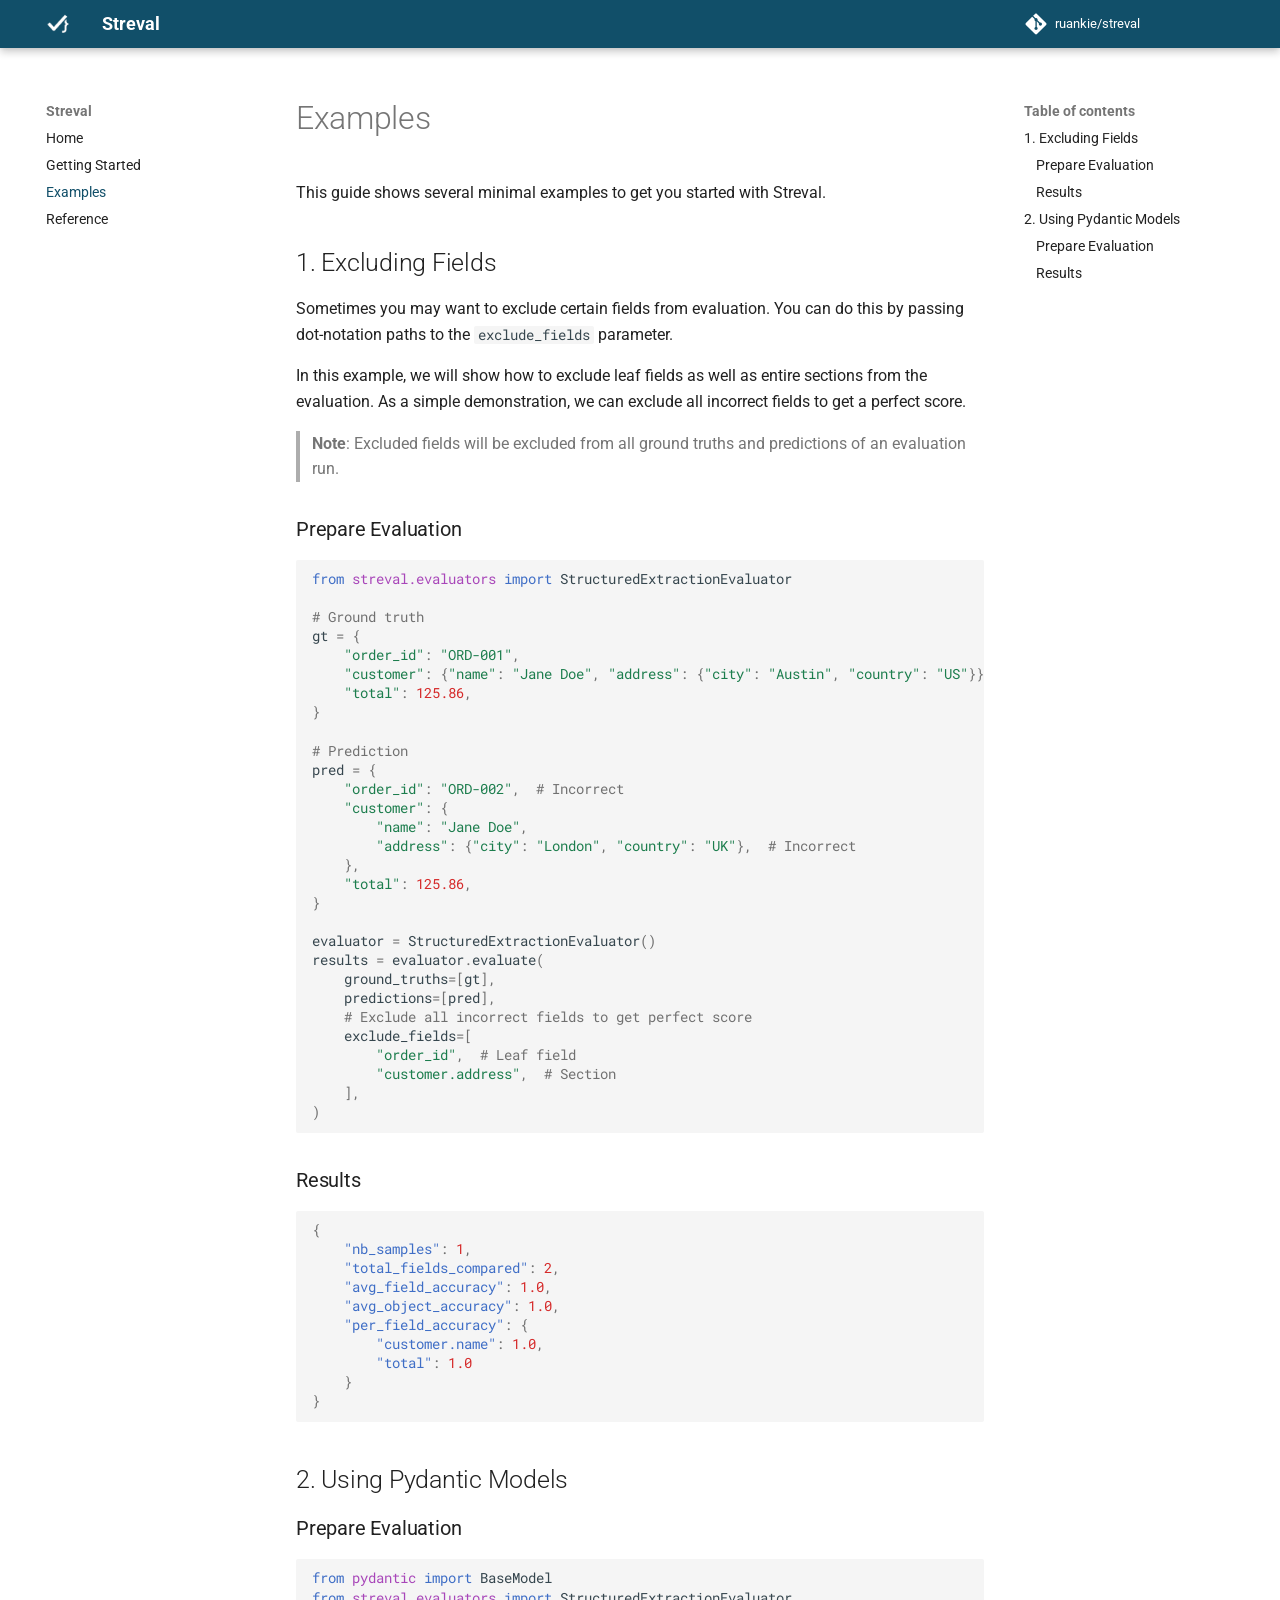
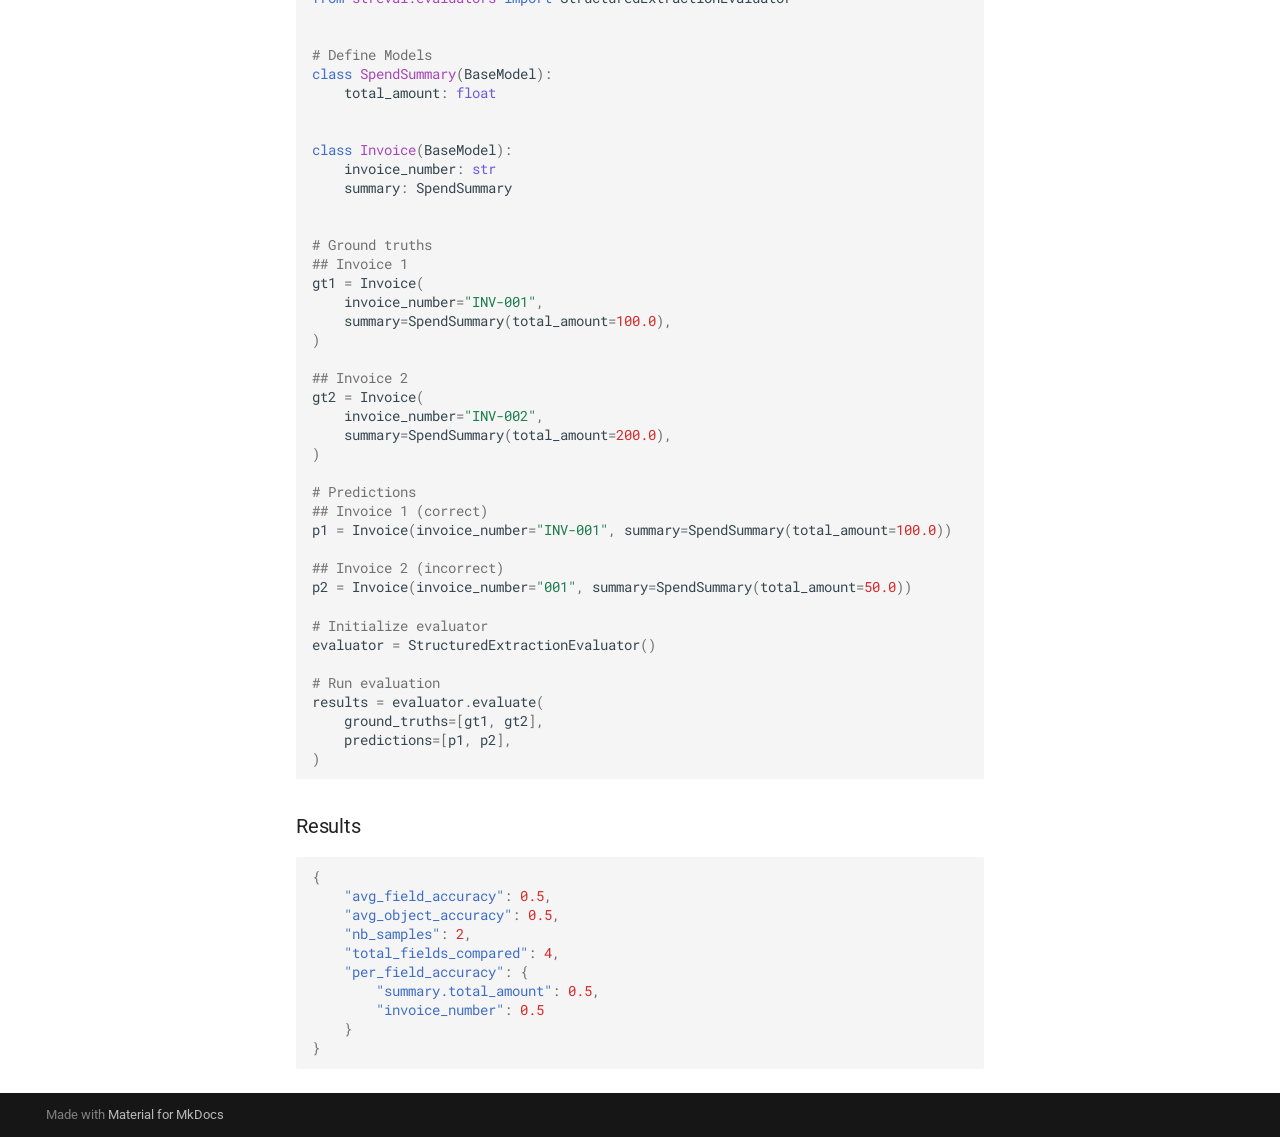
<file: examples/index.html>
<!doctype html>
<html lang="en" class="no-js">
  <head>
    
      <meta charset="utf-8">
      <meta name="viewport" content="width=device-width,initial-scale=1">
      
      
      
      
        <link rel="prev" href="../getting_started/">
      
      
        <link rel="next" href="../reference/">
      
      
        
      
      
      <link rel="icon" href="../img/favicon.ico">
      <meta name="generator" content="mkdocs-1.6.1, mkdocs-material-9.7.1">
    
    
      
        <title>Examples - Streval</title>
      
    
    
      <link rel="stylesheet" href="../assets/stylesheets/main.484c7ddc.min.css">
      
      


    
    
      
    
    
      
        
        
        <link rel="preconnect" href="https://fonts.gstatic.com" crossorigin>
        <link rel="stylesheet" href="https://fonts.googleapis.com/css?family=Roboto:300,300i,400,400i,700,700i%7CRoboto+Mono:400,400i,700,700i&display=fallback">
        <style>:root{--md-text-font:"Roboto";--md-code-font:"Roboto Mono"}</style>
      
    
    
      <link rel="stylesheet" href="../assets/_mkdocstrings.css">
    
      <link rel="stylesheet" href="../stylesheets/extra.css">
    
    <script>__md_scope=new URL("..",location),__md_hash=e=>[...e].reduce(((e,_)=>(e<<5)-e+_.charCodeAt(0)),0),__md_get=(e,_=localStorage,t=__md_scope)=>JSON.parse(_.getItem(t.pathname+"."+e)),__md_set=(e,_,t=localStorage,a=__md_scope)=>{try{t.setItem(a.pathname+"."+e,JSON.stringify(_))}catch(e){}}</script>
    
      

    
    
  </head>
  
  
    <body dir="ltr">
  
    
    <input class="md-toggle" data-md-toggle="drawer" type="checkbox" id="__drawer" autocomplete="off">
    <input class="md-toggle" data-md-toggle="search" type="checkbox" id="__search" autocomplete="off">
    <label class="md-overlay" for="__drawer"></label>
    <div data-md-component="skip">
      
        
        <a href="#examples" class="md-skip">
          Skip to content
        </a>
      
    </div>
    <div data-md-component="announce">
      
    </div>
    
    
      

  

<header class="md-header md-header--shadow" data-md-component="header">
  <nav class="md-header__inner md-grid" aria-label="Header">
    <a href=".." title="Streval" class="md-header__button md-logo" aria-label="Streval" data-md-component="logo">
      
  <img src="../img/logo_sq_white_no_bg.png" alt="logo">

    </a>
    <label class="md-header__button md-icon" for="__drawer">
      
      <svg xmlns="http://www.w3.org/2000/svg" viewBox="0 0 24 24"><path d="M3 6h18v2H3zm0 5h18v2H3zm0 5h18v2H3z"/></svg>
    </label>
    <div class="md-header__title" data-md-component="header-title">
      <div class="md-header__ellipsis">
        <div class="md-header__topic">
          <span class="md-ellipsis">
            Streval
          </span>
        </div>
        <div class="md-header__topic" data-md-component="header-topic">
          <span class="md-ellipsis">
            
              Examples
            
          </span>
        </div>
      </div>
    </div>
    
    
      <script>var palette=__md_get("__palette");if(palette&&palette.color){if("(prefers-color-scheme)"===palette.color.media){var media=matchMedia("(prefers-color-scheme: light)"),input=document.querySelector(media.matches?"[data-md-color-media='(prefers-color-scheme: light)']":"[data-md-color-media='(prefers-color-scheme: dark)']");palette.color.media=input.getAttribute("data-md-color-media"),palette.color.scheme=input.getAttribute("data-md-color-scheme"),palette.color.primary=input.getAttribute("data-md-color-primary"),palette.color.accent=input.getAttribute("data-md-color-accent")}for(var[key,value]of Object.entries(palette.color))document.body.setAttribute("data-md-color-"+key,value)}</script>
    
    
    
    
      <div class="md-header__source">
        <a href="https://github.com/ruankie/streval" title="Go to repository" class="md-source" data-md-component="source">
  <div class="md-source__icon md-icon">
    
    <svg xmlns="http://www.w3.org/2000/svg" viewBox="0 0 448 512"><!--! Font Awesome Free 7.1.0 by @fontawesome - https://fontawesome.com License - https://fontawesome.com/license/free (Icons: CC BY 4.0, Fonts: SIL OFL 1.1, Code: MIT License) Copyright 2025 Fonticons, Inc.--><path d="M439.6 236.1 244 40.5c-5.4-5.5-12.8-8.5-20.4-8.5s-15 3-20.4 8.4L162.5 81l51.5 51.5c27.1-9.1 52.7 16.8 43.4 43.7l49.7 49.7c34.2-11.8 61.2 31 35.5 56.7-26.5 26.5-70.2-2.9-56-37.3L240.3 199v121.9c25.3 12.5 22.3 41.8 9.1 55-6.4 6.4-15.2 10.1-24.3 10.1s-17.8-3.6-24.3-10.1c-17.6-17.6-11.1-46.9 11.2-56v-123c-20.8-8.5-24.6-30.7-18.6-45L142.6 101 8.5 235.1C3 240.6 0 247.9 0 255.5s3 15 8.5 20.4l195.6 195.7c5.4 5.4 12.7 8.4 20.4 8.4s15-3 20.4-8.4l194.7-194.7c5.4-5.4 8.4-12.8 8.4-20.4s-3-15-8.4-20.4"/></svg>
  </div>
  <div class="md-source__repository">
    ruankie/streval
  </div>
</a>
      </div>
    
  </nav>
  
</header>
    
    <div class="md-container" data-md-component="container">
      
      
        
          
        
      
      <main class="md-main" data-md-component="main">
        <div class="md-main__inner md-grid">
          
            
              
              <div class="md-sidebar md-sidebar--primary" data-md-component="sidebar" data-md-type="navigation" >
                <div class="md-sidebar__scrollwrap">
                  <div class="md-sidebar__inner">
                    



<nav class="md-nav md-nav--primary" aria-label="Navigation" data-md-level="0">
  <label class="md-nav__title" for="__drawer">
    <a href=".." title="Streval" class="md-nav__button md-logo" aria-label="Streval" data-md-component="logo">
      
  <img src="../img/logo_sq_white_no_bg.png" alt="logo">

    </a>
    Streval
  </label>
  
    <div class="md-nav__source">
      <a href="https://github.com/ruankie/streval" title="Go to repository" class="md-source" data-md-component="source">
  <div class="md-source__icon md-icon">
    
    <svg xmlns="http://www.w3.org/2000/svg" viewBox="0 0 448 512"><!--! Font Awesome Free 7.1.0 by @fontawesome - https://fontawesome.com License - https://fontawesome.com/license/free (Icons: CC BY 4.0, Fonts: SIL OFL 1.1, Code: MIT License) Copyright 2025 Fonticons, Inc.--><path d="M439.6 236.1 244 40.5c-5.4-5.5-12.8-8.5-20.4-8.5s-15 3-20.4 8.4L162.5 81l51.5 51.5c27.1-9.1 52.7 16.8 43.4 43.7l49.7 49.7c34.2-11.8 61.2 31 35.5 56.7-26.5 26.5-70.2-2.9-56-37.3L240.3 199v121.9c25.3 12.5 22.3 41.8 9.1 55-6.4 6.4-15.2 10.1-24.3 10.1s-17.8-3.6-24.3-10.1c-17.6-17.6-11.1-46.9 11.2-56v-123c-20.8-8.5-24.6-30.7-18.6-45L142.6 101 8.5 235.1C3 240.6 0 247.9 0 255.5s3 15 8.5 20.4l195.6 195.7c5.4 5.4 12.7 8.4 20.4 8.4s15-3 20.4-8.4l194.7-194.7c5.4-5.4 8.4-12.8 8.4-20.4s-3-15-8.4-20.4"/></svg>
  </div>
  <div class="md-source__repository">
    ruankie/streval
  </div>
</a>
    </div>
  
  <ul class="md-nav__list" data-md-scrollfix>
    
      
      
  
  
  
  
    <li class="md-nav__item">
      <a href=".." class="md-nav__link">
        
  
  
  <span class="md-ellipsis">
    
  
    Home
  

    
  </span>
  
  

      </a>
    </li>
  

    
      
      
  
  
  
  
    <li class="md-nav__item">
      <a href="../getting_started/" class="md-nav__link">
        
  
  
  <span class="md-ellipsis">
    
  
    Getting Started
  

    
  </span>
  
  

      </a>
    </li>
  

    
      
      
  
  
    
  
  
  
    <li class="md-nav__item md-nav__item--active">
      
      <input class="md-nav__toggle md-toggle" type="checkbox" id="__toc">
      
      
        
      
      
        <label class="md-nav__link md-nav__link--active" for="__toc">
          
  
  
  <span class="md-ellipsis">
    
  
    Examples
  

    
  </span>
  
  

          <span class="md-nav__icon md-icon"></span>
        </label>
      
      <a href="./" class="md-nav__link md-nav__link--active">
        
  
  
  <span class="md-ellipsis">
    
  
    Examples
  

    
  </span>
  
  

      </a>
      
        

<nav class="md-nav md-nav--secondary" aria-label="Table of contents">
  
  
  
    
  
  
    <label class="md-nav__title" for="__toc">
      <span class="md-nav__icon md-icon"></span>
      Table of contents
    </label>
    <ul class="md-nav__list" data-md-component="toc" data-md-scrollfix>
      
        <li class="md-nav__item">
  <a href="#1-excluding-fields" class="md-nav__link">
    <span class="md-ellipsis">
      
        1. Excluding Fields
      
    </span>
  </a>
  
    <nav class="md-nav" aria-label="1. Excluding Fields">
      <ul class="md-nav__list">
        
          <li class="md-nav__item">
  <a href="#prepare-evaluation" class="md-nav__link">
    <span class="md-ellipsis">
      
        Prepare Evaluation
      
    </span>
  </a>
  
</li>
        
          <li class="md-nav__item">
  <a href="#results" class="md-nav__link">
    <span class="md-ellipsis">
      
        Results
      
    </span>
  </a>
  
</li>
        
      </ul>
    </nav>
  
</li>
      
        <li class="md-nav__item">
  <a href="#2-using-pydantic-models" class="md-nav__link">
    <span class="md-ellipsis">
      
        2. Using Pydantic Models
      
    </span>
  </a>
  
    <nav class="md-nav" aria-label="2. Using Pydantic Models">
      <ul class="md-nav__list">
        
          <li class="md-nav__item">
  <a href="#prepare-evaluation_1" class="md-nav__link">
    <span class="md-ellipsis">
      
        Prepare Evaluation
      
    </span>
  </a>
  
</li>
        
          <li class="md-nav__item">
  <a href="#results_1" class="md-nav__link">
    <span class="md-ellipsis">
      
        Results
      
    </span>
  </a>
  
</li>
        
      </ul>
    </nav>
  
</li>
      
    </ul>
  
</nav>
      
    </li>
  

    
      
      
  
  
  
  
    <li class="md-nav__item">
      <a href="../reference/" class="md-nav__link">
        
  
  
  <span class="md-ellipsis">
    
  
    Reference
  

    
  </span>
  
  

      </a>
    </li>
  

    
  </ul>
</nav>
                  </div>
                </div>
              </div>
            
            
              
              <div class="md-sidebar md-sidebar--secondary" data-md-component="sidebar" data-md-type="toc" >
                <div class="md-sidebar__scrollwrap">
                  <div class="md-sidebar__inner">
                    

<nav class="md-nav md-nav--secondary" aria-label="Table of contents">
  
  
  
    
  
  
    <label class="md-nav__title" for="__toc">
      <span class="md-nav__icon md-icon"></span>
      Table of contents
    </label>
    <ul class="md-nav__list" data-md-component="toc" data-md-scrollfix>
      
        <li class="md-nav__item">
  <a href="#1-excluding-fields" class="md-nav__link">
    <span class="md-ellipsis">
      
        1. Excluding Fields
      
    </span>
  </a>
  
    <nav class="md-nav" aria-label="1. Excluding Fields">
      <ul class="md-nav__list">
        
          <li class="md-nav__item">
  <a href="#prepare-evaluation" class="md-nav__link">
    <span class="md-ellipsis">
      
        Prepare Evaluation
      
    </span>
  </a>
  
</li>
        
          <li class="md-nav__item">
  <a href="#results" class="md-nav__link">
    <span class="md-ellipsis">
      
        Results
      
    </span>
  </a>
  
</li>
        
      </ul>
    </nav>
  
</li>
      
        <li class="md-nav__item">
  <a href="#2-using-pydantic-models" class="md-nav__link">
    <span class="md-ellipsis">
      
        2. Using Pydantic Models
      
    </span>
  </a>
  
    <nav class="md-nav" aria-label="2. Using Pydantic Models">
      <ul class="md-nav__list">
        
          <li class="md-nav__item">
  <a href="#prepare-evaluation_1" class="md-nav__link">
    <span class="md-ellipsis">
      
        Prepare Evaluation
      
    </span>
  </a>
  
</li>
        
          <li class="md-nav__item">
  <a href="#results_1" class="md-nav__link">
    <span class="md-ellipsis">
      
        Results
      
    </span>
  </a>
  
</li>
        
      </ul>
    </nav>
  
</li>
      
    </ul>
  
</nav>
                  </div>
                </div>
              </div>
            
          
          
            <div class="md-content" data-md-component="content">
              
              <article class="md-content__inner md-typeset">
                
                  


  
  


<h1 id="examples">Examples</h1>
<p>This guide shows several minimal examples to get you started with Streval.</p>
<h2 id="1-excluding-fields">1. Excluding Fields</h2>
<p>Sometimes you may want to exclude certain fields from evaluation. You can do this by passing dot-notation paths to the <code>exclude_fields</code> parameter.</p>
<p>In this example, we will show how to exclude leaf fields as well as entire sections from the evaluation. As a simple demonstration, we can exclude all incorrect fields to get a perfect score.</p>
<blockquote>
<p><strong>Note</strong>: Excluded fields will be excluded from all ground truths and predictions of an evaluation run.</p>
</blockquote>
<h3 id="prepare-evaluation">Prepare Evaluation</h3>
<div class="highlight"><pre><span></span><code><span class="kn">from</span><span class="w"> </span><span class="nn">streval.evaluators</span><span class="w"> </span><span class="kn">import</span> <span class="n">StructuredExtractionEvaluator</span>

<span class="c1"># Ground truth</span>
<span class="n">gt</span> <span class="o">=</span> <span class="p">{</span>
    <span class="s2">&quot;order_id&quot;</span><span class="p">:</span> <span class="s2">&quot;ORD-001&quot;</span><span class="p">,</span>
    <span class="s2">&quot;customer&quot;</span><span class="p">:</span> <span class="p">{</span><span class="s2">&quot;name&quot;</span><span class="p">:</span> <span class="s2">&quot;Jane Doe&quot;</span><span class="p">,</span> <span class="s2">&quot;address&quot;</span><span class="p">:</span> <span class="p">{</span><span class="s2">&quot;city&quot;</span><span class="p">:</span> <span class="s2">&quot;Austin&quot;</span><span class="p">,</span> <span class="s2">&quot;country&quot;</span><span class="p">:</span> <span class="s2">&quot;US&quot;</span><span class="p">}},</span>
    <span class="s2">&quot;total&quot;</span><span class="p">:</span> <span class="mf">125.86</span><span class="p">,</span>
<span class="p">}</span>

<span class="c1"># Prediction</span>
<span class="n">pred</span> <span class="o">=</span> <span class="p">{</span>
    <span class="s2">&quot;order_id&quot;</span><span class="p">:</span> <span class="s2">&quot;ORD-002&quot;</span><span class="p">,</span>  <span class="c1"># Incorrect</span>
    <span class="s2">&quot;customer&quot;</span><span class="p">:</span> <span class="p">{</span>
        <span class="s2">&quot;name&quot;</span><span class="p">:</span> <span class="s2">&quot;Jane Doe&quot;</span><span class="p">,</span>
        <span class="s2">&quot;address&quot;</span><span class="p">:</span> <span class="p">{</span><span class="s2">&quot;city&quot;</span><span class="p">:</span> <span class="s2">&quot;London&quot;</span><span class="p">,</span> <span class="s2">&quot;country&quot;</span><span class="p">:</span> <span class="s2">&quot;UK&quot;</span><span class="p">},</span>  <span class="c1"># Incorrect</span>
    <span class="p">},</span>
    <span class="s2">&quot;total&quot;</span><span class="p">:</span> <span class="mf">125.86</span><span class="p">,</span>
<span class="p">}</span>

<span class="n">evaluator</span> <span class="o">=</span> <span class="n">StructuredExtractionEvaluator</span><span class="p">()</span>
<span class="n">results</span> <span class="o">=</span> <span class="n">evaluator</span><span class="o">.</span><span class="n">evaluate</span><span class="p">(</span>
    <span class="n">ground_truths</span><span class="o">=</span><span class="p">[</span><span class="n">gt</span><span class="p">],</span>
    <span class="n">predictions</span><span class="o">=</span><span class="p">[</span><span class="n">pred</span><span class="p">],</span>
    <span class="c1"># Exclude all incorrect fields to get perfect score</span>
    <span class="n">exclude_fields</span><span class="o">=</span><span class="p">[</span>
        <span class="s2">&quot;order_id&quot;</span><span class="p">,</span>  <span class="c1"># Leaf field</span>
        <span class="s2">&quot;customer.address&quot;</span><span class="p">,</span>  <span class="c1"># Section</span>
    <span class="p">],</span>
<span class="p">)</span>
</code></pre></div>
<h3 id="results">Results</h3>
<div class="highlight"><pre><span></span><code><span class="p">{</span>
<span class="w">    </span><span class="nt">&quot;nb_samples&quot;</span><span class="p">:</span><span class="w"> </span><span class="mi">1</span><span class="p">,</span>
<span class="w">    </span><span class="nt">&quot;total_fields_compared&quot;</span><span class="p">:</span><span class="w"> </span><span class="mi">2</span><span class="p">,</span>
<span class="w">    </span><span class="nt">&quot;avg_field_accuracy&quot;</span><span class="p">:</span><span class="w"> </span><span class="mf">1.0</span><span class="p">,</span>
<span class="w">    </span><span class="nt">&quot;avg_object_accuracy&quot;</span><span class="p">:</span><span class="w"> </span><span class="mf">1.0</span><span class="p">,</span>
<span class="w">    </span><span class="nt">&quot;per_field_accuracy&quot;</span><span class="p">:</span><span class="w"> </span><span class="p">{</span>
<span class="w">        </span><span class="nt">&quot;customer.name&quot;</span><span class="p">:</span><span class="w"> </span><span class="mf">1.0</span><span class="p">,</span>
<span class="w">        </span><span class="nt">&quot;total&quot;</span><span class="p">:</span><span class="w"> </span><span class="mf">1.0</span>
<span class="w">    </span><span class="p">}</span>
<span class="p">}</span>
</code></pre></div>
<h2 id="2-using-pydantic-models">2. Using Pydantic Models</h2>
<h3 id="prepare-evaluation_1">Prepare Evaluation</h3>
<div class="highlight"><pre><span></span><code><span class="kn">from</span><span class="w"> </span><span class="nn">pydantic</span><span class="w"> </span><span class="kn">import</span> <span class="n">BaseModel</span>
<span class="kn">from</span><span class="w"> </span><span class="nn">streval.evaluators</span><span class="w"> </span><span class="kn">import</span> <span class="n">StructuredExtractionEvaluator</span>


<span class="c1"># Define Models</span>
<span class="k">class</span><span class="w"> </span><span class="nc">SpendSummary</span><span class="p">(</span><span class="n">BaseModel</span><span class="p">):</span>
    <span class="n">total_amount</span><span class="p">:</span> <span class="nb">float</span>


<span class="k">class</span><span class="w"> </span><span class="nc">Invoice</span><span class="p">(</span><span class="n">BaseModel</span><span class="p">):</span>
    <span class="n">invoice_number</span><span class="p">:</span> <span class="nb">str</span>
    <span class="n">summary</span><span class="p">:</span> <span class="n">SpendSummary</span>


<span class="c1"># Ground truths</span>
<span class="c1">## Invoice 1</span>
<span class="n">gt1</span> <span class="o">=</span> <span class="n">Invoice</span><span class="p">(</span>
    <span class="n">invoice_number</span><span class="o">=</span><span class="s2">&quot;INV-001&quot;</span><span class="p">,</span>
    <span class="n">summary</span><span class="o">=</span><span class="n">SpendSummary</span><span class="p">(</span><span class="n">total_amount</span><span class="o">=</span><span class="mf">100.0</span><span class="p">),</span>
<span class="p">)</span>

<span class="c1">## Invoice 2</span>
<span class="n">gt2</span> <span class="o">=</span> <span class="n">Invoice</span><span class="p">(</span>
    <span class="n">invoice_number</span><span class="o">=</span><span class="s2">&quot;INV-002&quot;</span><span class="p">,</span>
    <span class="n">summary</span><span class="o">=</span><span class="n">SpendSummary</span><span class="p">(</span><span class="n">total_amount</span><span class="o">=</span><span class="mf">200.0</span><span class="p">),</span>
<span class="p">)</span>

<span class="c1"># Predictions</span>
<span class="c1">## Invoice 1 (correct)</span>
<span class="n">p1</span> <span class="o">=</span> <span class="n">Invoice</span><span class="p">(</span><span class="n">invoice_number</span><span class="o">=</span><span class="s2">&quot;INV-001&quot;</span><span class="p">,</span> <span class="n">summary</span><span class="o">=</span><span class="n">SpendSummary</span><span class="p">(</span><span class="n">total_amount</span><span class="o">=</span><span class="mf">100.0</span><span class="p">))</span>

<span class="c1">## Invoice 2 (incorrect)</span>
<span class="n">p2</span> <span class="o">=</span> <span class="n">Invoice</span><span class="p">(</span><span class="n">invoice_number</span><span class="o">=</span><span class="s2">&quot;001&quot;</span><span class="p">,</span> <span class="n">summary</span><span class="o">=</span><span class="n">SpendSummary</span><span class="p">(</span><span class="n">total_amount</span><span class="o">=</span><span class="mf">50.0</span><span class="p">))</span>

<span class="c1"># Initialize evaluator</span>
<span class="n">evaluator</span> <span class="o">=</span> <span class="n">StructuredExtractionEvaluator</span><span class="p">()</span>

<span class="c1"># Run evaluation</span>
<span class="n">results</span> <span class="o">=</span> <span class="n">evaluator</span><span class="o">.</span><span class="n">evaluate</span><span class="p">(</span>
    <span class="n">ground_truths</span><span class="o">=</span><span class="p">[</span><span class="n">gt1</span><span class="p">,</span> <span class="n">gt2</span><span class="p">],</span>
    <span class="n">predictions</span><span class="o">=</span><span class="p">[</span><span class="n">p1</span><span class="p">,</span> <span class="n">p2</span><span class="p">],</span>
<span class="p">)</span>
</code></pre></div>
<h3 id="results_1">Results</h3>
<div class="highlight"><pre><span></span><code><span class="p">{</span>
<span class="w">    </span><span class="nt">&quot;avg_field_accuracy&quot;</span><span class="p">:</span><span class="w"> </span><span class="mf">0.5</span><span class="p">,</span>
<span class="w">    </span><span class="nt">&quot;avg_object_accuracy&quot;</span><span class="p">:</span><span class="w"> </span><span class="mf">0.5</span><span class="p">,</span>
<span class="w">    </span><span class="nt">&quot;nb_samples&quot;</span><span class="p">:</span><span class="w"> </span><span class="mi">2</span><span class="p">,</span>
<span class="w">    </span><span class="nt">&quot;total_fields_compared&quot;</span><span class="p">:</span><span class="w"> </span><span class="mi">4</span><span class="p">,</span>
<span class="w">    </span><span class="nt">&quot;per_field_accuracy&quot;</span><span class="p">:</span><span class="w"> </span><span class="p">{</span>
<span class="w">        </span><span class="nt">&quot;summary.total_amount&quot;</span><span class="p">:</span><span class="w"> </span><span class="mf">0.5</span><span class="p">,</span>
<span class="w">        </span><span class="nt">&quot;invoice_number&quot;</span><span class="p">:</span><span class="w"> </span><span class="mf">0.5</span>
<span class="w">    </span><span class="p">}</span>
<span class="p">}</span>
</code></pre></div>












                
              </article>
            </div>
          
          
<script>var target=document.getElementById(location.hash.slice(1));target&&target.name&&(target.checked=target.name.startsWith("__tabbed_"))</script>
        </div>
        
      </main>
      
        <footer class="md-footer">
  
  <div class="md-footer-meta md-typeset">
    <div class="md-footer-meta__inner md-grid">
      <div class="md-copyright">
  
  
    Made with
    <a href="https://squidfunk.github.io/mkdocs-material/" target="_blank" rel="noopener">
      Material for MkDocs
    </a>
  
</div>
      
    </div>
  </div>
</footer>
      
    </div>
    <div class="md-dialog" data-md-component="dialog">
      <div class="md-dialog__inner md-typeset"></div>
    </div>
    
    
    
      
      
      <script id="__config" type="application/json">{"annotate": null, "base": "..", "features": ["tabs", "navigation.expand", "navigation.sections"], "search": "../assets/javascripts/workers/search.2c215733.min.js", "tags": null, "translations": {"clipboard.copied": "Copied to clipboard", "clipboard.copy": "Copy to clipboard", "search.result.more.one": "1 more on this page", "search.result.more.other": "# more on this page", "search.result.none": "No matching documents", "search.result.one": "1 matching document", "search.result.other": "# matching documents", "search.result.placeholder": "Type to start searching", "search.result.term.missing": "Missing", "select.version": "Select version"}, "version": null}</script>
    
    
      <script src="../assets/javascripts/bundle.79ae519e.min.js"></script>
      
    
  </body>
</html>
</file>
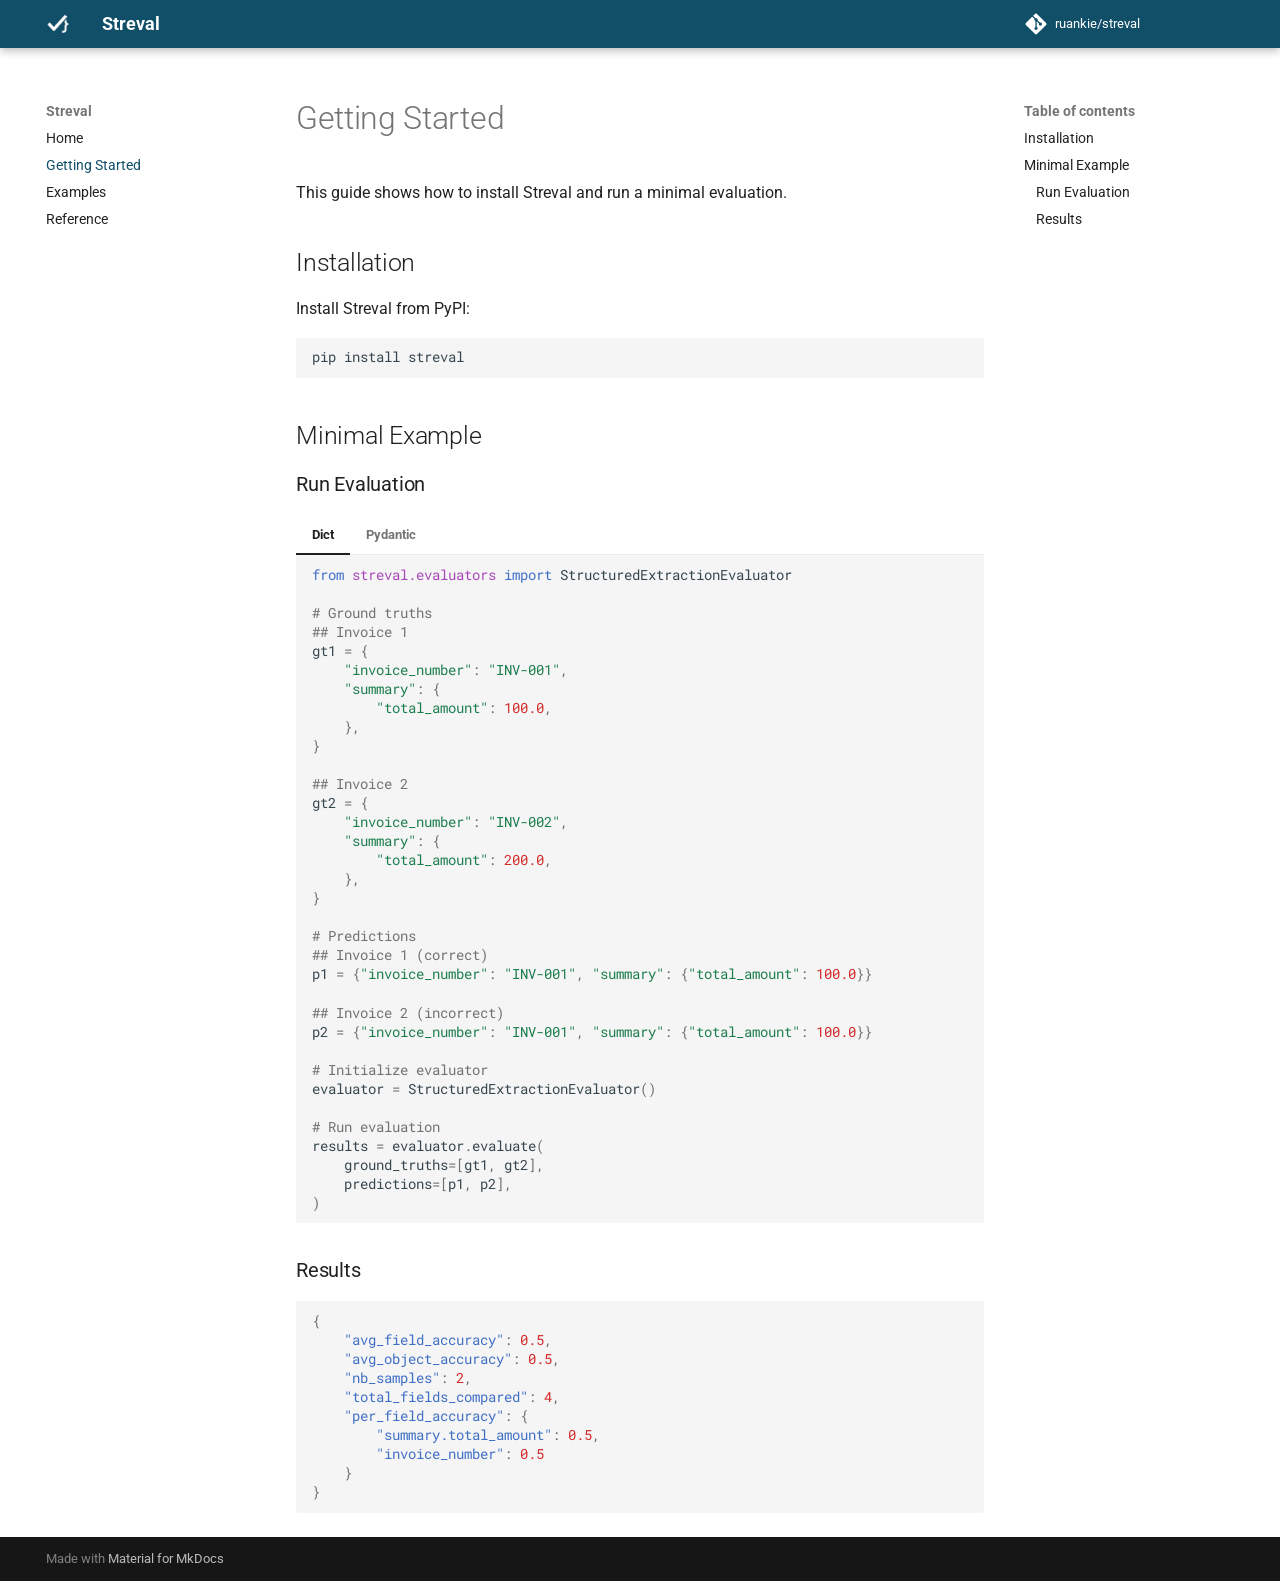
<file: getting_started/index.html>
<!doctype html>
<html lang="en" class="no-js">
  <head>
    
      <meta charset="utf-8">
      <meta name="viewport" content="width=device-width,initial-scale=1">
      
      
      
      
        <link rel="prev" href="..">
      
      
        <link rel="next" href="../examples/">
      
      
        
      
      
      <link rel="icon" href="../img/favicon.ico">
      <meta name="generator" content="mkdocs-1.6.1, mkdocs-material-9.7.1">
    
    
      
        <title>Getting Started - Streval</title>
      
    
    
      <link rel="stylesheet" href="../assets/stylesheets/main.484c7ddc.min.css">
      
      


    
    
      
    
    
      
        
        
        <link rel="preconnect" href="https://fonts.gstatic.com" crossorigin>
        <link rel="stylesheet" href="https://fonts.googleapis.com/css?family=Roboto:300,300i,400,400i,700,700i%7CRoboto+Mono:400,400i,700,700i&display=fallback">
        <style>:root{--md-text-font:"Roboto";--md-code-font:"Roboto Mono"}</style>
      
    
    
      <link rel="stylesheet" href="../assets/_mkdocstrings.css">
    
      <link rel="stylesheet" href="../stylesheets/extra.css">
    
    <script>__md_scope=new URL("..",location),__md_hash=e=>[...e].reduce(((e,_)=>(e<<5)-e+_.charCodeAt(0)),0),__md_get=(e,_=localStorage,t=__md_scope)=>JSON.parse(_.getItem(t.pathname+"."+e)),__md_set=(e,_,t=localStorage,a=__md_scope)=>{try{t.setItem(a.pathname+"."+e,JSON.stringify(_))}catch(e){}}</script>
    
      

    
    
  </head>
  
  
    <body dir="ltr">
  
    
    <input class="md-toggle" data-md-toggle="drawer" type="checkbox" id="__drawer" autocomplete="off">
    <input class="md-toggle" data-md-toggle="search" type="checkbox" id="__search" autocomplete="off">
    <label class="md-overlay" for="__drawer"></label>
    <div data-md-component="skip">
      
        
        <a href="#getting-started" class="md-skip">
          Skip to content
        </a>
      
    </div>
    <div data-md-component="announce">
      
    </div>
    
    
      

  

<header class="md-header md-header--shadow" data-md-component="header">
  <nav class="md-header__inner md-grid" aria-label="Header">
    <a href=".." title="Streval" class="md-header__button md-logo" aria-label="Streval" data-md-component="logo">
      
  <img src="../img/logo_sq_white_no_bg.png" alt="logo">

    </a>
    <label class="md-header__button md-icon" for="__drawer">
      
      <svg xmlns="http://www.w3.org/2000/svg" viewBox="0 0 24 24"><path d="M3 6h18v2H3zm0 5h18v2H3zm0 5h18v2H3z"/></svg>
    </label>
    <div class="md-header__title" data-md-component="header-title">
      <div class="md-header__ellipsis">
        <div class="md-header__topic">
          <span class="md-ellipsis">
            Streval
          </span>
        </div>
        <div class="md-header__topic" data-md-component="header-topic">
          <span class="md-ellipsis">
            
              Getting Started
            
          </span>
        </div>
      </div>
    </div>
    
    
      <script>var palette=__md_get("__palette");if(palette&&palette.color){if("(prefers-color-scheme)"===palette.color.media){var media=matchMedia("(prefers-color-scheme: light)"),input=document.querySelector(media.matches?"[data-md-color-media='(prefers-color-scheme: light)']":"[data-md-color-media='(prefers-color-scheme: dark)']");palette.color.media=input.getAttribute("data-md-color-media"),palette.color.scheme=input.getAttribute("data-md-color-scheme"),palette.color.primary=input.getAttribute("data-md-color-primary"),palette.color.accent=input.getAttribute("data-md-color-accent")}for(var[key,value]of Object.entries(palette.color))document.body.setAttribute("data-md-color-"+key,value)}</script>
    
    
    
    
      <div class="md-header__source">
        <a href="https://github.com/ruankie/streval" title="Go to repository" class="md-source" data-md-component="source">
  <div class="md-source__icon md-icon">
    
    <svg xmlns="http://www.w3.org/2000/svg" viewBox="0 0 448 512"><!--! Font Awesome Free 7.1.0 by @fontawesome - https://fontawesome.com License - https://fontawesome.com/license/free (Icons: CC BY 4.0, Fonts: SIL OFL 1.1, Code: MIT License) Copyright 2025 Fonticons, Inc.--><path d="M439.6 236.1 244 40.5c-5.4-5.5-12.8-8.5-20.4-8.5s-15 3-20.4 8.4L162.5 81l51.5 51.5c27.1-9.1 52.7 16.8 43.4 43.7l49.7 49.7c34.2-11.8 61.2 31 35.5 56.7-26.5 26.5-70.2-2.9-56-37.3L240.3 199v121.9c25.3 12.5 22.3 41.8 9.1 55-6.4 6.4-15.2 10.1-24.3 10.1s-17.8-3.6-24.3-10.1c-17.6-17.6-11.1-46.9 11.2-56v-123c-20.8-8.5-24.6-30.7-18.6-45L142.6 101 8.5 235.1C3 240.6 0 247.9 0 255.5s3 15 8.5 20.4l195.6 195.7c5.4 5.4 12.7 8.4 20.4 8.4s15-3 20.4-8.4l194.7-194.7c5.4-5.4 8.4-12.8 8.4-20.4s-3-15-8.4-20.4"/></svg>
  </div>
  <div class="md-source__repository">
    ruankie/streval
  </div>
</a>
      </div>
    
  </nav>
  
</header>
    
    <div class="md-container" data-md-component="container">
      
      
        
          
        
      
      <main class="md-main" data-md-component="main">
        <div class="md-main__inner md-grid">
          
            
              
              <div class="md-sidebar md-sidebar--primary" data-md-component="sidebar" data-md-type="navigation" >
                <div class="md-sidebar__scrollwrap">
                  <div class="md-sidebar__inner">
                    



<nav class="md-nav md-nav--primary" aria-label="Navigation" data-md-level="0">
  <label class="md-nav__title" for="__drawer">
    <a href=".." title="Streval" class="md-nav__button md-logo" aria-label="Streval" data-md-component="logo">
      
  <img src="../img/logo_sq_white_no_bg.png" alt="logo">

    </a>
    Streval
  </label>
  
    <div class="md-nav__source">
      <a href="https://github.com/ruankie/streval" title="Go to repository" class="md-source" data-md-component="source">
  <div class="md-source__icon md-icon">
    
    <svg xmlns="http://www.w3.org/2000/svg" viewBox="0 0 448 512"><!--! Font Awesome Free 7.1.0 by @fontawesome - https://fontawesome.com License - https://fontawesome.com/license/free (Icons: CC BY 4.0, Fonts: SIL OFL 1.1, Code: MIT License) Copyright 2025 Fonticons, Inc.--><path d="M439.6 236.1 244 40.5c-5.4-5.5-12.8-8.5-20.4-8.5s-15 3-20.4 8.4L162.5 81l51.5 51.5c27.1-9.1 52.7 16.8 43.4 43.7l49.7 49.7c34.2-11.8 61.2 31 35.5 56.7-26.5 26.5-70.2-2.9-56-37.3L240.3 199v121.9c25.3 12.5 22.3 41.8 9.1 55-6.4 6.4-15.2 10.1-24.3 10.1s-17.8-3.6-24.3-10.1c-17.6-17.6-11.1-46.9 11.2-56v-123c-20.8-8.5-24.6-30.7-18.6-45L142.6 101 8.5 235.1C3 240.6 0 247.9 0 255.5s3 15 8.5 20.4l195.6 195.7c5.4 5.4 12.7 8.4 20.4 8.4s15-3 20.4-8.4l194.7-194.7c5.4-5.4 8.4-12.8 8.4-20.4s-3-15-8.4-20.4"/></svg>
  </div>
  <div class="md-source__repository">
    ruankie/streval
  </div>
</a>
    </div>
  
  <ul class="md-nav__list" data-md-scrollfix>
    
      
      
  
  
  
  
    <li class="md-nav__item">
      <a href=".." class="md-nav__link">
        
  
  
  <span class="md-ellipsis">
    
  
    Home
  

    
  </span>
  
  

      </a>
    </li>
  

    
      
      
  
  
    
  
  
  
    <li class="md-nav__item md-nav__item--active">
      
      <input class="md-nav__toggle md-toggle" type="checkbox" id="__toc">
      
      
        
      
      
        <label class="md-nav__link md-nav__link--active" for="__toc">
          
  
  
  <span class="md-ellipsis">
    
  
    Getting Started
  

    
  </span>
  
  

          <span class="md-nav__icon md-icon"></span>
        </label>
      
      <a href="./" class="md-nav__link md-nav__link--active">
        
  
  
  <span class="md-ellipsis">
    
  
    Getting Started
  

    
  </span>
  
  

      </a>
      
        

<nav class="md-nav md-nav--secondary" aria-label="Table of contents">
  
  
  
    
  
  
    <label class="md-nav__title" for="__toc">
      <span class="md-nav__icon md-icon"></span>
      Table of contents
    </label>
    <ul class="md-nav__list" data-md-component="toc" data-md-scrollfix>
      
        <li class="md-nav__item">
  <a href="#installation" class="md-nav__link">
    <span class="md-ellipsis">
      
        Installation
      
    </span>
  </a>
  
</li>
      
        <li class="md-nav__item">
  <a href="#minimal-example" class="md-nav__link">
    <span class="md-ellipsis">
      
        Minimal Example
      
    </span>
  </a>
  
    <nav class="md-nav" aria-label="Minimal Example">
      <ul class="md-nav__list">
        
          <li class="md-nav__item">
  <a href="#run-evaluation" class="md-nav__link">
    <span class="md-ellipsis">
      
        Run Evaluation
      
    </span>
  </a>
  
</li>
        
          <li class="md-nav__item">
  <a href="#results" class="md-nav__link">
    <span class="md-ellipsis">
      
        Results
      
    </span>
  </a>
  
</li>
        
      </ul>
    </nav>
  
</li>
      
    </ul>
  
</nav>
      
    </li>
  

    
      
      
  
  
  
  
    <li class="md-nav__item">
      <a href="../examples/" class="md-nav__link">
        
  
  
  <span class="md-ellipsis">
    
  
    Examples
  

    
  </span>
  
  

      </a>
    </li>
  

    
      
      
  
  
  
  
    <li class="md-nav__item">
      <a href="../reference/" class="md-nav__link">
        
  
  
  <span class="md-ellipsis">
    
  
    Reference
  

    
  </span>
  
  

      </a>
    </li>
  

    
  </ul>
</nav>
                  </div>
                </div>
              </div>
            
            
              
              <div class="md-sidebar md-sidebar--secondary" data-md-component="sidebar" data-md-type="toc" >
                <div class="md-sidebar__scrollwrap">
                  <div class="md-sidebar__inner">
                    

<nav class="md-nav md-nav--secondary" aria-label="Table of contents">
  
  
  
    
  
  
    <label class="md-nav__title" for="__toc">
      <span class="md-nav__icon md-icon"></span>
      Table of contents
    </label>
    <ul class="md-nav__list" data-md-component="toc" data-md-scrollfix>
      
        <li class="md-nav__item">
  <a href="#installation" class="md-nav__link">
    <span class="md-ellipsis">
      
        Installation
      
    </span>
  </a>
  
</li>
      
        <li class="md-nav__item">
  <a href="#minimal-example" class="md-nav__link">
    <span class="md-ellipsis">
      
        Minimal Example
      
    </span>
  </a>
  
    <nav class="md-nav" aria-label="Minimal Example">
      <ul class="md-nav__list">
        
          <li class="md-nav__item">
  <a href="#run-evaluation" class="md-nav__link">
    <span class="md-ellipsis">
      
        Run Evaluation
      
    </span>
  </a>
  
</li>
        
          <li class="md-nav__item">
  <a href="#results" class="md-nav__link">
    <span class="md-ellipsis">
      
        Results
      
    </span>
  </a>
  
</li>
        
      </ul>
    </nav>
  
</li>
      
    </ul>
  
</nav>
                  </div>
                </div>
              </div>
            
          
          
            <div class="md-content" data-md-component="content">
              
              <article class="md-content__inner md-typeset">
                
                  


  
  


<h1 id="getting-started">Getting Started</h1>
<p>This guide shows how to install Streval and run a minimal evaluation.</p>
<h2 id="installation">Installation</h2>
<p>Install Streval from PyPI:</p>
<div class="highlight"><pre><span></span><code>pip<span class="w"> </span>install<span class="w"> </span>streval
</code></pre></div>
<h2 id="minimal-example">Minimal Example</h2>
<h3 id="run-evaluation">Run Evaluation</h3>
<div class="tabbed-set tabbed-alternate" data-tabs="1:2"><input checked="checked" id="__tabbed_1_1" name="__tabbed_1" type="radio" /><input id="__tabbed_1_2" name="__tabbed_1" type="radio" /><div class="tabbed-labels"><label for="__tabbed_1_1">Dict</label><label for="__tabbed_1_2">Pydantic</label></div>
<div class="tabbed-content">
<div class="tabbed-block">
<div class="highlight"><pre><span></span><code><span class="kn">from</span><span class="w"> </span><span class="nn">streval.evaluators</span><span class="w"> </span><span class="kn">import</span> <span class="n">StructuredExtractionEvaluator</span>

<span class="c1"># Ground truths</span>
<span class="c1">## Invoice 1</span>
<span class="n">gt1</span> <span class="o">=</span> <span class="p">{</span>
    <span class="s2">&quot;invoice_number&quot;</span><span class="p">:</span> <span class="s2">&quot;INV-001&quot;</span><span class="p">,</span>
    <span class="s2">&quot;summary&quot;</span><span class="p">:</span> <span class="p">{</span>
        <span class="s2">&quot;total_amount&quot;</span><span class="p">:</span> <span class="mf">100.0</span><span class="p">,</span>
    <span class="p">},</span>
<span class="p">}</span>

<span class="c1">## Invoice 2</span>
<span class="n">gt2</span> <span class="o">=</span> <span class="p">{</span>
    <span class="s2">&quot;invoice_number&quot;</span><span class="p">:</span> <span class="s2">&quot;INV-002&quot;</span><span class="p">,</span>
    <span class="s2">&quot;summary&quot;</span><span class="p">:</span> <span class="p">{</span>
        <span class="s2">&quot;total_amount&quot;</span><span class="p">:</span> <span class="mf">200.0</span><span class="p">,</span>
    <span class="p">},</span>
<span class="p">}</span>

<span class="c1"># Predictions</span>
<span class="c1">## Invoice 1 (correct)</span>
<span class="n">p1</span> <span class="o">=</span> <span class="p">{</span><span class="s2">&quot;invoice_number&quot;</span><span class="p">:</span> <span class="s2">&quot;INV-001&quot;</span><span class="p">,</span> <span class="s2">&quot;summary&quot;</span><span class="p">:</span> <span class="p">{</span><span class="s2">&quot;total_amount&quot;</span><span class="p">:</span> <span class="mf">100.0</span><span class="p">}}</span>

<span class="c1">## Invoice 2 (incorrect)</span>
<span class="n">p2</span> <span class="o">=</span> <span class="p">{</span><span class="s2">&quot;invoice_number&quot;</span><span class="p">:</span> <span class="s2">&quot;INV-001&quot;</span><span class="p">,</span> <span class="s2">&quot;summary&quot;</span><span class="p">:</span> <span class="p">{</span><span class="s2">&quot;total_amount&quot;</span><span class="p">:</span> <span class="mf">100.0</span><span class="p">}}</span>

<span class="c1"># Initialize evaluator</span>
<span class="n">evaluator</span> <span class="o">=</span> <span class="n">StructuredExtractionEvaluator</span><span class="p">()</span>

<span class="c1"># Run evaluation</span>
<span class="n">results</span> <span class="o">=</span> <span class="n">evaluator</span><span class="o">.</span><span class="n">evaluate</span><span class="p">(</span>
    <span class="n">ground_truths</span><span class="o">=</span><span class="p">[</span><span class="n">gt1</span><span class="p">,</span> <span class="n">gt2</span><span class="p">],</span>
    <span class="n">predictions</span><span class="o">=</span><span class="p">[</span><span class="n">p1</span><span class="p">,</span> <span class="n">p2</span><span class="p">],</span>
<span class="p">)</span>
</code></pre></div>
</div>
<div class="tabbed-block">
<div class="highlight"><pre><span></span><code><span class="kn">from</span><span class="w"> </span><span class="nn">pydantic</span><span class="w"> </span><span class="kn">import</span> <span class="n">BaseModel</span>
<span class="kn">from</span><span class="w"> </span><span class="nn">streval.evaluators</span><span class="w"> </span><span class="kn">import</span> <span class="n">StructuredExtractionEvaluator</span>


<span class="c1"># Define Models</span>
<span class="k">class</span><span class="w"> </span><span class="nc">SpendSummary</span><span class="p">(</span><span class="n">BaseModel</span><span class="p">):</span>
    <span class="n">total_amount</span><span class="p">:</span> <span class="nb">float</span>


<span class="k">class</span><span class="w"> </span><span class="nc">Invoice</span><span class="p">(</span><span class="n">BaseModel</span><span class="p">):</span>
    <span class="n">invoice_number</span><span class="p">:</span> <span class="nb">str</span>
    <span class="n">summary</span><span class="p">:</span> <span class="n">SpendSummary</span>


<span class="c1"># Ground truths</span>
<span class="c1">## Invoice 1</span>
<span class="n">gt1</span> <span class="o">=</span> <span class="n">Invoice</span><span class="p">(</span>
    <span class="n">invoice_number</span><span class="o">=</span><span class="s2">&quot;INV-001&quot;</span><span class="p">,</span>
    <span class="n">summary</span><span class="o">=</span><span class="n">SpendSummary</span><span class="p">(</span><span class="n">total_amount</span><span class="o">=</span><span class="mf">100.0</span><span class="p">),</span>
<span class="p">)</span>

<span class="c1">## Invoice 2</span>
<span class="n">gt2</span> <span class="o">=</span> <span class="n">Invoice</span><span class="p">(</span>
    <span class="n">invoice_number</span><span class="o">=</span><span class="s2">&quot;INV-002&quot;</span><span class="p">,</span>
    <span class="n">summary</span><span class="o">=</span><span class="n">SpendSummary</span><span class="p">(</span><span class="n">total_amount</span><span class="o">=</span><span class="mf">200.0</span><span class="p">),</span>
<span class="p">)</span>

<span class="c1"># Predictions</span>
<span class="c1">## Invoice 1 (correct)</span>
<span class="n">p1</span> <span class="o">=</span> <span class="n">Invoice</span><span class="p">(</span><span class="n">invoice_number</span><span class="o">=</span><span class="s2">&quot;INV-001&quot;</span><span class="p">,</span> <span class="n">summary</span><span class="o">=</span><span class="n">SpendSummary</span><span class="p">(</span><span class="n">total_amount</span><span class="o">=</span><span class="mf">100.0</span><span class="p">))</span>

<span class="c1">## Invoice 2 (incorrect)</span>
<span class="n">p2</span> <span class="o">=</span> <span class="n">Invoice</span><span class="p">(</span><span class="n">invoice_number</span><span class="o">=</span><span class="s2">&quot;001&quot;</span><span class="p">,</span> <span class="n">summary</span><span class="o">=</span><span class="n">SpendSummary</span><span class="p">(</span><span class="n">total_amount</span><span class="o">=</span><span class="mf">50.0</span><span class="p">))</span>

<span class="c1"># Initialize evaluator</span>
<span class="n">evaluator</span> <span class="o">=</span> <span class="n">StructuredExtractionEvaluator</span><span class="p">()</span>

<span class="c1"># Run evaluation</span>
<span class="n">results</span> <span class="o">=</span> <span class="n">evaluator</span><span class="o">.</span><span class="n">evaluate</span><span class="p">(</span>
    <span class="n">ground_truths</span><span class="o">=</span><span class="p">[</span><span class="n">gt1</span><span class="p">,</span> <span class="n">gt2</span><span class="p">],</span>
    <span class="n">predictions</span><span class="o">=</span><span class="p">[</span><span class="n">p1</span><span class="p">,</span> <span class="n">p2</span><span class="p">],</span>
<span class="p">)</span>
</code></pre></div>
</div>
</div>
</div>
<h3 id="results">Results</h3>
<div class="highlight"><pre><span></span><code><span class="p">{</span>
<span class="w">    </span><span class="nt">&quot;avg_field_accuracy&quot;</span><span class="p">:</span><span class="w"> </span><span class="mf">0.5</span><span class="p">,</span>
<span class="w">    </span><span class="nt">&quot;avg_object_accuracy&quot;</span><span class="p">:</span><span class="w"> </span><span class="mf">0.5</span><span class="p">,</span>
<span class="w">    </span><span class="nt">&quot;nb_samples&quot;</span><span class="p">:</span><span class="w"> </span><span class="mi">2</span><span class="p">,</span>
<span class="w">    </span><span class="nt">&quot;total_fields_compared&quot;</span><span class="p">:</span><span class="w"> </span><span class="mi">4</span><span class="p">,</span>
<span class="w">    </span><span class="nt">&quot;per_field_accuracy&quot;</span><span class="p">:</span><span class="w"> </span><span class="p">{</span>
<span class="w">        </span><span class="nt">&quot;summary.total_amount&quot;</span><span class="p">:</span><span class="w"> </span><span class="mf">0.5</span><span class="p">,</span>
<span class="w">        </span><span class="nt">&quot;invoice_number&quot;</span><span class="p">:</span><span class="w"> </span><span class="mf">0.5</span>
<span class="w">    </span><span class="p">}</span>
<span class="p">}</span>
</code></pre></div>












                
              </article>
            </div>
          
          
<script>var target=document.getElementById(location.hash.slice(1));target&&target.name&&(target.checked=target.name.startsWith("__tabbed_"))</script>
        </div>
        
      </main>
      
        <footer class="md-footer">
  
  <div class="md-footer-meta md-typeset">
    <div class="md-footer-meta__inner md-grid">
      <div class="md-copyright">
  
  
    Made with
    <a href="https://squidfunk.github.io/mkdocs-material/" target="_blank" rel="noopener">
      Material for MkDocs
    </a>
  
</div>
      
    </div>
  </div>
</footer>
      
    </div>
    <div class="md-dialog" data-md-component="dialog">
      <div class="md-dialog__inner md-typeset"></div>
    </div>
    
    
    
      
      
      <script id="__config" type="application/json">{"annotate": null, "base": "..", "features": ["tabs", "navigation.expand", "navigation.sections"], "search": "../assets/javascripts/workers/search.2c215733.min.js", "tags": null, "translations": {"clipboard.copied": "Copied to clipboard", "clipboard.copy": "Copy to clipboard", "search.result.more.one": "1 more on this page", "search.result.more.other": "# more on this page", "search.result.none": "No matching documents", "search.result.one": "1 matching document", "search.result.other": "# matching documents", "search.result.placeholder": "Type to start searching", "search.result.term.missing": "Missing", "select.version": "Select version"}, "version": null}</script>
    
    
      <script src="../assets/javascripts/bundle.79ae519e.min.js"></script>
      
    
  </body>
</html>
</file>
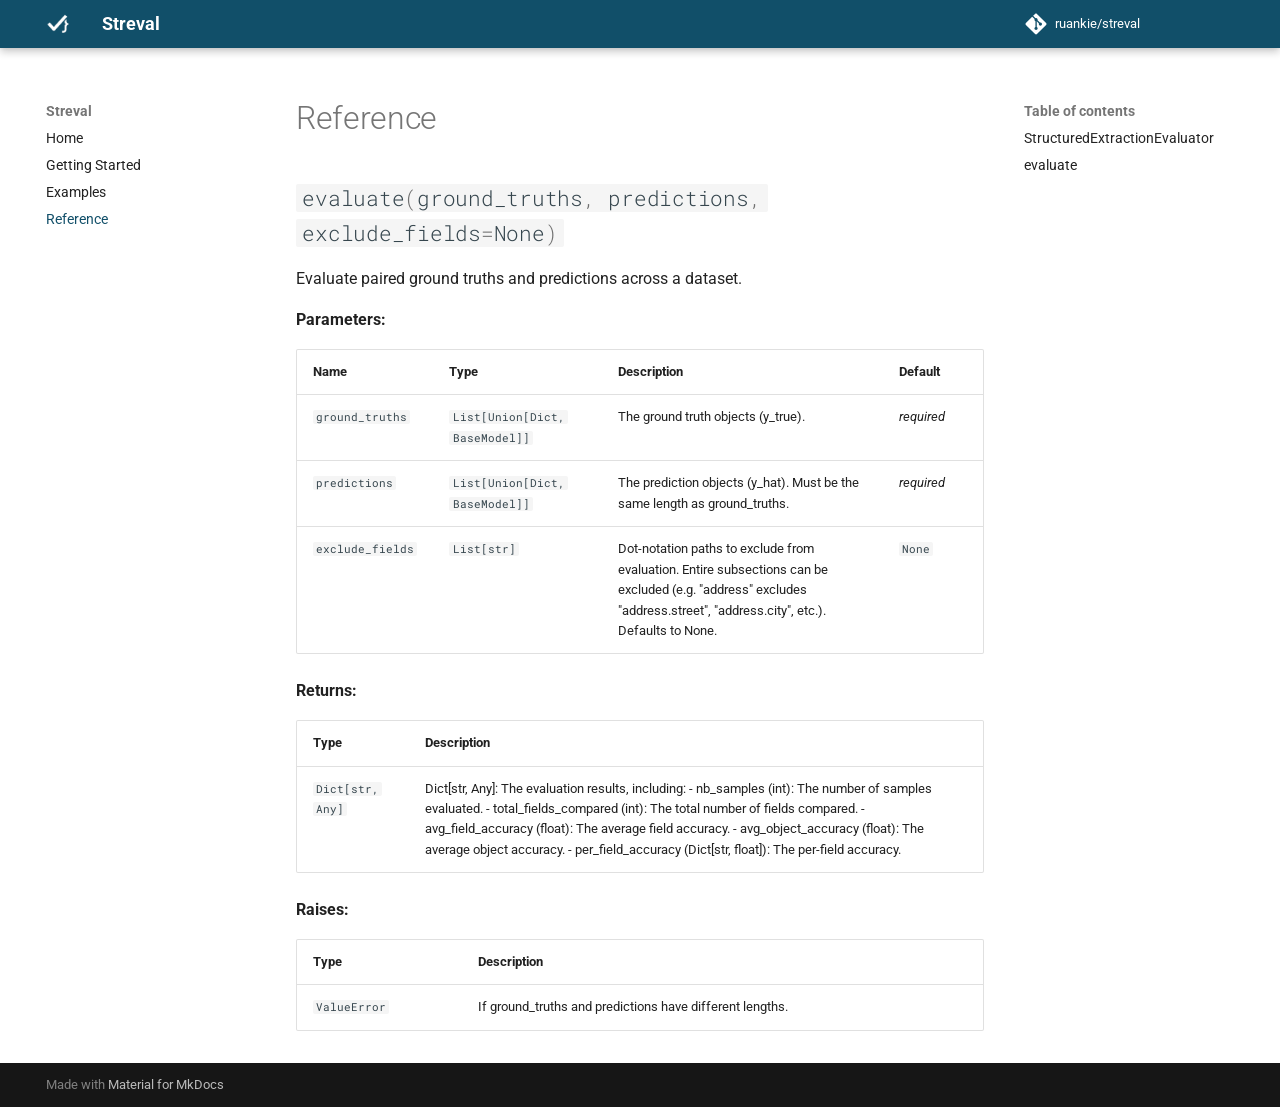
<file: reference/index.html>
<!doctype html>
<html lang="en" class="no-js">
  <head>
    
      <meta charset="utf-8">
      <meta name="viewport" content="width=device-width,initial-scale=1">
      
      
      
      
        <link rel="prev" href="../examples/">
      
      
      
        
      
      
      <link rel="icon" href="../img/favicon.ico">
      <meta name="generator" content="mkdocs-1.6.1, mkdocs-material-9.7.1">
    
    
      
        <title>Reference - Streval</title>
      
    
    
      <link rel="stylesheet" href="../assets/stylesheets/main.484c7ddc.min.css">
      
      


    
    
      
    
    
      
        
        
        <link rel="preconnect" href="https://fonts.gstatic.com" crossorigin>
        <link rel="stylesheet" href="https://fonts.googleapis.com/css?family=Roboto:300,300i,400,400i,700,700i%7CRoboto+Mono:400,400i,700,700i&display=fallback">
        <style>:root{--md-text-font:"Roboto";--md-code-font:"Roboto Mono"}</style>
      
    
    
      <link rel="stylesheet" href="../assets/_mkdocstrings.css">
    
      <link rel="stylesheet" href="../stylesheets/extra.css">
    
    <script>__md_scope=new URL("..",location),__md_hash=e=>[...e].reduce(((e,_)=>(e<<5)-e+_.charCodeAt(0)),0),__md_get=(e,_=localStorage,t=__md_scope)=>JSON.parse(_.getItem(t.pathname+"."+e)),__md_set=(e,_,t=localStorage,a=__md_scope)=>{try{t.setItem(a.pathname+"."+e,JSON.stringify(_))}catch(e){}}</script>
    
      

    
    
  </head>
  
  
    <body dir="ltr">
  
    
    <input class="md-toggle" data-md-toggle="drawer" type="checkbox" id="__drawer" autocomplete="off">
    <input class="md-toggle" data-md-toggle="search" type="checkbox" id="__search" autocomplete="off">
    <label class="md-overlay" for="__drawer"></label>
    <div data-md-component="skip">
      
        
        <a href="#reference" class="md-skip">
          Skip to content
        </a>
      
    </div>
    <div data-md-component="announce">
      
    </div>
    
    
      

  

<header class="md-header md-header--shadow" data-md-component="header">
  <nav class="md-header__inner md-grid" aria-label="Header">
    <a href=".." title="Streval" class="md-header__button md-logo" aria-label="Streval" data-md-component="logo">
      
  <img src="../img/logo_sq_white_no_bg.png" alt="logo">

    </a>
    <label class="md-header__button md-icon" for="__drawer">
      
      <svg xmlns="http://www.w3.org/2000/svg" viewBox="0 0 24 24"><path d="M3 6h18v2H3zm0 5h18v2H3zm0 5h18v2H3z"/></svg>
    </label>
    <div class="md-header__title" data-md-component="header-title">
      <div class="md-header__ellipsis">
        <div class="md-header__topic">
          <span class="md-ellipsis">
            Streval
          </span>
        </div>
        <div class="md-header__topic" data-md-component="header-topic">
          <span class="md-ellipsis">
            
              Reference
            
          </span>
        </div>
      </div>
    </div>
    
    
      <script>var palette=__md_get("__palette");if(palette&&palette.color){if("(prefers-color-scheme)"===palette.color.media){var media=matchMedia("(prefers-color-scheme: light)"),input=document.querySelector(media.matches?"[data-md-color-media='(prefers-color-scheme: light)']":"[data-md-color-media='(prefers-color-scheme: dark)']");palette.color.media=input.getAttribute("data-md-color-media"),palette.color.scheme=input.getAttribute("data-md-color-scheme"),palette.color.primary=input.getAttribute("data-md-color-primary"),palette.color.accent=input.getAttribute("data-md-color-accent")}for(var[key,value]of Object.entries(palette.color))document.body.setAttribute("data-md-color-"+key,value)}</script>
    
    
    
    
      <div class="md-header__source">
        <a href="https://github.com/ruankie/streval" title="Go to repository" class="md-source" data-md-component="source">
  <div class="md-source__icon md-icon">
    
    <svg xmlns="http://www.w3.org/2000/svg" viewBox="0 0 448 512"><!--! Font Awesome Free 7.1.0 by @fontawesome - https://fontawesome.com License - https://fontawesome.com/license/free (Icons: CC BY 4.0, Fonts: SIL OFL 1.1, Code: MIT License) Copyright 2025 Fonticons, Inc.--><path d="M439.6 236.1 244 40.5c-5.4-5.5-12.8-8.5-20.4-8.5s-15 3-20.4 8.4L162.5 81l51.5 51.5c27.1-9.1 52.7 16.8 43.4 43.7l49.7 49.7c34.2-11.8 61.2 31 35.5 56.7-26.5 26.5-70.2-2.9-56-37.3L240.3 199v121.9c25.3 12.5 22.3 41.8 9.1 55-6.4 6.4-15.2 10.1-24.3 10.1s-17.8-3.6-24.3-10.1c-17.6-17.6-11.1-46.9 11.2-56v-123c-20.8-8.5-24.6-30.7-18.6-45L142.6 101 8.5 235.1C3 240.6 0 247.9 0 255.5s3 15 8.5 20.4l195.6 195.7c5.4 5.4 12.7 8.4 20.4 8.4s15-3 20.4-8.4l194.7-194.7c5.4-5.4 8.4-12.8 8.4-20.4s-3-15-8.4-20.4"/></svg>
  </div>
  <div class="md-source__repository">
    ruankie/streval
  </div>
</a>
      </div>
    
  </nav>
  
</header>
    
    <div class="md-container" data-md-component="container">
      
      
        
          
        
      
      <main class="md-main" data-md-component="main">
        <div class="md-main__inner md-grid">
          
            
              
              <div class="md-sidebar md-sidebar--primary" data-md-component="sidebar" data-md-type="navigation" >
                <div class="md-sidebar__scrollwrap">
                  <div class="md-sidebar__inner">
                    



<nav class="md-nav md-nav--primary" aria-label="Navigation" data-md-level="0">
  <label class="md-nav__title" for="__drawer">
    <a href=".." title="Streval" class="md-nav__button md-logo" aria-label="Streval" data-md-component="logo">
      
  <img src="../img/logo_sq_white_no_bg.png" alt="logo">

    </a>
    Streval
  </label>
  
    <div class="md-nav__source">
      <a href="https://github.com/ruankie/streval" title="Go to repository" class="md-source" data-md-component="source">
  <div class="md-source__icon md-icon">
    
    <svg xmlns="http://www.w3.org/2000/svg" viewBox="0 0 448 512"><!--! Font Awesome Free 7.1.0 by @fontawesome - https://fontawesome.com License - https://fontawesome.com/license/free (Icons: CC BY 4.0, Fonts: SIL OFL 1.1, Code: MIT License) Copyright 2025 Fonticons, Inc.--><path d="M439.6 236.1 244 40.5c-5.4-5.5-12.8-8.5-20.4-8.5s-15 3-20.4 8.4L162.5 81l51.5 51.5c27.1-9.1 52.7 16.8 43.4 43.7l49.7 49.7c34.2-11.8 61.2 31 35.5 56.7-26.5 26.5-70.2-2.9-56-37.3L240.3 199v121.9c25.3 12.5 22.3 41.8 9.1 55-6.4 6.4-15.2 10.1-24.3 10.1s-17.8-3.6-24.3-10.1c-17.6-17.6-11.1-46.9 11.2-56v-123c-20.8-8.5-24.6-30.7-18.6-45L142.6 101 8.5 235.1C3 240.6 0 247.9 0 255.5s3 15 8.5 20.4l195.6 195.7c5.4 5.4 12.7 8.4 20.4 8.4s15-3 20.4-8.4l194.7-194.7c5.4-5.4 8.4-12.8 8.4-20.4s-3-15-8.4-20.4"/></svg>
  </div>
  <div class="md-source__repository">
    ruankie/streval
  </div>
</a>
    </div>
  
  <ul class="md-nav__list" data-md-scrollfix>
    
      
      
  
  
  
  
    <li class="md-nav__item">
      <a href=".." class="md-nav__link">
        
  
  
  <span class="md-ellipsis">
    
  
    Home
  

    
  </span>
  
  

      </a>
    </li>
  

    
      
      
  
  
  
  
    <li class="md-nav__item">
      <a href="../getting_started/" class="md-nav__link">
        
  
  
  <span class="md-ellipsis">
    
  
    Getting Started
  

    
  </span>
  
  

      </a>
    </li>
  

    
      
      
  
  
  
  
    <li class="md-nav__item">
      <a href="../examples/" class="md-nav__link">
        
  
  
  <span class="md-ellipsis">
    
  
    Examples
  

    
  </span>
  
  

      </a>
    </li>
  

    
      
      
  
  
    
  
  
  
    <li class="md-nav__item md-nav__item--active">
      
      <input class="md-nav__toggle md-toggle" type="checkbox" id="__toc">
      
      
        
      
      
        <label class="md-nav__link md-nav__link--active" for="__toc">
          
  
  
  <span class="md-ellipsis">
    
  
    Reference
  

    
  </span>
  
  

          <span class="md-nav__icon md-icon"></span>
        </label>
      
      <a href="./" class="md-nav__link md-nav__link--active">
        
  
  
  <span class="md-ellipsis">
    
  
    Reference
  

    
  </span>
  
  

      </a>
      
        

<nav class="md-nav md-nav--secondary" aria-label="Table of contents">
  
  
  
    
  
  
    <label class="md-nav__title" for="__toc">
      <span class="md-nav__icon md-icon"></span>
      Table of contents
    </label>
    <ul class="md-nav__list" data-md-component="toc" data-md-scrollfix>
      
        <li class="md-nav__item">
  <a href="#streval.evaluators.StructuredExtractionEvaluator" class="md-nav__link">
    <span class="md-ellipsis">
      
        StructuredExtractionEvaluator
      
    </span>
  </a>
  
</li>
      
        <li class="md-nav__item">
  <a href="#streval.evaluators.StructuredExtractionEvaluator.evaluate" class="md-nav__link">
    <span class="md-ellipsis">
      
        evaluate
      
    </span>
  </a>
  
</li>
      
    </ul>
  
</nav>
      
    </li>
  

    
  </ul>
</nav>
                  </div>
                </div>
              </div>
            
            
              
              <div class="md-sidebar md-sidebar--secondary" data-md-component="sidebar" data-md-type="toc" >
                <div class="md-sidebar__scrollwrap">
                  <div class="md-sidebar__inner">
                    

<nav class="md-nav md-nav--secondary" aria-label="Table of contents">
  
  
  
    
  
  
    <label class="md-nav__title" for="__toc">
      <span class="md-nav__icon md-icon"></span>
      Table of contents
    </label>
    <ul class="md-nav__list" data-md-component="toc" data-md-scrollfix>
      
        <li class="md-nav__item">
  <a href="#streval.evaluators.StructuredExtractionEvaluator" class="md-nav__link">
    <span class="md-ellipsis">
      
        StructuredExtractionEvaluator
      
    </span>
  </a>
  
</li>
      
        <li class="md-nav__item">
  <a href="#streval.evaluators.StructuredExtractionEvaluator.evaluate" class="md-nav__link">
    <span class="md-ellipsis">
      
        evaluate
      
    </span>
  </a>
  
</li>
      
    </ul>
  
</nav>
                  </div>
                </div>
              </div>
            
          
          
            <div class="md-content" data-md-component="content">
              
              <article class="md-content__inner md-typeset">
                
                  


  
  


<h1 id="reference">Reference</h1>


<div class="doc doc-object doc-class">



<a id="streval.evaluators.StructuredExtractionEvaluator"></a>
    <div class="doc doc-contents first">













<div class="doc doc-children">










<div class="doc doc-object doc-function">


<h2 id="streval.evaluators.StructuredExtractionEvaluator.evaluate" class="doc doc-heading">
            <code class="highlight language-python"><span class="n">evaluate</span><span class="p">(</span><span class="n">ground_truths</span><span class="p">,</span> <span class="n">predictions</span><span class="p">,</span> <span class="n">exclude_fields</span><span class="o">=</span><span class="kc">None</span><span class="p">)</span></code>

</h2>


    <div class="doc doc-contents ">

        <p>Evaluate paired ground truths and predictions across a dataset.</p>


<p><span class="doc-section-title">Parameters:</span></p>
    <table>
      <thead>
        <tr>
          <th>Name</th>
          <th>Type</th>
          <th>Description</th>
          <th>Default</th>
        </tr>
      </thead>
      <tbody>
          <tr class="doc-section-item">
            <td>
                <code>ground_truths</code>
            </td>
            <td>
                  <code><span title="typing.List">List</span>[<span title="typing.Union">Union</span>[<span title="typing.Dict">Dict</span>, <span title="pydantic.BaseModel">BaseModel</span>]]</code>
            </td>
            <td>
              <div class="doc-md-description">
                <p>The ground truth objects (y_true).</p>
              </div>
            </td>
            <td>
                <em>required</em>
            </td>
          </tr>
          <tr class="doc-section-item">
            <td>
                <code>predictions</code>
            </td>
            <td>
                  <code><span title="typing.List">List</span>[<span title="typing.Union">Union</span>[<span title="typing.Dict">Dict</span>, <span title="pydantic.BaseModel">BaseModel</span>]]</code>
            </td>
            <td>
              <div class="doc-md-description">
                <p>The prediction objects (y_hat).
Must be the same length as ground_truths.</p>
              </div>
            </td>
            <td>
                <em>required</em>
            </td>
          </tr>
          <tr class="doc-section-item">
            <td>
                <code>exclude_fields</code>
            </td>
            <td>
                  <code><span title="typing.List">List</span>[<span title="str">str</span>]</code>
            </td>
            <td>
              <div class="doc-md-description">
                <p>Dot-notation paths to exclude from
evaluation. Entire subsections can be excluded (e.g. "address" excludes
"address.street", "address.city", etc.). Defaults to None.</p>
              </div>
            </td>
            <td>
                  <code>None</code>
            </td>
          </tr>
      </tbody>
    </table>


    <p><span class="doc-section-title">Returns:</span></p>
    <table>
      <thead>
        <tr>
          <th>Type</th>
          <th>Description</th>
        </tr>
      </thead>
      <tbody>
          <tr class="doc-section-item">
            <td>
                  <code><span title="typing.Dict">Dict</span>[<span title="str">str</span>, <span title="typing.Any">Any</span>]</code>
            </td>
            <td>
              <div class="doc-md-description">
                <p>Dict[str, Any]: The evaluation results, including:
- nb_samples (int): The number of samples evaluated.
- total_fields_compared (int): The total number of fields compared.
- avg_field_accuracy (float): The average field accuracy.
- avg_object_accuracy (float): The average object accuracy.
- per_field_accuracy (Dict[str, float]): The per-field accuracy.</p>
              </div>
            </td>
          </tr>
      </tbody>
    </table>


<p><span class="doc-section-title">Raises:</span></p>
    <table>
      <thead>
        <tr>
          <th>Type</th>
          <th>Description</th>
        </tr>
      </thead>
      <tbody>
          <tr class="doc-section-item">
            <td>
                  <code><span title="ValueError">ValueError</span></code>
            </td>
            <td>
              <div class="doc-md-description">
                <p>If ground_truths and predictions have different lengths.</p>
              </div>
            </td>
          </tr>
      </tbody>
    </table>


    </div>

</div>



  </div>

    </div>

</div>












                
              </article>
            </div>
          
          
<script>var target=document.getElementById(location.hash.slice(1));target&&target.name&&(target.checked=target.name.startsWith("__tabbed_"))</script>
        </div>
        
      </main>
      
        <footer class="md-footer">
  
  <div class="md-footer-meta md-typeset">
    <div class="md-footer-meta__inner md-grid">
      <div class="md-copyright">
  
  
    Made with
    <a href="https://squidfunk.github.io/mkdocs-material/" target="_blank" rel="noopener">
      Material for MkDocs
    </a>
  
</div>
      
    </div>
  </div>
</footer>
      
    </div>
    <div class="md-dialog" data-md-component="dialog">
      <div class="md-dialog__inner md-typeset"></div>
    </div>
    
    
    
      
      
      <script id="__config" type="application/json">{"annotate": null, "base": "..", "features": ["tabs", "navigation.expand", "navigation.sections"], "search": "../assets/javascripts/workers/search.2c215733.min.js", "tags": null, "translations": {"clipboard.copied": "Copied to clipboard", "clipboard.copy": "Copy to clipboard", "search.result.more.one": "1 more on this page", "search.result.more.other": "# more on this page", "search.result.none": "No matching documents", "search.result.one": "1 matching document", "search.result.other": "# matching documents", "search.result.placeholder": "Type to start searching", "search.result.term.missing": "Missing", "select.version": "Select version"}, "version": null}</script>
    
    
      <script src="../assets/javascripts/bundle.79ae519e.min.js"></script>
      
    
  </body>
</html>
</file>
<file: assets/_mkdocstrings.css>
/* Avoid breaking parameter names, etc. in table cells. */
.doc-contents td code {
  word-break: normal !important;
}

/* No line break before first paragraph of descriptions. */
.doc-md-description,
.doc-md-description>p:first-child {
  display: inline;
}

/* No text transformation from Material for MkDocs for H5 headings. */
.md-typeset h5 .doc-object-name {
  text-transform: none;
}

/* Max width for docstring sections tables. */
.doc .md-typeset__table,
.doc .md-typeset__table table {
  display: table !important;
  width: 100%;
}

.doc .md-typeset__table tr {
  display: table-row;
}

/* Defaults in Spacy table style. */
.doc-param-default,
.doc-type_param-default {
  float: right;
}

/* Parameter headings must be inline, not blocks. */
.doc-heading-parameter,
.doc-heading-type_parameter {
  display: inline;
}

/* Default font size for parameter headings. */
.md-typeset .doc-heading-parameter {
  font-size: inherit;
}

/* Prefer space on the right, not the left of parameter permalinks. */
.doc-heading-parameter .headerlink,
.doc-heading-type_parameter .headerlink {
  margin-left: 0 !important;
  margin-right: 0.2rem;
}

/* Backward-compatibility: docstring section titles in bold. */
.doc-section-title {
  font-weight: bold;
}

/* Backlinks crumb separator. */
.doc-backlink-crumb {
  display: inline-flex;
  gap: .2rem;
  white-space: nowrap;
  align-items: center;
  vertical-align: middle;
}
.doc-backlink-crumb:not(:first-child)::before {
  background-color: var(--md-default-fg-color--lighter);
  content: "";
  display: inline;
  height: 1rem;
  --md-path-icon: url('data:image/svg+xml;charset=utf-8,<svg xmlns="http://www.w3.org/2000/svg" viewBox="0 0 24 24"><path d="M8.59 16.58 13.17 12 8.59 7.41 10 6l6 6-6 6z"/></svg>');
  -webkit-mask-image: var(--md-path-icon);
  mask-image: var(--md-path-icon);
  width: 1rem;
}
.doc-backlink-crumb.last {
  font-weight: bold;
}

/* Symbols in Navigation and ToC. */
:root, :host,
[data-md-color-scheme="default"] {
  --doc-symbol-parameter-fg-color: #df50af;
  --doc-symbol-type_parameter-fg-color: #df50af;
  --doc-symbol-attribute-fg-color: #953800;
  --doc-symbol-function-fg-color: #8250df;
  --doc-symbol-method-fg-color: #8250df;
  --doc-symbol-class-fg-color: #0550ae;
  --doc-symbol-type_alias-fg-color: #0550ae;
  --doc-symbol-module-fg-color: #5cad0f;

  --doc-symbol-parameter-bg-color: #df50af1a;
  --doc-symbol-type_parameter-bg-color: #df50af1a;
  --doc-symbol-attribute-bg-color: #9538001a;
  --doc-symbol-function-bg-color: #8250df1a;
  --doc-symbol-method-bg-color: #8250df1a;
  --doc-symbol-class-bg-color: #0550ae1a;
  --doc-symbol-type_alias-bg-color: #0550ae1a;
  --doc-symbol-module-bg-color: #5cad0f1a;
}

[data-md-color-scheme="slate"] {
  --doc-symbol-parameter-fg-color: #ffa8cc;
  --doc-symbol-type_parameter-fg-color: #ffa8cc;
  --doc-symbol-attribute-fg-color: #ffa657;
  --doc-symbol-function-fg-color: #d2a8ff;
  --doc-symbol-method-fg-color: #d2a8ff;
  --doc-symbol-class-fg-color: #79c0ff;
  --doc-symbol-type_alias-fg-color: #79c0ff;
  --doc-symbol-module-fg-color: #baff79;

  --doc-symbol-parameter-bg-color: #ffa8cc1a;
  --doc-symbol-type_parameter-bg-color: #ffa8cc1a;
  --doc-symbol-attribute-bg-color: #ffa6571a;
  --doc-symbol-function-bg-color: #d2a8ff1a;
  --doc-symbol-method-bg-color: #d2a8ff1a;
  --doc-symbol-class-bg-color: #79c0ff1a;
  --doc-symbol-type_alias-bg-color: #79c0ff1a;
  --doc-symbol-module-bg-color: #baff791a;
}

code.doc-symbol {
  border-radius: .1rem;
  font-size: .85em;
  padding: 0 .3em;
  font-weight: bold;
}

code.doc-symbol-parameter,
a code.doc-symbol-parameter {
  color: var(--doc-symbol-parameter-fg-color);
  background-color: var(--doc-symbol-parameter-bg-color);
}

code.doc-symbol-parameter::after {
  content: "param";
}

code.doc-symbol-type_parameter,
a code.doc-symbol-type_parameter {
  color: var(--doc-symbol-type_parameter-fg-color);
  background-color: var(--doc-symbol-type_parameter-bg-color);
}

code.doc-symbol-type_parameter::after {
  content: "type-param";
}

code.doc-symbol-attribute,
a code.doc-symbol-attribute {
  color: var(--doc-symbol-attribute-fg-color);
  background-color: var(--doc-symbol-attribute-bg-color);
}

code.doc-symbol-attribute::after {
  content: "attr";
}

code.doc-symbol-function,
a code.doc-symbol-function {
  color: var(--doc-symbol-function-fg-color);
  background-color: var(--doc-symbol-function-bg-color);
}

code.doc-symbol-function::after {
  content: "func";
}

code.doc-symbol-method,
a code.doc-symbol-method {
  color: var(--doc-symbol-method-fg-color);
  background-color: var(--doc-symbol-method-bg-color);
}

code.doc-symbol-method::after {
  content: "meth";
}

code.doc-symbol-class,
a code.doc-symbol-class {
  color: var(--doc-symbol-class-fg-color);
  background-color: var(--doc-symbol-class-bg-color);
}

code.doc-symbol-class::after {
  content: "class";
}


code.doc-symbol-type_alias,
a code.doc-symbol-type_alias {
  color: var(--doc-symbol-type_alias-fg-color);
  background-color: var(--doc-symbol-type_alias-bg-color);
}

code.doc-symbol-type_alias::after {
  content: "type";
}

code.doc-symbol-module,
a code.doc-symbol-module {
  color: var(--doc-symbol-module-fg-color);
  background-color: var(--doc-symbol-module-bg-color);
}

code.doc-symbol-module::after {
  content: "mod";
}

.doc-signature .autorefs {
  color: inherit;
  border-bottom: 1px dotted currentcolor;
}

/* Source code blocks (admonitions). */
:root {
  --md-admonition-icon--mkdocstrings-source: url('data:image/svg+xml;charset=utf-8,<svg xmlns="http://www.w3.org/2000/svg" viewBox="0 0 24 24"><path d="M15.22 4.97a.75.75 0 0 1 1.06 0l6.5 6.5a.75.75 0 0 1 0 1.06l-6.5 6.5a.749.749 0 0 1-1.275-.326.75.75 0 0 1 .215-.734L21.19 12l-5.97-5.97a.75.75 0 0 1 0-1.06m-6.44 0a.75.75 0 0 1 0 1.06L2.81 12l5.97 5.97a.749.749 0 0 1-.326 1.275.75.75 0 0 1-.734-.215l-6.5-6.5a.75.75 0 0 1 0-1.06l6.5-6.5a.75.75 0 0 1 1.06 0"/></svg>')
}
.md-typeset .admonition.mkdocstrings-source,
.md-typeset details.mkdocstrings-source {
  border: none;
  padding: 0;
}
.md-typeset .admonition.mkdocstrings-source:focus-within,
.md-typeset details.mkdocstrings-source:focus-within {
  box-shadow: none;
}
.md-typeset .mkdocstrings-source > .admonition-title,
.md-typeset .mkdocstrings-source > summary {
  background-color: inherit;
}
.md-typeset .mkdocstrings-source > .admonition-title::before,
.md-typeset .mkdocstrings-source > summary::before {
  background-color: var(--md-default-fg-color);
  -webkit-mask-image: var(--md-admonition-icon--mkdocstrings-source);
          mask-image: var(--md-admonition-icon--mkdocstrings-source);
}
</file>
<file: stylesheets/extra.css>
:root {
  --md-primary-fg-color: #114f69;
  /* --md-primary-fg-color--light: #64B5F6; */
  /* --md-primary-fg-color--dark: #1565C0; */
  --md-accent-fg-color: #008280;
}
</file>
<file: assets/stylesheets/main.484c7ddc.min.css>
@charset "UTF-8";html{-webkit-text-size-adjust:none;-moz-text-size-adjust:none;text-size-adjust:none;box-sizing:border-box}*,:after,:before{box-sizing:inherit}@media (prefers-reduced-motion){*,:after,:before{transition:none!important}}body{margin:0}a,button,input,label{-webkit-tap-highlight-color:transparent}a{color:inherit;text-decoration:none}hr{border:0;box-sizing:initial;display:block;height:.05rem;overflow:visible;padding:0}small{font-size:80%}sub,sup{line-height:1em}img{border-style:none}table{border-collapse:initial;border-spacing:0}td,th{font-weight:400;vertical-align:top}button{background:#0000;border:0;font-family:inherit;font-size:inherit;margin:0;padding:0}input{border:0;outline:none}:root{--md-primary-fg-color:#4051b5;--md-primary-fg-color--light:#5d6cc0;--md-primary-fg-color--dark:#303fa1;--md-primary-bg-color:#fff;--md-primary-bg-color--light:#ffffffb3;--md-accent-fg-color:#526cfe;--md-accent-fg-color--transparent:#526cfe1a;--md-accent-bg-color:#fff;--md-accent-bg-color--light:#ffffffb3}[data-md-color-scheme=default]{color-scheme:light}[data-md-color-scheme=default] img[src$="#gh-dark-mode-only"],[data-md-color-scheme=default] img[src$="#only-dark"]{display:none}:root,[data-md-color-scheme=default]{--md-hue:225deg;--md-default-fg-color:#000000de;--md-default-fg-color--light:#0000008a;--md-default-fg-color--lighter:#00000052;--md-default-fg-color--lightest:#00000012;--md-default-bg-color:#fff;--md-default-bg-color--light:#ffffffb3;--md-default-bg-color--lighter:#ffffff4d;--md-default-bg-color--lightest:#ffffff1f;--md-code-fg-color:#36464e;--md-code-bg-color:#f5f5f5;--md-code-bg-color--light:#f5f5f5b3;--md-code-bg-color--lighter:#f5f5f54d;--md-code-hl-color:#4287ff;--md-code-hl-color--light:#4287ff1a;--md-code-hl-number-color:#d52a2a;--md-code-hl-special-color:#db1457;--md-code-hl-function-color:#a846b9;--md-code-hl-constant-color:#6e59d9;--md-code-hl-keyword-color:#3f6ec6;--md-code-hl-string-color:#1c7d4d;--md-code-hl-name-color:var(--md-code-fg-color);--md-code-hl-operator-color:var(--md-default-fg-color--light);--md-code-hl-punctuation-color:var(--md-default-fg-color--light);--md-code-hl-comment-color:var(--md-default-fg-color--light);--md-code-hl-generic-color:var(--md-default-fg-color--light);--md-code-hl-variable-color:var(--md-default-fg-color--light);--md-typeset-color:var(--md-default-fg-color);--md-typeset-a-color:var(--md-primary-fg-color);--md-typeset-del-color:#f5503d26;--md-typeset-ins-color:#0bd57026;--md-typeset-kbd-color:#fafafa;--md-typeset-kbd-accent-color:#fff;--md-typeset-kbd-border-color:#b8b8b8;--md-typeset-mark-color:#ffff0080;--md-typeset-table-color:#0000001f;--md-typeset-table-color--light:rgba(0,0,0,.035);--md-admonition-fg-color:var(--md-default-fg-color);--md-admonition-bg-color:var(--md-default-bg-color);--md-warning-fg-color:#000000de;--md-warning-bg-color:#ff9;--md-footer-fg-color:#fff;--md-footer-fg-color--light:#ffffffb3;--md-footer-fg-color--lighter:#ffffff73;--md-footer-bg-color:#000000de;--md-footer-bg-color--dark:#00000052;--md-shadow-z1:0 0.2rem 0.5rem #0000000d,0 0 0.05rem #0000001a;--md-shadow-z2:0 0.2rem 0.5rem #0000001a,0 0 0.05rem #00000040;--md-shadow-z3:0 0.2rem 0.5rem #0003,0 0 0.05rem #00000059}.md-icon svg{fill:currentcolor;display:block;height:1.2rem;width:1.2rem}body{-webkit-font-smoothing:antialiased;-moz-osx-font-smoothing:grayscale;--md-text-font-family:var(--md-text-font,_),-apple-system,BlinkMacSystemFont,Helvetica,Arial,sans-serif;--md-code-font-family:var(--md-code-font,_),SFMono-Regular,Consolas,Menlo,monospace}aside,body,input{font-feature-settings:"kern","liga";color:var(--md-typeset-color);font-family:var(--md-text-font-family)}code,kbd,pre{font-feature-settings:"kern";font-family:var(--md-code-font-family)}:root{--md-typeset-table-sort-icon:url('data:image/svg+xml;charset=utf-8,<svg xmlns="http://www.w3.org/2000/svg" viewBox="0 0 24 24"><path d="m18 21-4-4h3V7h-3l4-4 4 4h-3v10h3M2 19v-2h10v2M2 13v-2h7v2M2 7V5h4v2z"/></svg>');--md-typeset-table-sort-icon--asc:url('data:image/svg+xml;charset=utf-8,<svg xmlns="http://www.w3.org/2000/svg" viewBox="0 0 24 24"><path d="M19 17h3l-4 4-4-4h3V3h2M2 17h10v2H2M6 5v2H2V5m0 6h7v2H2z"/></svg>');--md-typeset-table-sort-icon--desc:url('data:image/svg+xml;charset=utf-8,<svg xmlns="http://www.w3.org/2000/svg" viewBox="0 0 24 24"><path d="M19 7h3l-4-4-4 4h3v14h2M2 17h10v2H2M6 5v2H2V5m0 6h7v2H2z"/></svg>')}.md-typeset{-webkit-print-color-adjust:exact;color-adjust:exact;font-size:.8rem;line-height:1.6;overflow-wrap:break-word}@media print{.md-typeset{font-size:.68rem}}.md-typeset blockquote,.md-typeset dl,.md-typeset figure,.md-typeset ol,.md-typeset pre,.md-typeset ul{margin-bottom:1em;margin-top:1em}.md-typeset h1{color:var(--md-default-fg-color--light);font-size:2em;line-height:1.3;margin:0 0 1.25em}.md-typeset h1,.md-typeset h2{font-weight:300;letter-spacing:-.01em}.md-typeset h2{font-size:1.5625em;line-height:1.4;margin:1.6em 0 .64em}.md-typeset h3{font-size:1.25em;font-weight:400;letter-spacing:-.01em;line-height:1.5;margin:1.6em 0 .8em}.md-typeset h2+h3{margin-top:.8em}.md-typeset h4{font-weight:700;letter-spacing:-.01em;margin:1em 0}.md-typeset h5,.md-typeset h6{color:var(--md-default-fg-color--light);font-size:.8em;font-weight:700;letter-spacing:-.01em;margin:1.25em 0}.md-typeset h5{text-transform:uppercase}.md-typeset h5 code{text-transform:none}.md-typeset hr{border-bottom:.05rem solid var(--md-default-fg-color--lightest);display:flow-root;margin:1.5em 0}.md-typeset a{color:var(--md-typeset-a-color);word-break:break-word}.md-typeset a,.md-typeset a:before{transition:color 125ms}.md-typeset a:focus,.md-typeset a:hover{color:var(--md-accent-fg-color)}.md-typeset a:focus code,.md-typeset a:hover code{background-color:var(--md-accent-fg-color--transparent);color:var(--md-accent-fg-color)}.md-typeset a code{color:var(--md-typeset-a-color)}.md-typeset a.focus-visible{outline-color:var(--md-accent-fg-color);outline-offset:.2rem}.md-typeset code,.md-typeset kbd,.md-typeset pre{color:var(--md-code-fg-color);direction:ltr;font-variant-ligatures:none;transition:background-color 125ms}@media print{.md-typeset code,.md-typeset kbd,.md-typeset pre{white-space:pre-wrap}}.md-typeset code{background-color:var(--md-code-bg-color);border-radius:.1rem;-webkit-box-decoration-break:clone;box-decoration-break:clone;font-size:.85em;padding:0 .2941176471em;transition:color 125ms,background-color 125ms;word-break:break-word}.md-typeset code:not(.focus-visible){-webkit-tap-highlight-color:transparent;outline:none}.md-typeset pre{display:flow-root;line-height:1.4;position:relative}.md-typeset pre>code{-webkit-box-decoration-break:slice;box-decoration-break:slice;box-shadow:none;display:block;margin:0;outline-color:var(--md-accent-fg-color);overflow:auto;padding:.7720588235em 1.1764705882em;scrollbar-color:var(--md-default-fg-color--lighter) #0000;scrollbar-width:thin;touch-action:auto;word-break:normal}.md-typeset pre>code:hover{scrollbar-color:var(--md-accent-fg-color) #0000}.md-typeset pre>code::-webkit-scrollbar{height:.2rem;width:.2rem}.md-typeset pre>code::-webkit-scrollbar-thumb{background-color:var(--md-default-fg-color--lighter)}.md-typeset pre>code::-webkit-scrollbar-thumb:hover{background-color:var(--md-accent-fg-color)}.md-typeset kbd{background-color:var(--md-typeset-kbd-color);border-radius:.1rem;box-shadow:0 .1rem 0 .05rem var(--md-typeset-kbd-border-color),0 .1rem 0 var(--md-typeset-kbd-border-color),0 -.1rem .2rem var(--md-typeset-kbd-accent-color) inset;color:var(--md-default-fg-color);display:inline-block;font-size:.75em;padding:0 .6666666667em;vertical-align:text-top;word-break:break-word}.md-typeset mark{background-color:var(--md-typeset-mark-color);-webkit-box-decoration-break:clone;box-decoration-break:clone;color:inherit;word-break:break-word}.md-typeset abbr{cursor:help;text-decoration:none}.md-typeset [data-preview],.md-typeset abbr{border-bottom:.05rem dotted var(--md-default-fg-color--light)}.md-typeset small{opacity:.75}[dir=ltr] .md-typeset sub,[dir=ltr] .md-typeset sup{margin-left:.078125em}[dir=rtl] .md-typeset sub,[dir=rtl] .md-typeset sup{margin-right:.078125em}[dir=ltr] .md-typeset blockquote{padding-left:.6rem}[dir=rtl] .md-typeset blockquote{padding-right:.6rem}[dir=ltr] .md-typeset blockquote{border-left:.2rem solid var(--md-default-fg-color--lighter)}[dir=rtl] .md-typeset blockquote{border-right:.2rem solid var(--md-default-fg-color--lighter)}.md-typeset blockquote{color:var(--md-default-fg-color--light);margin-left:0;margin-right:0}.md-typeset ul{list-style-type:disc}.md-typeset ul[type]{list-style-type:revert-layer}[dir=ltr] .md-typeset ol,[dir=ltr] .md-typeset ul{margin-left:.625em}[dir=rtl] .md-typeset ol,[dir=rtl] .md-typeset ul{margin-right:.625em}.md-typeset ol,.md-typeset ul{padding:0}.md-typeset ol:not([hidden]),.md-typeset ul:not([hidden]){display:flow-root}.md-typeset ol ol,.md-typeset ul ol{list-style-type:lower-alpha}.md-typeset ol ol ol,.md-typeset ul ol ol{list-style-type:lower-roman}.md-typeset ol ol ol ol,.md-typeset ul ol ol ol{list-style-type:upper-alpha}.md-typeset ol ol ol ol ol,.md-typeset ul ol ol ol ol{list-style-type:upper-roman}.md-typeset ol[type],.md-typeset ul[type]{list-style-type:revert-layer}[dir=ltr] .md-typeset ol li,[dir=ltr] .md-typeset ul li{margin-left:1.25em}[dir=rtl] .md-typeset ol li,[dir=rtl] .md-typeset ul li{margin-right:1.25em}.md-typeset ol li,.md-typeset ul li{margin-bottom:.5em}.md-typeset ol li blockquote,.md-typeset ol li p,.md-typeset ul li blockquote,.md-typeset ul li p{margin:.5em 0}.md-typeset ol li:last-child,.md-typeset ul li:last-child{margin-bottom:0}[dir=ltr] .md-typeset ol li ol,[dir=ltr] .md-typeset ol li ul,[dir=ltr] .md-typeset ul li ol,[dir=ltr] .md-typeset ul li ul{margin-left:.625em}[dir=rtl] .md-typeset ol li ol,[dir=rtl] .md-typeset ol li ul,[dir=rtl] .md-typeset ul li ol,[dir=rtl] .md-typeset ul li ul{margin-right:.625em}.md-typeset ol li ol,.md-typeset ol li ul,.md-typeset ul li ol,.md-typeset ul li ul{margin-bottom:.5em;margin-top:.5em}[dir=ltr] .md-typeset dd{margin-left:1.875em}[dir=rtl] .md-typeset dd{margin-right:1.875em}.md-typeset dd{margin-bottom:1.5em;margin-top:1em}.md-typeset img,.md-typeset svg,.md-typeset video{height:auto;max-width:100%}.md-typeset img[align=left]{margin:1em 1em 1em 0}.md-typeset img[align=right]{margin:1em 0 1em 1em}.md-typeset img[align]:only-child{margin-top:0}.md-typeset figure{display:flow-root;margin:1em auto;max-width:100%;text-align:center;width:fit-content}.md-typeset figure img{display:block;margin:0 auto}.md-typeset figcaption{font-style:italic;margin:1em auto;max-width:24rem}.md-typeset iframe{max-width:100%}.md-typeset table:not([class]){background-color:var(--md-default-bg-color);border:.05rem solid var(--md-typeset-table-color);border-radius:.1rem;display:inline-block;font-size:.64rem;max-width:100%;overflow:auto;touch-action:auto}@media print{.md-typeset table:not([class]){display:table}}.md-typeset table:not([class])+*{margin-top:1.5em}.md-typeset table:not([class]) td>:first-child,.md-typeset table:not([class]) th>:first-child{margin-top:0}.md-typeset table:not([class]) td>:last-child,.md-typeset table:not([class]) th>:last-child{margin-bottom:0}.md-typeset table:not([class]) td:not([align]),.md-typeset table:not([class]) th:not([align]){text-align:left}[dir=rtl] .md-typeset table:not([class]) td:not([align]),[dir=rtl] .md-typeset table:not([class]) th:not([align]){text-align:right}.md-typeset table:not([class]) th{font-weight:700;min-width:5rem;padding:.9375em 1.25em;vertical-align:top}.md-typeset table:not([class]) td{border-top:.05rem solid var(--md-typeset-table-color);padding:.9375em 1.25em;vertical-align:top}.md-typeset table:not([class]) tbody tr{transition:background-color 125ms}.md-typeset table:not([class]) tbody tr:hover{background-color:var(--md-typeset-table-color--light);box-shadow:0 .05rem 0 var(--md-default-bg-color) inset}.md-typeset table:not([class]) a{word-break:normal}.md-typeset table th[role=columnheader]{cursor:pointer}[dir=ltr] .md-typeset table th[role=columnheader]:after{margin-left:.5em}[dir=rtl] .md-typeset table th[role=columnheader]:after{margin-right:.5em}.md-typeset table th[role=columnheader]:after{content:"";display:inline-block;height:1.2em;-webkit-mask-image:var(--md-typeset-table-sort-icon);mask-image:var(--md-typeset-table-sort-icon);-webkit-mask-repeat:no-repeat;mask-repeat:no-repeat;-webkit-mask-size:contain;mask-size:contain;transition:background-color 125ms;vertical-align:text-bottom;width:1.2em}.md-typeset table th[role=columnheader]:hover:after{background-color:var(--md-default-fg-color--lighter)}.md-typeset table th[role=columnheader][aria-sort=ascending]:after{background-color:var(--md-default-fg-color--light);-webkit-mask-image:var(--md-typeset-table-sort-icon--asc);mask-image:var(--md-typeset-table-sort-icon--asc)}.md-typeset table th[role=columnheader][aria-sort=descending]:after{background-color:var(--md-default-fg-color--light);-webkit-mask-image:var(--md-typeset-table-sort-icon--desc);mask-image:var(--md-typeset-table-sort-icon--desc)}.md-typeset__scrollwrap{margin:1em -.8rem;overflow-x:auto;touch-action:auto}.md-typeset__table{display:inline-block;margin-bottom:.5em;padding:0 .8rem}@media print{.md-typeset__table{display:block}}html .md-typeset__table table{display:table;margin:0;overflow:hidden;width:100%}@media screen and (max-width:44.984375em){.md-content__inner>pre{margin:1em -.8rem}.md-content__inner>pre code{border-radius:0}}.md-typeset .md-author{border-radius:100%;display:block;flex-shrink:0;height:1.6rem;overflow:hidden;position:relative;transition:color 125ms,transform 125ms;width:1.6rem}.md-typeset .md-author img{display:block}.md-typeset .md-author--more{background:var(--md-default-fg-color--lightest);color:var(--md-default-fg-color--lighter);font-size:.6rem;font-weight:700;line-height:1.6rem;text-align:center}.md-typeset .md-author--long{height:2.4rem;width:2.4rem}.md-typeset a.md-author{transform:scale(1)}.md-typeset a.md-author img{border-radius:100%;filter:grayscale(100%) opacity(75%);transition:filter 125ms}.md-typeset a.md-author:focus,.md-typeset a.md-author:hover{transform:scale(1.1);z-index:1}.md-typeset a.md-author:focus img,.md-typeset a.md-author:hover img{filter:grayscale(0)}.md-banner{background-color:var(--md-footer-bg-color);color:var(--md-footer-fg-color);overflow:auto}@media print{.md-banner{display:none}}.md-banner--warning{background-color:var(--md-warning-bg-color);color:var(--md-warning-fg-color)}.md-banner__inner{font-size:.7rem;margin:.6rem auto;padding:0 .8rem}[dir=ltr] .md-banner__button{float:right}[dir=rtl] .md-banner__button{float:left}.md-banner__button{color:inherit;cursor:pointer;transition:opacity .25s}.no-js .md-banner__button{display:none}.md-banner__button:hover{opacity:.7}html{font-size:125%;height:100%;overflow-x:hidden}@media screen and (min-width:100em){html{font-size:137.5%}}@media screen and (min-width:125em){html{font-size:150%}}body{background-color:var(--md-default-bg-color);display:flex;flex-direction:column;font-size:.5rem;min-height:100%;position:relative;width:100%}@media print{body{display:block}}@media screen and (max-width:59.984375em){body[data-md-scrolllock]{position:fixed}}.md-grid{margin-left:auto;margin-right:auto;max-width:61rem}.md-container{display:flex;flex-direction:column;flex-grow:1}@media print{.md-container{display:block}}.md-main{flex-grow:1}.md-main__inner{display:flex;height:100%;margin-top:1.5rem}.md-ellipsis{overflow:hidden;text-overflow:ellipsis}.md-toggle{display:none}.md-option{height:0;opacity:0;position:absolute;width:0}.md-option:checked+label:not([hidden]){display:block}.md-option.focus-visible+label{outline-color:var(--md-accent-fg-color);outline-style:auto}.md-skip{background-color:var(--md-default-fg-color);border-radius:.1rem;color:var(--md-default-bg-color);font-size:.64rem;margin:.5rem;opacity:0;outline-color:var(--md-accent-fg-color);padding:.3rem .5rem;position:fixed;transform:translateY(.4rem);z-index:-1}.md-skip:focus{opacity:1;transform:translateY(0);transition:transform .25s cubic-bezier(.4,0,.2,1),opacity 175ms 75ms;z-index:10}@page{margin:25mm}:root{--md-clipboard-icon:url('data:image/svg+xml;charset=utf-8,<svg xmlns="http://www.w3.org/2000/svg" viewBox="0 0 24 24"><path d="M19 21H8V7h11m0-2H8a2 2 0 0 0-2 2v14a2 2 0 0 0 2 2h11a2 2 0 0 0 2-2V7a2 2 0 0 0-2-2m-3-4H4a2 2 0 0 0-2 2v14h2V3h12z"/></svg>')}.md-clipboard{border-radius:.1rem;color:var(--md-default-fg-color--lightest);cursor:pointer;height:1.5em;outline-color:var(--md-accent-fg-color);outline-offset:.1rem;transition:color .25s;width:1.5em;z-index:1}@media print{.md-clipboard{display:none}}.md-clipboard:not(.focus-visible){-webkit-tap-highlight-color:transparent;outline:none}:hover>.md-clipboard{color:var(--md-default-fg-color--light)}.md-clipboard:focus,.md-clipboard:hover{color:var(--md-accent-fg-color)}.md-clipboard:after{background-color:currentcolor;content:"";display:block;height:1.125em;margin:0 auto;-webkit-mask-image:var(--md-clipboard-icon);mask-image:var(--md-clipboard-icon);-webkit-mask-position:center;mask-position:center;-webkit-mask-repeat:no-repeat;mask-repeat:no-repeat;-webkit-mask-size:contain;mask-size:contain;width:1.125em}.md-clipboard--inline{cursor:pointer}.md-clipboard--inline code{transition:color .25s,background-color .25s}.md-clipboard--inline:focus code,.md-clipboard--inline:hover code{background-color:var(--md-accent-fg-color--transparent);color:var(--md-accent-fg-color)}:root{--md-code-select-icon:url('data:image/svg+xml;charset=utf-8,<svg xmlns="http://www.w3.org/2000/svg" viewBox="0 0 24 24"><path d="M19 19h-4v2h4c1.1 0 2-.9 2-2v-4h-2m0-12h-4v2h4v4h2V5c0-1.1-.9-2-2-2M5 5h4V3H5c-1.1 0-2 .9-2 2v4h2m0 6H3v4c0 1.1.9 2 2 2h4v-2H5zm2-4h2v2H7zm4 0h2v2h-2zm4 0h2v2h-2zM7 7h2v2H7zm4 0h2v2h-2zm4 0h2v2h-2zm-8 8h2v2H7zm4 0h2v2h-2zm4 0h2v2h-2z"/></svg>');--md-code-copy-icon:url('data:image/svg+xml;charset=utf-8,<svg xmlns="http://www.w3.org/2000/svg" viewBox="0 0 24 24"><path d="M19 21H8V7h11m0-2H8a2 2 0 0 0-2 2v14a2 2 0 0 0 2 2h11a2 2 0 0 0 2-2V7a2 2 0 0 0-2-2m-3-4H4a2 2 0 0 0-2 2v14h2V3h12z"/></svg>')}.md-typeset .md-code__content{display:grid}.md-code__nav{background-color:var(--md-code-bg-color--lighter);border-radius:.1rem;display:flex;gap:.2rem;padding:.2rem;position:absolute;right:.25em;top:.25em;transition:background-color .25s;z-index:1}:hover>.md-code__nav{background-color:var(--md-code-bg-color--light)}.md-code__button{color:var(--md-default-fg-color--lightest);cursor:pointer;display:block;height:1.5em;outline-color:var(--md-accent-fg-color);outline-offset:.1rem;transition:color .25s;width:1.5em}:hover>*>.md-code__button{color:var(--md-default-fg-color--light)}.md-code__button.focus-visible,.md-code__button:hover{color:var(--md-accent-fg-color)}.md-code__button--active{color:var(--md-default-fg-color)!important}.md-code__button:after{background-color:currentcolor;content:"";display:block;height:1.125em;margin:0 auto;-webkit-mask-position:center;mask-position:center;-webkit-mask-repeat:no-repeat;mask-repeat:no-repeat;-webkit-mask-size:contain;mask-size:contain;width:1.125em}.md-code__button[data-md-type=select]:after{-webkit-mask-image:var(--md-code-select-icon);mask-image:var(--md-code-select-icon)}.md-code__button[data-md-type=copy]:after{-webkit-mask-image:var(--md-code-copy-icon);mask-image:var(--md-code-copy-icon)}@keyframes consent{0%{opacity:0;transform:translateY(100%)}to{opacity:1;transform:translateY(0)}}@keyframes overlay{0%{opacity:0}to{opacity:1}}.md-consent__overlay{animation:overlay .25s both;-webkit-backdrop-filter:blur(.1rem);backdrop-filter:blur(.1rem);background-color:#0000008a;height:100%;opacity:1;position:fixed;top:0;width:100%;z-index:5}.md-consent__inner{animation:consent .5s cubic-bezier(.1,.7,.1,1) both;background-color:var(--md-default-bg-color);border:0;border-radius:.1rem;bottom:0;box-shadow:0 0 .2rem #0000001a,0 .2rem .4rem #0003;max-height:100%;overflow:auto;padding:0;position:fixed;width:100%;z-index:5}.md-consent__form{padding:.8rem}.md-consent__settings{display:none;margin:1em 0}input:checked+.md-consent__settings{display:block}.md-consent__controls{margin-bottom:.8rem}.md-typeset .md-consent__controls .md-button{display:inline}@media screen and (max-width:44.984375em){.md-typeset .md-consent__controls .md-button{display:block;margin-top:.4rem;text-align:center;width:100%}}.md-consent label{cursor:pointer}.md-content{flex-grow:1;min-width:0}.md-content__inner{margin:0 .8rem 1.2rem;padding-top:.6rem}@media screen and (min-width:76.25em){[dir=ltr] .md-sidebar--primary:not([hidden])~.md-content>.md-content__inner{margin-left:1.2rem}[dir=ltr] .md-sidebar--secondary:not([hidden])~.md-content>.md-content__inner,[dir=rtl] .md-sidebar--primary:not([hidden])~.md-content>.md-content__inner{margin-right:1.2rem}[dir=rtl] .md-sidebar--secondary:not([hidden])~.md-content>.md-content__inner{margin-left:1.2rem}}.md-content__inner:before{content:"";display:block;height:.4rem}.md-content__inner>:last-child{margin-bottom:0}[dir=ltr] .md-content__button{float:right}[dir=rtl] .md-content__button{float:left}[dir=ltr] .md-content__button{margin-left:.4rem}[dir=rtl] .md-content__button{margin-right:.4rem}.md-content__button{margin:.4rem 0;padding:0}@media print{.md-content__button{display:none}}.md-typeset .md-content__button{color:var(--md-default-fg-color--lighter)}.md-content__button svg{display:inline;vertical-align:top}[dir=rtl] .md-content__button svg{transform:scaleX(-1)}[dir=ltr] .md-dialog{right:.8rem}[dir=rtl] .md-dialog{left:.8rem}.md-dialog{background-color:var(--md-default-fg-color);border-radius:.1rem;bottom:.8rem;box-shadow:var(--md-shadow-z3);min-width:11.1rem;opacity:0;padding:.4rem .6rem;pointer-events:none;position:fixed;transform:translateY(100%);transition:transform 0ms .4s,opacity .4s;z-index:4}@media print{.md-dialog{display:none}}.md-dialog--active{opacity:1;pointer-events:auto;transform:translateY(0);transition:transform .4s cubic-bezier(.075,.85,.175,1),opacity .4s}.md-dialog__inner{color:var(--md-default-bg-color);font-size:.7rem}.md-feedback{margin:2em 0 1em;text-align:center}.md-feedback fieldset{border:none;margin:0;padding:0}.md-feedback__title{font-weight:700;margin:1em auto}.md-feedback__inner{position:relative}.md-feedback__list{display:flex;flex-wrap:wrap;place-content:baseline center;position:relative}.md-feedback__list:hover .md-icon:not(:disabled){color:var(--md-default-fg-color--lighter)}:disabled .md-feedback__list{min-height:1.8rem}.md-feedback__icon{color:var(--md-default-fg-color--light);cursor:pointer;flex-shrink:0;margin:0 .1rem;transition:color 125ms}.md-feedback__icon:not(:disabled).md-icon:hover{color:var(--md-accent-fg-color)}.md-feedback__icon:disabled{color:var(--md-default-fg-color--lightest);pointer-events:none}.md-feedback__note{opacity:0;position:relative;transform:translateY(.4rem);transition:transform .4s cubic-bezier(.1,.7,.1,1),opacity .15s}.md-feedback__note>*{margin:0 auto;max-width:16rem}:disabled .md-feedback__note{opacity:1;transform:translateY(0)}@media print{.md-feedback{display:none}}.md-footer{background-color:var(--md-footer-bg-color);color:var(--md-footer-fg-color)}@media print{.md-footer{display:none}}.md-footer__inner{justify-content:space-between;overflow:auto;padding:.2rem}.md-footer__inner:not([hidden]){display:flex}.md-footer__link{align-items:end;display:flex;flex-grow:0.01;margin-bottom:.4rem;margin-top:1rem;max-width:100%;outline-color:var(--md-accent-fg-color);overflow:hidden;transition:opacity .25s}.md-footer__link:focus,.md-footer__link:hover{opacity:.7}[dir=rtl] .md-footer__link svg{transform:scaleX(-1)}@media screen and (max-width:44.984375em){.md-footer__link--prev{flex-shrink:0}.md-footer__link--prev .md-footer__title{display:none}}[dir=ltr] .md-footer__link--next{margin-left:auto}[dir=rtl] .md-footer__link--next{margin-right:auto}.md-footer__link--next{text-align:right}[dir=rtl] .md-footer__link--next{text-align:left}.md-footer__title{flex-grow:1;font-size:.9rem;margin-bottom:.7rem;max-width:calc(100% - 2.4rem);padding:0 1rem;white-space:nowrap}.md-footer__button{margin:.2rem;padding:.4rem}.md-footer__direction{font-size:.64rem;opacity:.7}.md-footer-meta{background-color:var(--md-footer-bg-color--dark)}.md-footer-meta__inner{display:flex;flex-wrap:wrap;justify-content:space-between;padding:.2rem}html .md-footer-meta.md-typeset a{color:var(--md-footer-fg-color--light)}html .md-footer-meta.md-typeset a:focus,html .md-footer-meta.md-typeset a:hover{color:var(--md-footer-fg-color)}.md-copyright{color:var(--md-footer-fg-color--lighter);font-size:.64rem;margin:auto .6rem;padding:.4rem 0;width:100%}@media screen and (min-width:45em){.md-copyright{width:auto}}.md-copyright__highlight{color:var(--md-footer-fg-color--light)}.md-social{display:inline-flex;gap:.2rem;margin:0 .4rem;padding:.2rem 0 .6rem}@media screen and (min-width:45em){.md-social{padding:.6rem 0}}.md-social__link{display:inline-block;height:1.6rem;text-align:center;width:1.6rem}.md-social__link:before{line-height:1.9}.md-social__link svg{fill:currentcolor;max-height:.8rem;vertical-align:-25%}.md-typeset .md-button{border:.1rem solid;border-radius:.1rem;color:var(--md-primary-fg-color);cursor:pointer;display:inline-block;font-weight:700;padding:.625em 2em;transition:color 125ms,background-color 125ms,border-color 125ms}.md-typeset .md-button--primary{background-color:var(--md-primary-fg-color);border-color:var(--md-primary-fg-color);color:var(--md-primary-bg-color)}.md-typeset .md-button:focus,.md-typeset .md-button:hover{background-color:var(--md-accent-fg-color);border-color:var(--md-accent-fg-color);color:var(--md-accent-bg-color)}[dir=ltr] .md-typeset .md-input{border-top-left-radius:.1rem}[dir=ltr] .md-typeset .md-input,[dir=rtl] .md-typeset .md-input{border-top-right-radius:.1rem}[dir=rtl] .md-typeset .md-input{border-top-left-radius:.1rem}.md-typeset .md-input{border-bottom:.1rem solid var(--md-default-fg-color--lighter);box-shadow:var(--md-shadow-z1);font-size:.8rem;height:1.8rem;padding:0 .6rem;transition:border .25s,box-shadow .25s}.md-typeset .md-input:focus,.md-typeset .md-input:hover{border-bottom-color:var(--md-accent-fg-color);box-shadow:var(--md-shadow-z2)}.md-typeset .md-input--stretch{width:100%}.md-header{background-color:var(--md-primary-fg-color);box-shadow:0 0 .2rem #0000,0 .2rem .4rem #0000;color:var(--md-primary-bg-color);display:block;left:0;position:sticky;right:0;top:0;z-index:4}@media print{.md-header{display:none}}.md-header[hidden]{transform:translateY(-100%);transition:transform .25s cubic-bezier(.8,0,.6,1),box-shadow .25s}.md-header--shadow{box-shadow:0 0 .2rem #0000001a,0 .2rem .4rem #0003;transition:transform .25s cubic-bezier(.1,.7,.1,1),box-shadow .25s}.md-header__inner{align-items:center;display:flex;padding:0 .2rem}.md-header__button{color:currentcolor;cursor:pointer;margin:.2rem;outline-color:var(--md-accent-fg-color);padding:.4rem;position:relative;transition:opacity .25s;vertical-align:middle;z-index:1}.md-header__button:hover{opacity:.7}.md-header__button:not([hidden]){display:inline-block}.md-header__button:not(.focus-visible){-webkit-tap-highlight-color:transparent;outline:none}.md-header__button.md-logo{margin:.2rem;padding:.4rem}@media screen and (max-width:76.234375em){.md-header__button.md-logo{display:none}}.md-header__button.md-logo img,.md-header__button.md-logo svg{fill:currentcolor;display:block;height:1.2rem;width:auto}@media screen and (min-width:60em){.md-header__button[for=__search]{display:none}}.no-js .md-header__button[for=__search]{display:none}[dir=rtl] .md-header__button[for=__search] svg{transform:scaleX(-1)}@media screen and (min-width:76.25em){.md-header__button[for=__drawer]{display:none}}.md-header__topic{display:flex;max-width:100%;position:absolute;transition:transform .4s cubic-bezier(.1,.7,.1,1),opacity .15s;white-space:nowrap}.md-header__topic+.md-header__topic{opacity:0;pointer-events:none;transform:translateX(1.25rem);transition:transform .4s cubic-bezier(1,.7,.1,.1),opacity .15s;z-index:-1}[dir=rtl] .md-header__topic+.md-header__topic{transform:translateX(-1.25rem)}.md-header__topic:first-child{font-weight:700}[dir=ltr] .md-header__title{margin-left:1rem;margin-right:.4rem}[dir=rtl] .md-header__title{margin-left:.4rem;margin-right:1rem}.md-header__title{flex-grow:1;font-size:.9rem;height:2.4rem;line-height:2.4rem}.md-header__title--active .md-header__topic{opacity:0;pointer-events:none;transform:translateX(-1.25rem);transition:transform .4s cubic-bezier(1,.7,.1,.1),opacity .15s;z-index:-1}[dir=rtl] .md-header__title--active .md-header__topic{transform:translateX(1.25rem)}.md-header__title--active .md-header__topic+.md-header__topic{opacity:1;pointer-events:auto;transform:translateX(0);transition:transform .4s cubic-bezier(.1,.7,.1,1),opacity .15s;z-index:0}.md-header__title>.md-header__ellipsis{height:100%;position:relative;width:100%}.md-header__option{display:flex;flex-shrink:0;max-width:100%;transition:max-width 0ms .25s,opacity .25s .25s;white-space:nowrap}[data-md-toggle=search]:checked~.md-header .md-header__option{max-width:0;opacity:0;transition:max-width 0ms,opacity 0ms}.md-header__option>input{bottom:0}.md-header__source{display:none}@media screen and (min-width:60em){[dir=ltr] .md-header__source{margin-left:1rem}[dir=rtl] .md-header__source{margin-right:1rem}.md-header__source{display:block;max-width:11.7rem;width:11.7rem}}@media screen and (min-width:76.25em){[dir=ltr] .md-header__source{margin-left:1.4rem}[dir=rtl] .md-header__source{margin-right:1.4rem}}.md-meta{color:var(--md-default-fg-color--light);font-size:.7rem;line-height:1.3}.md-meta__list{display:inline-flex;flex-wrap:wrap;list-style:none;margin:0;padding:0}.md-meta__item:not(:last-child):after{content:"·";margin-left:.2rem;margin-right:.2rem}.md-meta__link{color:var(--md-typeset-a-color)}.md-meta__link:focus,.md-meta__link:hover{color:var(--md-accent-fg-color)}.md-draft{background-color:#ff1744;border-radius:.125em;color:#fff;display:inline-block;font-weight:700;padding-left:.5714285714em;padding-right:.5714285714em}:root{--md-nav-icon--prev:url('data:image/svg+xml;charset=utf-8,<svg xmlns="http://www.w3.org/2000/svg" viewBox="0 0 24 24"><path d="M20 11v2H8l5.5 5.5-1.42 1.42L4.16 12l7.92-7.92L13.5 5.5 8 11z"/></svg>');--md-nav-icon--next:url('data:image/svg+xml;charset=utf-8,<svg xmlns="http://www.w3.org/2000/svg" viewBox="0 0 24 24"><path d="M8.59 16.58 13.17 12 8.59 7.41 10 6l6 6-6 6z"/></svg>');--md-toc-icon:url('data:image/svg+xml;charset=utf-8,<svg xmlns="http://www.w3.org/2000/svg" viewBox="0 0 24 24"><path d="M3 9h14V7H3zm0 4h14v-2H3zm0 4h14v-2H3zm16 0h2v-2h-2zm0-10v2h2V7zm0 6h2v-2h-2z"/></svg>')}.md-nav{font-size:.7rem;line-height:1.3}.md-nav__title{color:var(--md-default-fg-color--light);display:block;font-weight:700;overflow:hidden;padding:0 .6rem;text-overflow:ellipsis}.md-nav__title .md-nav__button{display:none}.md-nav__title .md-nav__button img{height:100%;width:auto}.md-nav__title .md-nav__button.md-logo img,.md-nav__title .md-nav__button.md-logo svg{fill:currentcolor;display:block;height:2.4rem;max-width:100%;object-fit:contain;width:auto}.md-nav__list{list-style:none;margin:0;padding:0}.md-nav__link{align-items:flex-start;display:flex;gap:.4rem;margin-top:.625em;scroll-snap-align:start;transition:color 125ms}.md-nav__link--passed,.md-nav__link--passed code{color:var(--md-default-fg-color--light)}.md-nav__item .md-nav__link--active,.md-nav__item .md-nav__link--active code{color:var(--md-typeset-a-color)}.md-nav__link .md-ellipsis{position:relative}.md-nav__link .md-ellipsis code{word-break:normal}[dir=ltr] .md-nav__link .md-icon:last-child{margin-left:auto}[dir=rtl] .md-nav__link .md-icon:last-child{margin-right:auto}.md-nav__link .md-typeset{font-size:.7rem;line-height:1.3}.md-nav__link svg{fill:currentcolor;flex-shrink:0;height:1.3em;position:relative}.md-nav__link[for]:focus,.md-nav__link[for]:hover,.md-nav__link[href]:focus,.md-nav__link[href]:hover{color:var(--md-accent-fg-color);cursor:pointer}.md-nav__link[for]:focus code,.md-nav__link[for]:hover code,.md-nav__link[href]:focus code,.md-nav__link[href]:hover code{background-color:var(--md-accent-fg-color--transparent);color:var(--md-accent-fg-color)}.md-nav__link.focus-visible{outline-color:var(--md-accent-fg-color);outline-offset:.2rem}.md-nav--primary .md-nav__link[for=__toc]{display:none}.md-nav--primary .md-nav__link[for=__toc] .md-icon:after{background-color:currentcolor;display:block;height:100%;-webkit-mask-image:var(--md-toc-icon);mask-image:var(--md-toc-icon);width:100%}.md-nav--primary .md-nav__link[for=__toc]~.md-nav{display:none}.md-nav__container>.md-nav__link{margin-top:0}.md-nav__container>.md-nav__link:first-child{flex-grow:1;min-width:0}.md-nav__icon{flex-shrink:0}.md-nav__source{display:none}@media screen and (max-width:76.234375em){.md-nav--primary,.md-nav--primary .md-nav{background-color:var(--md-default-bg-color);display:flex;flex-direction:column;height:100%;left:0;position:absolute;right:0;top:0;z-index:1}.md-nav--primary .md-nav__item,.md-nav--primary .md-nav__title{font-size:.8rem;line-height:1.5}.md-nav--primary .md-nav__title{background-color:var(--md-default-fg-color--lightest);color:var(--md-default-fg-color--light);cursor:pointer;height:5.6rem;line-height:2.4rem;padding:3rem .8rem .2rem;position:relative;white-space:nowrap}[dir=ltr] .md-nav--primary .md-nav__title .md-nav__icon{left:.4rem}[dir=rtl] .md-nav--primary .md-nav__title .md-nav__icon{right:.4rem}.md-nav--primary .md-nav__title .md-nav__icon{display:block;height:1.2rem;margin:.2rem;position:absolute;top:.4rem;width:1.2rem}.md-nav--primary .md-nav__title .md-nav__icon:after{background-color:currentcolor;content:"";display:block;height:100%;-webkit-mask-image:var(--md-nav-icon--prev);mask-image:var(--md-nav-icon--prev);-webkit-mask-position:center;mask-position:center;-webkit-mask-repeat:no-repeat;mask-repeat:no-repeat;-webkit-mask-size:contain;mask-size:contain;width:100%}.md-nav--primary .md-nav__title~.md-nav__list{background-color:var(--md-default-bg-color);box-shadow:0 .05rem 0 var(--md-default-fg-color--lightest) inset;overflow-y:auto;scroll-snap-type:y mandatory;touch-action:pan-y}.md-nav--primary .md-nav__title~.md-nav__list>:first-child{border-top:0}.md-nav--primary .md-nav__title[for=__drawer]{background-color:var(--md-primary-fg-color);color:var(--md-primary-bg-color);font-weight:700}.md-nav--primary .md-nav__title .md-logo{display:block;left:.2rem;margin:.2rem;padding:.4rem;position:absolute;right:.2rem;top:.2rem}.md-nav--primary .md-nav__list{flex:1}.md-nav--primary .md-nav__item{border-top:.05rem solid var(--md-default-fg-color--lightest)}.md-nav--primary .md-nav__item--active>.md-nav__link{color:var(--md-typeset-a-color)}.md-nav--primary .md-nav__item--active>.md-nav__link:focus,.md-nav--primary .md-nav__item--active>.md-nav__link:hover{color:var(--md-accent-fg-color)}.md-nav--primary .md-nav__link{margin-top:0;padding:.6rem .8rem}.md-nav--primary .md-nav__link svg{margin-top:.1em}.md-nav--primary .md-nav__link>.md-nav__link{padding:0}[dir=ltr] .md-nav--primary .md-nav__link .md-nav__icon{margin-right:-.2rem}[dir=rtl] .md-nav--primary .md-nav__link .md-nav__icon{margin-left:-.2rem}.md-nav--primary .md-nav__link .md-nav__icon{font-size:1.2rem;height:1.2rem;width:1.2rem}.md-nav--primary .md-nav__link .md-nav__icon:after{background-color:currentcolor;content:"";display:block;height:100%;-webkit-mask-image:var(--md-nav-icon--next);mask-image:var(--md-nav-icon--next);-webkit-mask-position:center;mask-position:center;-webkit-mask-repeat:no-repeat;mask-repeat:no-repeat;-webkit-mask-size:contain;mask-size:contain;width:100%}[dir=rtl] .md-nav--primary .md-nav__icon:after{transform:scale(-1)}.md-nav--primary .md-nav--secondary .md-nav{background-color:initial;position:static}[dir=ltr] .md-nav--primary .md-nav--secondary .md-nav .md-nav__link{padding-left:1.4rem}[dir=rtl] .md-nav--primary .md-nav--secondary .md-nav .md-nav__link{padding-right:1.4rem}[dir=ltr] .md-nav--primary .md-nav--secondary .md-nav .md-nav .md-nav__link{padding-left:2rem}[dir=rtl] .md-nav--primary .md-nav--secondary .md-nav .md-nav .md-nav__link{padding-right:2rem}[dir=ltr] .md-nav--primary .md-nav--secondary .md-nav .md-nav .md-nav .md-nav__link{padding-left:2.6rem}[dir=rtl] .md-nav--primary .md-nav--secondary .md-nav .md-nav .md-nav .md-nav__link{padding-right:2.6rem}[dir=ltr] .md-nav--primary .md-nav--secondary .md-nav .md-nav .md-nav .md-nav .md-nav__link{padding-left:3.2rem}[dir=rtl] .md-nav--primary .md-nav--secondary .md-nav .md-nav .md-nav .md-nav .md-nav__link{padding-right:3.2rem}.md-nav--secondary{background-color:initial}.md-nav__toggle~.md-nav{display:flex;opacity:0;transform:translateX(100%);transition:transform .25s cubic-bezier(.8,0,.6,1),opacity 125ms 50ms}[dir=rtl] .md-nav__toggle~.md-nav{transform:translateX(-100%)}.md-nav__toggle:checked~.md-nav{opacity:1;transform:translateX(0);transition:transform .25s cubic-bezier(.4,0,.2,1),opacity 125ms 125ms}.md-nav__toggle:checked~.md-nav>.md-nav__list{backface-visibility:hidden}}@media screen and (max-width:59.984375em){.md-nav--primary .md-nav__link[for=__toc]{display:flex}.md-nav--primary .md-nav__link[for=__toc] .md-icon:after{content:""}.md-nav--primary .md-nav__link[for=__toc]+.md-nav__link{display:none}.md-nav--primary .md-nav__link[for=__toc]~.md-nav{display:flex}.md-nav__source{background-color:var(--md-primary-fg-color--dark);color:var(--md-primary-bg-color);display:block;padding:0 .2rem}}@media screen and (min-width:60em) and (max-width:76.234375em){.md-nav--integrated .md-nav__link[for=__toc]{display:flex}.md-nav--integrated .md-nav__link[for=__toc] .md-icon:after{content:""}.md-nav--integrated .md-nav__link[for=__toc]+.md-nav__link{display:none}.md-nav--integrated .md-nav__link[for=__toc]~.md-nav{display:flex}}@media screen and (min-width:60em){.md-nav{margin-bottom:-.4rem}.md-nav--secondary .md-nav__title{background:var(--md-default-bg-color);box-shadow:0 0 .4rem .4rem var(--md-default-bg-color);position:sticky;top:0;z-index:1}.md-nav--secondary .md-nav__title[for=__toc]{scroll-snap-align:start}.md-nav--secondary .md-nav__title .md-nav__icon{display:none}[dir=ltr] .md-nav--secondary .md-nav__list{padding-left:.6rem}[dir=rtl] .md-nav--secondary .md-nav__list{padding-right:.6rem}.md-nav--secondary .md-nav__list{padding-bottom:.4rem}[dir=ltr] .md-nav--secondary .md-nav__item>.md-nav__link{margin-right:.4rem}[dir=rtl] .md-nav--secondary .md-nav__item>.md-nav__link{margin-left:.4rem}}@media screen and (min-width:76.25em){.md-nav{margin-bottom:-.4rem;transition:max-height .25s cubic-bezier(.86,0,.07,1)}.md-nav--primary .md-nav__title{background:var(--md-default-bg-color);box-shadow:0 0 .4rem .4rem var(--md-default-bg-color);position:sticky;top:0;z-index:1}.md-nav--primary .md-nav__title[for=__drawer]{scroll-snap-align:start}.md-nav--primary .md-nav__title .md-nav__icon{display:none}[dir=ltr] .md-nav--primary .md-nav__list{padding-left:.6rem}[dir=rtl] .md-nav--primary .md-nav__list{padding-right:.6rem}.md-nav--primary .md-nav__list{padding-bottom:.4rem}[dir=ltr] .md-nav--primary .md-nav__item>.md-nav__link{margin-right:.4rem}[dir=rtl] .md-nav--primary .md-nav__item>.md-nav__link{margin-left:.4rem}.md-nav__toggle~.md-nav{display:grid;grid-template-rows:minmax(.4rem,0fr);opacity:0;transition:grid-template-rows .25s cubic-bezier(.86,0,.07,1),opacity .25s,visibility 0ms .25s;visibility:collapse}.md-nav__toggle~.md-nav>.md-nav__list{overflow:hidden}.md-nav__toggle.md-toggle--indeterminate~.md-nav,.md-nav__toggle:checked~.md-nav{grid-template-rows:minmax(.4rem,1fr);opacity:1;transition:grid-template-rows .25s cubic-bezier(.86,0,.07,1),opacity .15s .1s,visibility 0ms;visibility:visible}.md-nav__toggle.md-toggle--indeterminate~.md-nav{transition:none}.md-nav__item--nested>.md-nav>.md-nav__title{display:none}.md-nav__item--section{display:block;margin:1.25em 0}.md-nav__item--section:last-child{margin-bottom:0}.md-nav__item--section>.md-nav__link{font-weight:700}.md-nav__item--section>.md-nav__link[for]{color:var(--md-default-fg-color--light)}.md-nav__item--section>.md-nav__link:not(.md-nav__container){pointer-events:none}.md-nav__item--section>.md-nav__link .md-icon,.md-nav__item--section>.md-nav__link>[for]{display:none}[dir=ltr] .md-nav__item--section>.md-nav{margin-left:-.6rem}[dir=rtl] .md-nav__item--section>.md-nav{margin-right:-.6rem}.md-nav__item--section>.md-nav{display:block;opacity:1;visibility:visible}.md-nav__item--section>.md-nav>.md-nav__list>.md-nav__item{padding:0}.md-nav__icon{border-radius:100%;height:.9rem;transition:background-color .25s;width:.9rem}.md-nav__icon:hover{background-color:var(--md-accent-fg-color--transparent)}.md-nav__icon:after{background-color:currentcolor;border-radius:100%;content:"";display:inline-block;height:100%;-webkit-mask-image:var(--md-nav-icon--next);mask-image:var(--md-nav-icon--next);-webkit-mask-position:center;mask-position:center;-webkit-mask-repeat:no-repeat;mask-repeat:no-repeat;-webkit-mask-size:contain;mask-size:contain;transition:transform .25s;vertical-align:-.1rem;width:100%}[dir=rtl] .md-nav__icon:after{transform:rotate(180deg)}.md-nav__item--nested .md-nav__toggle:checked~.md-nav__link .md-nav__icon:after,.md-nav__item--nested .md-toggle--indeterminate~.md-nav__link .md-nav__icon:after{transform:rotate(90deg)}.md-nav--lifted>.md-nav__list>.md-nav__item,.md-nav--lifted>.md-nav__title{display:none}.md-nav--lifted>.md-nav__list>.md-nav__item--active{display:block}.md-nav--lifted>.md-nav__list>.md-nav__item--active>.md-nav__link{background:var(--md-default-bg-color);box-shadow:0 0 .4rem .4rem var(--md-default-bg-color);margin-top:0;position:sticky;top:0;z-index:1}.md-nav--lifted>.md-nav__list>.md-nav__item--active>.md-nav__link:not(.md-nav__container){pointer-events:none}.md-nav--lifted>.md-nav__list>.md-nav__item--active.md-nav__item--section{margin:0}[dir=ltr] .md-nav--lifted>.md-nav__list>.md-nav__item>.md-nav:not(.md-nav--secondary){margin-left:-.6rem}[dir=rtl] .md-nav--lifted>.md-nav__list>.md-nav__item>.md-nav:not(.md-nav--secondary){margin-right:-.6rem}.md-nav--lifted>.md-nav__list>.md-nav__item>[for]{color:var(--md-default-fg-color--light)}.md-nav--lifted .md-nav[data-md-level="1"]{grid-template-rows:minmax(.4rem,1fr);opacity:1;visibility:visible}[dir=ltr] .md-nav--integrated>.md-nav__list>.md-nav__item--active .md-nav--secondary{border-left:.05rem solid var(--md-primary-fg-color)}[dir=rtl] .md-nav--integrated>.md-nav__list>.md-nav__item--active .md-nav--secondary{border-right:.05rem solid var(--md-primary-fg-color)}.md-nav--integrated>.md-nav__list>.md-nav__item--active .md-nav--secondary{display:block;margin-bottom:1.25em;opacity:1;visibility:visible}.md-nav--integrated>.md-nav__list>.md-nav__item--active .md-nav--secondary>.md-nav__list{overflow:visible;padding-bottom:0}.md-nav--integrated>.md-nav__list>.md-nav__item--active .md-nav--secondary>.md-nav__title{display:none}}.md-pagination{font-size:.8rem;font-weight:700;gap:.4rem}.md-pagination,.md-pagination>*{align-items:center;display:flex;justify-content:center}.md-pagination>*{border-radius:.2rem;height:1.8rem;min-width:1.8rem;text-align:center}.md-pagination__current{background-color:var(--md-default-fg-color--lightest);color:var(--md-default-fg-color--light)}.md-pagination__link{transition:color 125ms,background-color 125ms}.md-pagination__link:focus,.md-pagination__link:hover{background-color:var(--md-accent-fg-color--transparent);color:var(--md-accent-fg-color)}.md-pagination__link:focus svg,.md-pagination__link:hover svg{color:var(--md-accent-fg-color)}.md-pagination__link.focus-visible{outline-color:var(--md-accent-fg-color);outline-offset:.2rem}.md-pagination__link svg{fill:currentcolor;color:var(--md-default-fg-color--lighter);display:block;max-height:100%;width:1.2rem}:root{--md-path-icon:url('data:image/svg+xml;charset=utf-8,<svg xmlns="http://www.w3.org/2000/svg" viewBox="0 0 24 24"><path d="M8.59 16.58 13.17 12 8.59 7.41 10 6l6 6-6 6z"/></svg>')}.md-path{font-size:.7rem;margin:0 .8rem;overflow:auto;padding-top:1.2rem}.md-path:not([hidden]){display:block}@media screen and (min-width:76.25em){.md-path{margin:0 1.2rem}}.md-path__list{align-items:center;display:flex;gap:.2rem;list-style:none;margin:0;padding:0}.md-path__item:not(:first-child){display:inline-flex;gap:.2rem;white-space:nowrap}.md-path__item:not(:first-child):before{background-color:var(--md-default-fg-color--lighter);content:"";display:inline;height:.8rem;-webkit-mask-image:var(--md-path-icon);mask-image:var(--md-path-icon);width:.8rem}.md-path__link{align-items:center;color:var(--md-default-fg-color--light);display:flex}.md-path__link:focus,.md-path__link:hover{color:var(--md-accent-fg-color)}:root{--md-post-pin-icon:url('data:image/svg+xml;charset=utf-8,<svg xmlns="http://www.w3.org/2000/svg" viewBox="0 0 24 24"><path d="M16 12V4h1V2H7v2h1v8l-2 2v2h5.2v6h1.6v-6H18v-2z"/></svg>')}.md-post__back{border-bottom:.05rem solid var(--md-default-fg-color--lightest);margin-bottom:1.2rem;padding-bottom:1.2rem}@media screen and (max-width:76.234375em){.md-post__back{display:none}}[dir=rtl] .md-post__back svg{transform:scaleX(-1)}.md-post__authors{display:flex;flex-direction:column;gap:.6rem;margin:0 .6rem 1.2rem}.md-post .md-post__meta a{transition:color 125ms}.md-post .md-post__meta a:focus,.md-post .md-post__meta a:hover{color:var(--md-accent-fg-color)}.md-post__title{color:var(--md-default-fg-color--light);font-weight:700}.md-post--excerpt{margin-bottom:3.2rem}.md-post--excerpt .md-post__header{align-items:center;display:flex;gap:.6rem;min-height:1.6rem}.md-post--excerpt .md-post__authors{align-items:center;display:inline-flex;flex-direction:row;gap:.2rem;margin:0;min-height:2.4rem}[dir=ltr] .md-post--excerpt .md-post__meta .md-meta__list{margin-right:.4rem}[dir=rtl] .md-post--excerpt .md-post__meta .md-meta__list{margin-left:.4rem}.md-post--excerpt .md-post__content>:first-child{--md-scroll-margin:6rem;margin-top:0}.md-post>.md-nav--secondary{margin:1em 0}.md-pin{background:var(--md-default-fg-color--lightest);border-radius:1rem;margin-top:-.05rem;padding:.2rem}.md-pin:after{background-color:currentcolor;content:"";display:block;height:.6rem;margin:0 auto;-webkit-mask-image:var(--md-post-pin-icon);mask-image:var(--md-post-pin-icon);-webkit-mask-position:center;mask-position:center;-webkit-mask-repeat:no-repeat;mask-repeat:no-repeat;-webkit-mask-size:contain;mask-size:contain;width:.6rem}.md-profile{align-items:center;display:flex;font-size:.7rem;gap:.6rem;line-height:1.4;width:100%}.md-profile__description{flex-grow:1}.md-content--post{display:flex}@media screen and (max-width:76.234375em){.md-content--post{flex-flow:column-reverse}}.md-content--post>.md-content__inner{flex-grow:1;min-width:0}@media screen and (min-width:76.25em){[dir=ltr] .md-content--post>.md-content__inner{margin-left:1.2rem}[dir=rtl] .md-content--post>.md-content__inner{margin-right:1.2rem}}@media screen and (max-width:76.234375em){.md-sidebar.md-sidebar--post{padding:0;position:static;width:100%}.md-sidebar.md-sidebar--post .md-sidebar__scrollwrap{overflow:visible}.md-sidebar.md-sidebar--post .md-sidebar__inner{padding:0}.md-sidebar.md-sidebar--post .md-post__meta{margin-left:.6rem;margin-right:.6rem}.md-sidebar.md-sidebar--post .md-nav__item{border:none;display:inline}.md-sidebar.md-sidebar--post .md-nav__list{display:inline-flex;flex-wrap:wrap;gap:.6rem;padding-bottom:.6rem;padding-top:.6rem}.md-sidebar.md-sidebar--post .md-nav__link{padding:0}.md-sidebar.md-sidebar--post .md-nav{height:auto;margin-bottom:0;position:static}}:root{--md-progress-value:0;--md-progress-delay:400ms}.md-progress{background:var(--md-primary-bg-color);height:.075rem;opacity:min(clamp(0,var(--md-progress-value),1),clamp(0,100 - var(--md-progress-value),1));position:fixed;top:0;transform:scaleX(calc(var(--md-progress-value)*1%));transform-origin:left;transition:transform .5s cubic-bezier(.19,1,.22,1),opacity .25s var(--md-progress-delay);width:100%;z-index:4}:root{--md-search-result-icon:url('data:image/svg+xml;charset=utf-8,<svg xmlns="http://www.w3.org/2000/svg" viewBox="0 0 24 24"><path d="M14 2H6a2 2 0 0 0-2 2v16a2 2 0 0 0 2 2h7c-.41-.25-.8-.56-1.14-.9-.33-.33-.61-.7-.86-1.1H6V4h7v5h5v1.18c.71.16 1.39.43 2 .82V8zm6.31 16.9c1.33-2.11.69-4.9-1.4-6.22-2.11-1.33-4.91-.68-6.22 1.4-1.34 2.11-.69 4.89 1.4 6.22 1.46.93 3.32.93 4.79.02L22 23.39 23.39 22zm-3.81.1a2.5 2.5 0 0 1-2.5-2.5 2.5 2.5 0 0 1 2.5-2.5 2.5 2.5 0 0 1 2.5 2.5 2.5 2.5 0 0 1-2.5 2.5"/></svg>')}.md-search{position:relative}@media screen and (min-width:60em){.md-search{padding:.2rem 0}}.no-js .md-search{display:none}.md-search__overlay{opacity:0;z-index:1}@media screen and (max-width:59.984375em){[dir=ltr] .md-search__overlay{left:-2.2rem}[dir=rtl] .md-search__overlay{right:-2.2rem}.md-search__overlay{background-color:var(--md-default-bg-color);border-radius:1rem;height:2rem;overflow:hidden;pointer-events:none;position:absolute;top:-1rem;transform-origin:center;transition:transform .3s .1s,opacity .2s .2s;width:2rem}[data-md-toggle=search]:checked~.md-header .md-search__overlay{opacity:1;transition:transform .4s,opacity .1s}}@media screen and (min-width:60em){[dir=ltr] .md-search__overlay{left:0}[dir=rtl] .md-search__overlay{right:0}.md-search__overlay{background-color:#0000008a;cursor:pointer;height:0;position:fixed;top:0;transition:width 0ms .25s,height 0ms .25s,opacity .25s;width:0}[data-md-toggle=search]:checked~.md-header .md-search__overlay{height:200vh;opacity:1;transition:width 0ms,height 0ms,opacity .25s;width:100%}}@media screen and (max-width:29.984375em){[data-md-toggle=search]:checked~.md-header .md-search__overlay{transform:scale(45)}}@media screen and (min-width:30em) and (max-width:44.984375em){[data-md-toggle=search]:checked~.md-header .md-search__overlay{transform:scale(60)}}@media screen and (min-width:45em) and (max-width:59.984375em){[data-md-toggle=search]:checked~.md-header .md-search__overlay{transform:scale(75)}}.md-search__inner{backface-visibility:hidden}@media screen and (max-width:59.984375em){[dir=ltr] .md-search__inner{left:0}[dir=rtl] .md-search__inner{right:0}.md-search__inner{height:0;opacity:0;overflow:hidden;position:fixed;top:0;transform:translateX(5%);transition:width 0ms .3s,height 0ms .3s,transform .15s cubic-bezier(.4,0,.2,1) .15s,opacity .15s .15s;width:0;z-index:2}[dir=rtl] .md-search__inner{transform:translateX(-5%)}[data-md-toggle=search]:checked~.md-header .md-search__inner{height:100%;opacity:1;transform:translateX(0);transition:width 0ms 0ms,height 0ms 0ms,transform .15s cubic-bezier(.1,.7,.1,1) .15s,opacity .15s .15s;width:100%}}@media screen and (min-width:60em){[dir=ltr] .md-search__inner{float:right}[dir=rtl] .md-search__inner{float:left}.md-search__inner{padding:.1rem 0;position:relative;transition:width .25s cubic-bezier(.1,.7,.1,1);width:11.7rem}}@media screen and (min-width:60em) and (max-width:76.234375em){[data-md-toggle=search]:checked~.md-header .md-search__inner{width:23.4rem}}@media screen and (min-width:76.25em){[data-md-toggle=search]:checked~.md-header .md-search__inner{width:34.4rem}}.md-search__form{background-color:var(--md-default-bg-color);box-shadow:0 0 .6rem #0000;height:2.4rem;position:relative;transition:color .25s,background-color .25s;z-index:2}@media screen and (min-width:60em){.md-search__form{background-color:#00000042;border-radius:.1rem;height:1.8rem}.md-search__form:hover{background-color:#ffffff1f}}[data-md-toggle=search]:checked~.md-header .md-search__form{background-color:var(--md-default-bg-color);border-radius:.1rem .1rem 0 0;box-shadow:0 0 .6rem #00000012;color:var(--md-default-fg-color)}[dir=ltr] .md-search__input{padding-left:3.6rem;padding-right:2.2rem}[dir=rtl] .md-search__input{padding-left:2.2rem;padding-right:3.6rem}.md-search__input{background:#0000;font-size:.9rem;height:100%;position:relative;text-overflow:ellipsis;width:100%;z-index:2}.md-search__input::placeholder{transition:color .25s}.md-search__input::placeholder,.md-search__input~.md-search__icon{color:var(--md-default-fg-color--light)}.md-search__input::-ms-clear{display:none}@media screen and (max-width:59.984375em){.md-search__input{font-size:.9rem;height:2.4rem;width:100%}}@media screen and (min-width:60em){[dir=ltr] .md-search__input{padding-left:2.2rem}[dir=rtl] .md-search__input{padding-right:2.2rem}.md-search__input{color:inherit;font-size:.8rem}.md-search__input::placeholder{color:var(--md-primary-bg-color--light)}.md-search__input+.md-search__icon{color:var(--md-primary-bg-color)}[data-md-toggle=search]:checked~.md-header .md-search__input{text-overflow:clip}[data-md-toggle=search]:checked~.md-header .md-search__input+.md-search__icon{color:var(--md-default-fg-color--light)}[data-md-toggle=search]:checked~.md-header .md-search__input::placeholder{color:#0000}}.md-search__icon{cursor:pointer;display:inline-block;height:1.2rem;transition:color .25s,opacity .25s;width:1.2rem}.md-search__icon:hover{opacity:.7}[dir=ltr] .md-search__icon[for=__search]{left:.5rem}[dir=rtl] .md-search__icon[for=__search]{right:.5rem}.md-search__icon[for=__search]{position:absolute;top:.3rem;z-index:2}[dir=rtl] .md-search__icon[for=__search] svg{transform:scaleX(-1)}@media screen and (max-width:59.984375em){[dir=ltr] .md-search__icon[for=__search]{left:.8rem}[dir=rtl] .md-search__icon[for=__search]{right:.8rem}.md-search__icon[for=__search]{top:.6rem}.md-search__icon[for=__search] svg:first-child{display:none}}@media screen and (min-width:60em){.md-search__icon[for=__search]{pointer-events:none}.md-search__icon[for=__search] svg:last-child{display:none}}[dir=ltr] .md-search__options{right:.5rem}[dir=rtl] .md-search__options{left:.5rem}.md-search__options{pointer-events:none;position:absolute;top:.3rem;z-index:2}@media screen and (max-width:59.984375em){[dir=ltr] .md-search__options{right:.8rem}[dir=rtl] .md-search__options{left:.8rem}.md-search__options{top:.6rem}}[dir=ltr] .md-search__options>.md-icon{margin-left:.2rem}[dir=rtl] .md-search__options>.md-icon{margin-right:.2rem}.md-search__options>.md-icon{color:var(--md-default-fg-color--light);opacity:0;transform:scale(.75);transition:transform .15s cubic-bezier(.1,.7,.1,1),opacity .15s}.md-search__options>.md-icon:not(.focus-visible){-webkit-tap-highlight-color:transparent;outline:none}[data-md-toggle=search]:checked~.md-header .md-search__input:valid~.md-search__options>.md-icon{opacity:1;pointer-events:auto;transform:scale(1)}[data-md-toggle=search]:checked~.md-header .md-search__input:valid~.md-search__options>.md-icon:hover{opacity:.7}[dir=ltr] .md-search__suggest{padding-left:3.6rem;padding-right:2.2rem}[dir=rtl] .md-search__suggest{padding-left:2.2rem;padding-right:3.6rem}.md-search__suggest{align-items:center;color:var(--md-default-fg-color--lighter);display:flex;font-size:.9rem;height:100%;opacity:0;position:absolute;top:0;transition:opacity 50ms;white-space:nowrap;width:100%}@media screen and (min-width:60em){[dir=ltr] .md-search__suggest{padding-left:2.2rem}[dir=rtl] .md-search__suggest{padding-right:2.2rem}.md-search__suggest{font-size:.8rem}}[data-md-toggle=search]:checked~.md-header .md-search__suggest{opacity:1;transition:opacity .3s .1s}[dir=ltr] .md-search__output{border-bottom-left-radius:.1rem}[dir=ltr] .md-search__output,[dir=rtl] .md-search__output{border-bottom-right-radius:.1rem}[dir=rtl] .md-search__output{border-bottom-left-radius:.1rem}.md-search__output{overflow:hidden;position:absolute;width:100%;z-index:1}@media screen and (max-width:59.984375em){.md-search__output{bottom:0;top:2.4rem}}@media screen and (min-width:60em){.md-search__output{opacity:0;top:1.9rem;transition:opacity .4s}[data-md-toggle=search]:checked~.md-header .md-search__output{box-shadow:var(--md-shadow-z3);opacity:1}}.md-search__scrollwrap{backface-visibility:hidden;background-color:var(--md-default-bg-color);height:100%;overflow-y:auto;touch-action:pan-y}@media (-webkit-max-device-pixel-ratio:1),(max-resolution:1dppx){.md-search__scrollwrap{transform:translateZ(0)}}@media screen and (min-width:60em) and (max-width:76.234375em){.md-search__scrollwrap{width:23.4rem}}@media screen and (min-width:76.25em){.md-search__scrollwrap{width:34.4rem}}@media screen and (min-width:60em){.md-search__scrollwrap{max-height:0;scrollbar-color:var(--md-default-fg-color--lighter) #0000;scrollbar-width:thin}[data-md-toggle=search]:checked~.md-header .md-search__scrollwrap{max-height:75vh}.md-search__scrollwrap:hover{scrollbar-color:var(--md-accent-fg-color) #0000}.md-search__scrollwrap::-webkit-scrollbar{height:.2rem;width:.2rem}.md-search__scrollwrap::-webkit-scrollbar-thumb{background-color:var(--md-default-fg-color--lighter)}.md-search__scrollwrap::-webkit-scrollbar-thumb:hover{background-color:var(--md-accent-fg-color)}}.md-search-result{color:var(--md-default-fg-color);word-break:break-word}.md-search-result__meta{background-color:var(--md-default-fg-color--lightest);color:var(--md-default-fg-color--light);font-size:.64rem;line-height:1.8rem;padding:0 .8rem;scroll-snap-align:start}@media screen and (min-width:60em){[dir=ltr] .md-search-result__meta{padding-left:2.2rem}[dir=rtl] .md-search-result__meta{padding-right:2.2rem}}.md-search-result__list{list-style:none;margin:0;padding:0;-webkit-user-select:none;user-select:none}.md-search-result__item{box-shadow:0 -.05rem var(--md-default-fg-color--lightest)}.md-search-result__item:first-child{box-shadow:none}.md-search-result__link{display:block;outline:none;scroll-snap-align:start;transition:background-color .25s}.md-search-result__link:focus,.md-search-result__link:hover{background-color:var(--md-accent-fg-color--transparent)}.md-search-result__link:last-child p:last-child{margin-bottom:.6rem}.md-search-result__more>summary{cursor:pointer;display:block;outline:none;position:sticky;scroll-snap-align:start;top:0;z-index:1}.md-search-result__more>summary::marker{display:none}.md-search-result__more>summary::-webkit-details-marker{display:none}.md-search-result__more>summary>div{color:var(--md-typeset-a-color);font-size:.64rem;padding:.75em .8rem;transition:color .25s,background-color .25s}@media screen and (min-width:60em){[dir=ltr] .md-search-result__more>summary>div{padding-left:2.2rem}[dir=rtl] .md-search-result__more>summary>div{padding-right:2.2rem}}.md-search-result__more>summary:focus>div,.md-search-result__more>summary:hover>div{background-color:var(--md-accent-fg-color--transparent);color:var(--md-accent-fg-color)}.md-search-result__more[open]>summary{background-color:var(--md-default-bg-color)}.md-search-result__article{overflow:hidden;padding:0 .8rem;position:relative}@media screen and (min-width:60em){[dir=ltr] .md-search-result__article{padding-left:2.2rem}[dir=rtl] .md-search-result__article{padding-right:2.2rem}}[dir=ltr] .md-search-result__icon{left:0}[dir=rtl] .md-search-result__icon{right:0}.md-search-result__icon{color:var(--md-default-fg-color--light);height:1.2rem;margin:.5rem;position:absolute;width:1.2rem}@media screen and (max-width:59.984375em){.md-search-result__icon{display:none}}.md-search-result__icon:after{background-color:currentcolor;content:"";display:inline-block;height:100%;-webkit-mask-image:var(--md-search-result-icon);mask-image:var(--md-search-result-icon);-webkit-mask-position:center;mask-position:center;-webkit-mask-repeat:no-repeat;mask-repeat:no-repeat;-webkit-mask-size:contain;mask-size:contain;width:100%}[dir=rtl] .md-search-result__icon:after{transform:scaleX(-1)}.md-search-result .md-typeset{color:var(--md-default-fg-color--light);font-size:.64rem;line-height:1.6}.md-search-result .md-typeset h1{color:var(--md-default-fg-color);font-size:.8rem;font-weight:400;line-height:1.4;margin:.55rem 0}.md-search-result .md-typeset h1 mark{text-decoration:none}.md-search-result .md-typeset h2{color:var(--md-default-fg-color);font-size:.64rem;font-weight:700;line-height:1.6;margin:.5em 0}.md-search-result .md-typeset h2 mark{text-decoration:none}.md-search-result__terms{color:var(--md-default-fg-color);display:block;font-size:.64rem;font-style:italic;margin:.5em 0}.md-search-result mark{background-color:initial;color:var(--md-accent-fg-color);text-decoration:underline}.md-select{position:relative;z-index:1}.md-select__inner{background-color:var(--md-default-bg-color);border-radius:.1rem;box-shadow:var(--md-shadow-z2);color:var(--md-default-fg-color);left:50%;margin-top:.2rem;max-height:0;opacity:0;position:absolute;top:calc(100% - .2rem);transform:translate3d(-50%,.3rem,0);transition:transform .25s 375ms,opacity .25s .25s,max-height 0ms .5s}.md-select:focus-within .md-select__inner,.md-select:hover .md-select__inner{max-height:10rem;opacity:1;transform:translate3d(-50%,0,0);transition:transform .25s cubic-bezier(.1,.7,.1,1),opacity .25s,max-height 0ms}.md-select__inner:after{border-bottom:.2rem solid #0000;border-bottom-color:var(--md-default-bg-color);border-left:.2rem solid #0000;border-right:.2rem solid #0000;border-top:0;content:"";height:0;left:50%;margin-left:-.2rem;margin-top:-.2rem;position:absolute;top:0;width:0}.md-select__list{border-radius:.1rem;font-size:.8rem;list-style-type:none;margin:0;max-height:inherit;overflow:auto;padding:0}.md-select__item{line-height:1.8rem}[dir=ltr] .md-select__link{padding-left:.6rem;padding-right:1.2rem}[dir=rtl] .md-select__link{padding-left:1.2rem;padding-right:.6rem}.md-select__link{cursor:pointer;display:block;outline:none;scroll-snap-align:start;transition:background-color .25s,color .25s;width:100%}.md-select__link:focus,.md-select__link:hover{color:var(--md-accent-fg-color)}.md-select__link:focus{background-color:var(--md-default-fg-color--lightest)}.md-sidebar{align-self:flex-start;flex-shrink:0;padding:1.2rem 0;position:sticky;top:2.4rem;width:12.1rem}@media print{.md-sidebar{display:none}}@media screen and (max-width:76.234375em){[dir=ltr] .md-sidebar--primary{left:-12.1rem}[dir=rtl] .md-sidebar--primary{right:-12.1rem}.md-sidebar--primary{background-color:var(--md-default-bg-color);display:block;height:100%;position:fixed;top:0;transform:translateX(0);transition:transform .25s cubic-bezier(.4,0,.2,1),box-shadow .25s;width:12.1rem;z-index:5}[data-md-toggle=drawer]:checked~.md-container .md-sidebar--primary{box-shadow:var(--md-shadow-z3);transform:translateX(12.1rem)}[dir=rtl] [data-md-toggle=drawer]:checked~.md-container .md-sidebar--primary{transform:translateX(-12.1rem)}.md-sidebar--primary .md-sidebar__scrollwrap{bottom:0;left:0;margin:0;overflow:hidden;position:absolute;right:0;scroll-snap-type:none;top:0}}@media screen and (min-width:76.25em){.md-sidebar{height:0}.no-js .md-sidebar{height:auto}.md-header--lifted~.md-container .md-sidebar{top:4.8rem}}.md-sidebar--secondary{display:none;order:2}@media screen and (min-width:60em){.md-sidebar--secondary{height:0}.no-js .md-sidebar--secondary{height:auto}.md-sidebar--secondary:not([hidden]){display:block}.md-sidebar--secondary .md-sidebar__scrollwrap{touch-action:pan-y}}.md-sidebar__scrollwrap{backface-visibility:hidden;margin:0 .2rem;overflow-y:auto;scrollbar-color:var(--md-default-fg-color--lighter) #0000}@media screen and (min-width:60em){.md-sidebar__scrollwrap{scrollbar-gutter:stable;scrollbar-width:thin}}.md-sidebar__scrollwrap::-webkit-scrollbar{height:.2rem;width:.2rem}.md-sidebar__scrollwrap:focus-within,.md-sidebar__scrollwrap:hover{scrollbar-color:var(--md-accent-fg-color) #0000}.md-sidebar__scrollwrap:focus-within::-webkit-scrollbar-thumb,.md-sidebar__scrollwrap:hover::-webkit-scrollbar-thumb{background-color:var(--md-default-fg-color--lighter)}.md-sidebar__scrollwrap:focus-within::-webkit-scrollbar-thumb:hover,.md-sidebar__scrollwrap:hover::-webkit-scrollbar-thumb:hover{background-color:var(--md-accent-fg-color)}@supports selector(::-webkit-scrollbar){.md-sidebar__scrollwrap{scrollbar-gutter:auto}[dir=ltr] .md-sidebar__inner{padding-right:calc(100% - 11.5rem)}[dir=rtl] .md-sidebar__inner{padding-left:calc(100% - 11.5rem)}}@media screen and (max-width:76.234375em){.md-overlay{background-color:#0000008a;height:0;opacity:0;position:fixed;top:0;transition:width 0ms .25s,height 0ms .25s,opacity .25s;width:0;z-index:5}[data-md-toggle=drawer]:checked~.md-overlay{height:100%;opacity:1;transition:width 0ms,height 0ms,opacity .25s;width:100%}}@keyframes facts{0%{height:0}to{height:.65rem}}@keyframes fact{0%{opacity:0;transform:translateY(100%)}50%{opacity:0}to{opacity:1;transform:translateY(0)}}:root{--md-source-forks-icon:url('data:image/svg+xml;charset=utf-8,<svg xmlns="http://www.w3.org/2000/svg" viewBox="0 0 16 16"><path d="M5 5.372v.878c0 .414.336.75.75.75h4.5a.75.75 0 0 0 .75-.75v-.878a2.25 2.25 0 1 1 1.5 0v.878a2.25 2.25 0 0 1-2.25 2.25h-1.5v2.128a2.251 2.251 0 1 1-1.5 0V8.5h-1.5A2.25 2.25 0 0 1 3.5 6.25v-.878a2.25 2.25 0 1 1 1.5 0M5 3.25a.75.75 0 1 0-1.5 0 .75.75 0 0 0 1.5 0m6.75.75a.75.75 0 1 0 0-1.5.75.75 0 0 0 0 1.5m-3 8.75a.75.75 0 1 0-1.5 0 .75.75 0 0 0 1.5 0"/></svg>');--md-source-repositories-icon:url('data:image/svg+xml;charset=utf-8,<svg xmlns="http://www.w3.org/2000/svg" viewBox="0 0 16 16"><path d="M2 2.5A2.5 2.5 0 0 1 4.5 0h8.75a.75.75 0 0 1 .75.75v12.5a.75.75 0 0 1-.75.75h-2.5a.75.75 0 0 1 0-1.5h1.75v-2h-8a1 1 0 0 0-.714 1.7.75.75 0 1 1-1.072 1.05A2.5 2.5 0 0 1 2 11.5Zm10.5-1h-8a1 1 0 0 0-1 1v6.708A2.5 2.5 0 0 1 4.5 9h8ZM5 12.25a.25.25 0 0 1 .25-.25h3.5a.25.25 0 0 1 .25.25v3.25a.25.25 0 0 1-.4.2l-1.45-1.087a.25.25 0 0 0-.3 0L5.4 15.7a.25.25 0 0 1-.4-.2Z"/></svg>');--md-source-stars-icon:url('data:image/svg+xml;charset=utf-8,<svg xmlns="http://www.w3.org/2000/svg" viewBox="0 0 16 16"><path d="M8 .25a.75.75 0 0 1 .673.418l1.882 3.815 4.21.612a.75.75 0 0 1 .416 1.279l-3.046 2.97.719 4.192a.751.751 0 0 1-1.088.791L8 12.347l-3.766 1.98a.75.75 0 0 1-1.088-.79l.72-4.194L.818 6.374a.75.75 0 0 1 .416-1.28l4.21-.611L7.327.668A.75.75 0 0 1 8 .25m0 2.445L6.615 5.5a.75.75 0 0 1-.564.41l-3.097.45 2.24 2.184a.75.75 0 0 1 .216.664l-.528 3.084 2.769-1.456a.75.75 0 0 1 .698 0l2.77 1.456-.53-3.084a.75.75 0 0 1 .216-.664l2.24-2.183-3.096-.45a.75.75 0 0 1-.564-.41z"/></svg>');--md-source-version-icon:url('data:image/svg+xml;charset=utf-8,<svg xmlns="http://www.w3.org/2000/svg" viewBox="0 0 16 16"><path d="M1 7.775V2.75C1 1.784 1.784 1 2.75 1h5.025c.464 0 .91.184 1.238.513l6.25 6.25a1.75 1.75 0 0 1 0 2.474l-5.026 5.026a1.75 1.75 0 0 1-2.474 0l-6.25-6.25A1.75 1.75 0 0 1 1 7.775m1.5 0c0 .066.026.13.073.177l6.25 6.25a.25.25 0 0 0 .354 0l5.025-5.025a.25.25 0 0 0 0-.354l-6.25-6.25a.25.25 0 0 0-.177-.073H2.75a.25.25 0 0 0-.25.25ZM6 5a1 1 0 1 1 0 2 1 1 0 0 1 0-2"/></svg>')}.md-source{backface-visibility:hidden;display:block;font-size:.65rem;line-height:1.2;outline-color:var(--md-accent-fg-color);transition:opacity .25s;white-space:nowrap}.md-source:hover{opacity:.7}.md-source__icon{display:inline-block;height:2.4rem;vertical-align:middle;width:2rem}[dir=ltr] .md-source__icon svg{margin-left:.6rem}[dir=rtl] .md-source__icon svg{margin-right:.6rem}.md-source__icon svg{margin-top:.6rem}[dir=ltr] .md-source__icon+.md-source__repository{padding-left:2rem}[dir=rtl] .md-source__icon+.md-source__repository{padding-right:2rem}[dir=ltr] .md-source__icon+.md-source__repository{margin-left:-2rem}[dir=rtl] .md-source__icon+.md-source__repository{margin-right:-2rem}[dir=ltr] .md-source__repository{margin-left:.6rem}[dir=rtl] .md-source__repository{margin-right:.6rem}.md-source__repository{display:inline-block;max-width:calc(100% - 1.2rem);overflow:hidden;text-overflow:ellipsis;vertical-align:middle}.md-source__facts{display:flex;font-size:.55rem;gap:.4rem;list-style-type:none;margin:.1rem 0 0;opacity:.75;overflow:hidden;padding:0;width:100%}.md-source__repository--active .md-source__facts{animation:facts .25s ease-in}.md-source__fact{overflow:hidden;text-overflow:ellipsis}.md-source__repository--active .md-source__fact{animation:fact .4s ease-out}[dir=ltr] .md-source__fact:before{margin-right:.1rem}[dir=rtl] .md-source__fact:before{margin-left:.1rem}.md-source__fact:before{background-color:currentcolor;content:"";display:inline-block;height:.6rem;-webkit-mask-position:center;mask-position:center;-webkit-mask-repeat:no-repeat;mask-repeat:no-repeat;-webkit-mask-size:contain;mask-size:contain;vertical-align:text-top;width:.6rem}.md-source__fact:nth-child(1n+2){flex-shrink:0}.md-source__fact--version:before{-webkit-mask-image:var(--md-source-version-icon);mask-image:var(--md-source-version-icon)}.md-source__fact--stars:before{-webkit-mask-image:var(--md-source-stars-icon);mask-image:var(--md-source-stars-icon)}.md-source__fact--forks:before{-webkit-mask-image:var(--md-source-forks-icon);mask-image:var(--md-source-forks-icon)}.md-source__fact--repositories:before{-webkit-mask-image:var(--md-source-repositories-icon);mask-image:var(--md-source-repositories-icon)}.md-source-file{margin:1em 0}[dir=ltr] .md-source-file__fact{margin-right:.6rem}[dir=rtl] .md-source-file__fact{margin-left:.6rem}.md-source-file__fact{align-items:center;color:var(--md-default-fg-color--light);display:inline-flex;font-size:.68rem;gap:.3rem}.md-source-file__fact .md-icon{flex-shrink:0;margin-bottom:.05rem}[dir=ltr] .md-source-file__fact .md-author{float:left}[dir=rtl] .md-source-file__fact .md-author{float:right}.md-source-file__fact .md-author{margin-right:.2rem}.md-source-file__fact svg{width:.9rem}:root{--md-status:url('data:image/svg+xml;charset=utf-8,<svg xmlns="http://www.w3.org/2000/svg" viewBox="0 0 24 24"><path d="M11 9h2V7h-2m1 13c-4.41 0-8-3.59-8-8s3.59-8 8-8 8 3.59 8 8-3.59 8-8 8m0-18A10 10 0 0 0 2 12a10 10 0 0 0 10 10 10 10 0 0 0 10-10A10 10 0 0 0 12 2m-1 15h2v-6h-2z"/></svg>');--md-status--new:url('data:image/svg+xml;charset=utf-8,<svg xmlns="http://www.w3.org/2000/svg" viewBox="0 0 24 24"><path d="m23 12-2.44-2.78.34-3.68-3.61-.82-1.89-3.18L12 3 8.6 1.54 6.71 4.72l-3.61.81.34 3.68L1 12l2.44 2.78-.34 3.69 3.61.82 1.89 3.18L12 21l3.4 1.46 1.89-3.18 3.61-.82-.34-3.68zm-10 5h-2v-2h2zm0-4h-2V7h2z"/></svg>');--md-status--deprecated:url('data:image/svg+xml;charset=utf-8,<svg xmlns="http://www.w3.org/2000/svg" viewBox="0 0 24 24"><path d="M9 3v1H4v2h1v13a2 2 0 0 0 2 2h10a2 2 0 0 0 2-2V6h1V4h-5V3zm0 5h2v9H9zm4 0h2v9h-2z"/></svg>');--md-status--encrypted:url('data:image/svg+xml;charset=utf-8,<svg xmlns="http://www.w3.org/2000/svg" viewBox="0 0 24 24"><path d="M12 1 3 5v6c0 5.55 3.84 10.74 9 12 5.16-1.26 9-6.45 9-12V5zm0 6c1.4 0 2.8 1.1 2.8 2.5V11c.6 0 1.2.6 1.2 1.3v3.5c0 .6-.6 1.2-1.3 1.2H9.2c-.6 0-1.2-.6-1.2-1.3v-3.5c0-.6.6-1.2 1.2-1.2V9.5C9.2 8.1 10.6 7 12 7m0 1.2c-.8 0-1.5.5-1.5 1.3V11h3V9.5c0-.8-.7-1.3-1.5-1.3"/></svg>')}.md-status:after{background-color:var(--md-default-fg-color--light);content:"";display:inline-block;height:1.125em;-webkit-mask-image:var(--md-status);mask-image:var(--md-status);-webkit-mask-position:center;mask-position:center;-webkit-mask-repeat:no-repeat;mask-repeat:no-repeat;-webkit-mask-size:contain;mask-size:contain;vertical-align:text-bottom;width:1.125em}.md-status:hover:after{background-color:currentcolor}.md-status--new:after{-webkit-mask-image:var(--md-status--new);mask-image:var(--md-status--new)}.md-status--deprecated:after{-webkit-mask-image:var(--md-status--deprecated);mask-image:var(--md-status--deprecated)}.md-status--encrypted:after{-webkit-mask-image:var(--md-status--encrypted);mask-image:var(--md-status--encrypted)}.md-tabs{background-color:var(--md-primary-fg-color);color:var(--md-primary-bg-color);display:block;line-height:1.3;overflow:auto;width:100%;z-index:3}@media print{.md-tabs{display:none}}@media screen and (max-width:76.234375em){.md-tabs{display:none}}.md-tabs[hidden]{pointer-events:none}[dir=ltr] .md-tabs__list{margin-left:.2rem}[dir=rtl] .md-tabs__list{margin-right:.2rem}.md-tabs__list{contain:content;display:flex;list-style:none;margin:0;overflow:auto;padding:0;scrollbar-width:none;white-space:nowrap}.md-tabs__list::-webkit-scrollbar{display:none}.md-tabs__item{height:2.4rem;padding-left:.6rem;padding-right:.6rem}.md-tabs__item--active .md-tabs__link{color:inherit;opacity:1}.md-tabs__link{backface-visibility:hidden;display:flex;font-size:.7rem;margin-top:.8rem;opacity:.7;outline-color:var(--md-accent-fg-color);outline-offset:.2rem;transition:transform .4s cubic-bezier(.1,.7,.1,1),opacity .25s}.md-tabs__link:focus,.md-tabs__link:hover{color:inherit;opacity:1}[dir=ltr] .md-tabs__link svg{margin-right:.4rem}[dir=rtl] .md-tabs__link svg{margin-left:.4rem}.md-tabs__link svg{fill:currentcolor;height:1.3em}.md-tabs__item:nth-child(2) .md-tabs__link{transition-delay:20ms}.md-tabs__item:nth-child(3) .md-tabs__link{transition-delay:40ms}.md-tabs__item:nth-child(4) .md-tabs__link{transition-delay:60ms}.md-tabs__item:nth-child(5) .md-tabs__link{transition-delay:80ms}.md-tabs__item:nth-child(6) .md-tabs__link{transition-delay:.1s}.md-tabs__item:nth-child(7) .md-tabs__link{transition-delay:.12s}.md-tabs__item:nth-child(8) .md-tabs__link{transition-delay:.14s}.md-tabs__item:nth-child(9) .md-tabs__link{transition-delay:.16s}.md-tabs__item:nth-child(10) .md-tabs__link{transition-delay:.18s}.md-tabs__item:nth-child(11) .md-tabs__link{transition-delay:.2s}.md-tabs__item:nth-child(12) .md-tabs__link{transition-delay:.22s}.md-tabs__item:nth-child(13) .md-tabs__link{transition-delay:.24s}.md-tabs__item:nth-child(14) .md-tabs__link{transition-delay:.26s}.md-tabs__item:nth-child(15) .md-tabs__link{transition-delay:.28s}.md-tabs__item:nth-child(16) .md-tabs__link{transition-delay:.3s}.md-tabs[hidden] .md-tabs__link{opacity:0;transform:translateY(50%);transition:transform 0ms .1s,opacity .1s}:root{--md-tag-icon:url('data:image/svg+xml;charset=utf-8,<svg xmlns="http://www.w3.org/2000/svg" viewBox="0 0 24 24"><path d="m5.41 21 .71-4h-4l.35-2h4l1.06-6h-4l.35-2h4l.71-4h2l-.71 4h6l.71-4h2l-.71 4h4l-.35 2h-4l-1.06 6h4l-.35 2h-4l-.71 4h-2l.71-4h-6l-.71 4zM9.53 9l-1.06 6h6l1.06-6z"/></svg>')}.md-typeset .md-tags:not([hidden]){display:inline-flex;flex-wrap:wrap;gap:.5em;margin-bottom:.75em;margin-top:-.125em}.md-typeset .md-tag{align-items:center;background:var(--md-default-fg-color--lightest);border-radius:2.4rem;display:inline-flex;font-size:.64rem;font-size:min(.8em,.64rem);font-weight:700;gap:.5em;letter-spacing:normal;line-height:1.6;padding:.3125em .78125em}.md-typeset .md-tag[href]{-webkit-tap-highlight-color:transparent;color:inherit;outline:none;transition:color 125ms,background-color 125ms}.md-typeset .md-tag[href]:focus,.md-typeset .md-tag[href]:hover{background-color:var(--md-accent-fg-color);color:var(--md-accent-bg-color)}[id]>.md-typeset .md-tag{vertical-align:text-top}.md-typeset .md-tag-shadow{opacity:.5}.md-typeset .md-tag-icon:before{background-color:var(--md-default-fg-color--lighter);content:"";display:inline-block;height:1.2em;-webkit-mask-image:var(--md-tag-icon);mask-image:var(--md-tag-icon);-webkit-mask-position:center;mask-position:center;-webkit-mask-repeat:no-repeat;mask-repeat:no-repeat;-webkit-mask-size:contain;mask-size:contain;transition:background-color 125ms;vertical-align:text-bottom;width:1.2em}.md-typeset .md-tag-icon[href]:focus:before,.md-typeset .md-tag-icon[href]:hover:before{background-color:var(--md-accent-bg-color)}@keyframes pulse{0%{transform:scale(.95)}75%{transform:scale(1)}to{transform:scale(.95)}}:root{--md-annotation-bg-icon:url('data:image/svg+xml;charset=utf-8,<svg xmlns="http://www.w3.org/2000/svg" viewBox="0 0 24 24"><path d="M12 2A10 10 0 0 0 2 12a10 10 0 0 0 10 10 10 10 0 0 0 10-10A10 10 0 0 0 12 2"/></svg>');--md-annotation-icon:url('data:image/svg+xml;charset=utf-8,<svg xmlns="http://www.w3.org/2000/svg" viewBox="0 0 24 24"><path d="M17 13h-4v4h-2v-4H7v-2h4V7h2v4h4m-5-9A10 10 0 0 0 2 12a10 10 0 0 0 10 10 10 10 0 0 0 10-10A10 10 0 0 0 12 2"/></svg>')}.md-tooltip{backface-visibility:hidden;background-color:var(--md-default-bg-color);border-radius:.1rem;box-shadow:var(--md-shadow-z2);color:var(--md-default-fg-color);font-family:var(--md-text-font-family);left:clamp(var(--md-tooltip-0,0rem) + .8rem,var(--md-tooltip-x),100vw + var(--md-tooltip-0,0rem) + .8rem - var(--md-tooltip-width) - 2 * .8rem);max-width:calc(100vw - 1.6rem);opacity:0;position:absolute;top:var(--md-tooltip-y);transform:translateY(-.4rem);transition:transform 0ms .25s,opacity .25s,z-index .25s;width:var(--md-tooltip-width);z-index:0}.md-tooltip--active{opacity:1;transform:translateY(0);transition:transform .25s cubic-bezier(.1,.7,.1,1),opacity .25s,z-index 0ms;z-index:2}.md-tooltip--inline{font-weight:700;-webkit-user-select:none;user-select:none;width:auto}.md-tooltip--inline:not(.md-tooltip--active){transform:translateY(.2rem) scale(.9)}.md-tooltip--inline .md-tooltip__inner{font-size:.5rem;padding:.2rem .4rem}[hidden]+.md-tooltip--inline{display:none}.focus-visible>.md-tooltip,.md-tooltip:target{outline:var(--md-accent-fg-color) auto}.md-tooltip__inner{font-size:.64rem;padding:.8rem}.md-tooltip__inner.md-typeset>:first-child{margin-top:0}.md-tooltip__inner.md-typeset>:last-child{margin-bottom:0}.md-annotation{font-style:normal;font-weight:400;outline:none;text-align:initial;vertical-align:text-bottom;white-space:normal}[dir=rtl] .md-annotation{direction:rtl}code .md-annotation{font-family:var(--md-code-font-family);font-size:inherit}.md-annotation:not([hidden]){display:inline-block;line-height:1.25}.md-annotation__index{border-radius:.01px;cursor:pointer;display:inline-block;margin-left:.4ch;margin-right:.4ch;outline:none;overflow:hidden;position:relative;-webkit-user-select:none;user-select:none;vertical-align:text-top;z-index:0}.md-annotation .md-annotation__index{transition:z-index .25s}@media screen{.md-annotation__index{width:2.2ch}[data-md-visible]>.md-annotation__index{animation:pulse 2s infinite}.md-annotation__index:before{background:var(--md-default-bg-color);-webkit-mask-image:var(--md-annotation-bg-icon);mask-image:var(--md-annotation-bg-icon)}.md-annotation__index:after,.md-annotation__index:before{content:"";height:2.2ch;-webkit-mask-position:center;mask-position:center;-webkit-mask-repeat:no-repeat;mask-repeat:no-repeat;-webkit-mask-size:contain;mask-size:contain;position:absolute;top:-.1ch;width:2.2ch;z-index:-1}.md-annotation__index:after{background-color:var(--md-default-fg-color--lighter);-webkit-mask-image:var(--md-annotation-icon);mask-image:var(--md-annotation-icon);transform:scale(1.0001);transition:background-color .25s,transform .25s}.md-tooltip--active+.md-annotation__index:after{transform:rotate(45deg)}.md-tooltip--active+.md-annotation__index:after,:hover>.md-annotation__index:after{background-color:var(--md-accent-fg-color)}}.md-tooltip--active+.md-annotation__index{animation-play-state:paused;transition-duration:0ms;z-index:2}.md-annotation__index [data-md-annotation-id]{display:inline-block}@media print{.md-annotation__index [data-md-annotation-id]{background:var(--md-default-fg-color--lighter);border-radius:2ch;color:var(--md-default-bg-color);font-weight:700;padding:0 .6ch;white-space:nowrap}.md-annotation__index [data-md-annotation-id]:after{content:attr(data-md-annotation-id)}}.md-typeset .md-annotation-list{counter-reset:annotation;list-style:none!important}.md-typeset .md-annotation-list li{position:relative}[dir=ltr] .md-typeset .md-annotation-list li:before{left:-2.125em}[dir=rtl] .md-typeset .md-annotation-list li:before{right:-2.125em}.md-typeset .md-annotation-list li:before{background:var(--md-default-fg-color--lighter);border-radius:2ch;color:var(--md-default-bg-color);content:counter(annotation);counter-increment:annotation;font-size:.8875em;font-weight:700;height:2ch;line-height:1.25;min-width:2ch;padding:0 .6ch;position:absolute;text-align:center;top:.25em}:root{--md-tooltip-width:20rem;--md-tooltip-tail:0.3rem}.md-tooltip2{backface-visibility:hidden;color:var(--md-default-fg-color);font-family:var(--md-text-font-family);opacity:0;pointer-events:none;position:absolute;top:calc(var(--md-tooltip-host-y) + var(--md-tooltip-y));transform:translateY(-.4rem);transform-origin:calc(var(--md-tooltip-host-x) + var(--md-tooltip-x)) 0;transition:transform 0ms .25s,opacity .25s,z-index .25s;width:100%;z-index:0}.md-tooltip2:before{border-left:var(--md-tooltip-tail) solid #0000;border-right:var(--md-tooltip-tail) solid #0000;content:"";display:block;left:clamp(1.5 * .8rem,var(--md-tooltip-host-x) + var(--md-tooltip-x) - var(--md-tooltip-tail),100vw - 2 * var(--md-tooltip-tail) - 1.5 * .8rem);position:absolute;z-index:1}.md-tooltip2--top:before{border-top:var(--md-tooltip-tail) solid var(--md-default-bg-color);bottom:calc(var(--md-tooltip-tail)*-1 + .025rem);filter:drop-shadow(0 1px 0 hsla(0,0%,0%,.05))}.md-tooltip2--bottom:before{border-bottom:var(--md-tooltip-tail) solid var(--md-default-bg-color);filter:drop-shadow(0 -1px 0 hsla(0,0%,0%,.05));top:calc(var(--md-tooltip-tail)*-1 + .025rem)}.md-tooltip2--active{opacity:1;transform:translateY(0);transition:transform .4s cubic-bezier(0,1,.5,1),opacity .25s,z-index 0ms;z-index:2}.md-tooltip2__inner{scrollbar-gutter:stable;background-color:var(--md-default-bg-color);border-radius:.1rem;box-shadow:var(--md-shadow-z2);left:clamp(.8rem,var(--md-tooltip-host-x) - .8rem,100vw - var(--md-tooltip-width) - .8rem);max-height:40vh;max-width:calc(100vw - 1.6rem);position:relative;scrollbar-width:thin}.md-tooltip2__inner::-webkit-scrollbar{height:.2rem;width:.2rem}.md-tooltip2__inner::-webkit-scrollbar-thumb{background-color:var(--md-default-fg-color--lighter)}.md-tooltip2__inner::-webkit-scrollbar-thumb:hover{background-color:var(--md-accent-fg-color)}[role=dialog]>.md-tooltip2__inner{font-size:.64rem;overflow:auto;padding:0 .8rem;pointer-events:auto;width:var(--md-tooltip-width)}[role=dialog]>.md-tooltip2__inner:after,[role=dialog]>.md-tooltip2__inner:before{content:"";display:block;height:.8rem;position:sticky;width:100%;z-index:10}[role=dialog]>.md-tooltip2__inner:before{background:linear-gradient(var(--md-default-bg-color),#0000 75%);top:0}[role=dialog]>.md-tooltip2__inner:after{background:linear-gradient(#0000,var(--md-default-bg-color) 75%);bottom:0}[role=tooltip]>.md-tooltip2__inner{font-size:.5rem;font-weight:700;left:clamp(.8rem,var(--md-tooltip-host-x) + var(--md-tooltip-x) - var(--md-tooltip-width)/2,100vw - var(--md-tooltip-width) - .8rem);max-width:min(100vw - 2 * .8rem,400px);padding:.2rem .4rem;-webkit-user-select:none;user-select:none;width:fit-content}.md-tooltip2__inner.md-typeset>:first-child{margin-top:0}.md-tooltip2__inner.md-typeset>:last-child{margin-bottom:0}[dir=ltr] .md-top{margin-left:50%}[dir=rtl] .md-top{margin-right:50%}.md-top{background-color:var(--md-default-bg-color);border-radius:1.6rem;box-shadow:var(--md-shadow-z2);color:var(--md-default-fg-color--light);cursor:pointer;display:block;font-size:.7rem;outline:none;padding:.4rem .8rem;position:fixed;top:3.2rem;transform:translate(-50%);transition:color 125ms,background-color 125ms,transform 125ms cubic-bezier(.4,0,.2,1),opacity 125ms;z-index:2}@media print{.md-top{display:none}}[dir=rtl] .md-top{transform:translate(50%)}.md-top[hidden]{opacity:0;pointer-events:none;transform:translate(-50%,.2rem);transition-duration:0ms}[dir=rtl] .md-top[hidden]{transform:translate(50%,.2rem)}.md-top:focus,.md-top:hover{background-color:var(--md-accent-fg-color);color:var(--md-accent-bg-color)}.md-top svg{display:inline-block;vertical-align:-.5em}@keyframes hoverfix{0%{pointer-events:none}}:root{--md-version-icon:url('data:image/svg+xml;charset=utf-8,<svg xmlns="http://www.w3.org/2000/svg" viewBox="0 0 320 512"><!--! Font Awesome Free 7.1.0 by @fontawesome - https://fontawesome.com License - https://fontawesome.com/license/free (Icons: CC BY 4.0, Fonts: SIL OFL 1.1, Code: MIT License) Copyright 2025 Fonticons, Inc.--><path d="M140.3 376.8c12.6 10.2 31.1 9.5 42.8-2.2l128-128c9.2-9.2 11.9-22.9 6.9-34.9S301.4 192 288.5 192h-256c-12.9 0-24.6 7.8-29.6 19.8s-2.2 25.7 7 34.8l128 128z"/></svg>')}.md-version{flex-shrink:0;font-size:.8rem;height:2.4rem}[dir=ltr] .md-version__current{margin-left:1.4rem;margin-right:.4rem}[dir=rtl] .md-version__current{margin-left:.4rem;margin-right:1.4rem}.md-version__current{color:inherit;cursor:pointer;outline:none;position:relative;top:.05rem}[dir=ltr] .md-version__current:after{margin-left:.4rem}[dir=rtl] .md-version__current:after{margin-right:.4rem}.md-version__current:after{background-color:currentcolor;content:"";display:inline-block;height:.6rem;-webkit-mask-image:var(--md-version-icon);mask-image:var(--md-version-icon);-webkit-mask-position:center;mask-position:center;-webkit-mask-repeat:no-repeat;mask-repeat:no-repeat;-webkit-mask-size:contain;mask-size:contain;width:.4rem}.md-version__alias{margin-left:.3rem;opacity:.7}.md-version__list{background-color:var(--md-default-bg-color);border-radius:.1rem;box-shadow:var(--md-shadow-z2);color:var(--md-default-fg-color);list-style-type:none;margin:.2rem .8rem;max-height:0;opacity:0;overflow:auto;padding:0;position:absolute;scroll-snap-type:y mandatory;top:.15rem;transition:max-height 0ms .5s,opacity .25s .25s;z-index:3}.md-version:focus-within .md-version__list,.md-version:hover .md-version__list{max-height:10rem;opacity:1;transition:max-height 0ms,opacity .25s}@media (hover:none),(pointer:coarse){.md-version:hover .md-version__list{animation:hoverfix .25s forwards}.md-version:focus-within .md-version__list{animation:none}}.md-version__item{line-height:1.8rem}[dir=ltr] .md-version__link{padding-left:.6rem;padding-right:1.2rem}[dir=rtl] .md-version__link{padding-left:1.2rem;padding-right:.6rem}.md-version__link{cursor:pointer;display:block;outline:none;scroll-snap-align:start;transition:color .25s,background-color .25s;white-space:nowrap;width:100%}.md-version__link:focus,.md-version__link:hover{color:var(--md-accent-fg-color)}.md-version__link:focus{background-color:var(--md-default-fg-color--lightest)}:root{--md-admonition-icon--note:url('data:image/svg+xml;charset=utf-8,<svg xmlns="http://www.w3.org/2000/svg" viewBox="0 0 24 24"><path d="M12 2C6.47 2 2 6.47 2 12s4.47 10 10 10 10-4.47 10-10S17.53 2 12 2m3.1 5.07c.14 0 .28.05.4.16l1.27 1.27c.23.22.23.57 0 .78l-1 1-2.05-2.05 1-1c.1-.11.24-.16.38-.16m-1.97 1.74 2.06 2.06-6.06 6.06H7.07v-2.06z"/></svg>');--md-admonition-icon--abstract:url('data:image/svg+xml;charset=utf-8,<svg xmlns="http://www.w3.org/2000/svg" viewBox="0 0 24 24"><path d="M17 9H7V7h10m0 6H7v-2h10m-3 6H7v-2h7M12 3a1 1 0 0 1 1 1 1 1 0 0 1-1 1 1 1 0 0 1-1-1 1 1 0 0 1 1-1m7 0h-4.18C14.4 1.84 13.3 1 12 1s-2.4.84-2.82 2H5a2 2 0 0 0-2 2v14a2 2 0 0 0 2 2h14a2 2 0 0 0 2-2V5a2 2 0 0 0-2-2"/></svg>');--md-admonition-icon--info:url('data:image/svg+xml;charset=utf-8,<svg xmlns="http://www.w3.org/2000/svg" viewBox="0 0 24 24"><path d="M13 9h-2V7h2m0 10h-2v-6h2m-1-9A10 10 0 0 0 2 12a10 10 0 0 0 10 10 10 10 0 0 0 10-10A10 10 0 0 0 12 2"/></svg>');--md-admonition-icon--tip:url('data:image/svg+xml;charset=utf-8,<svg xmlns="http://www.w3.org/2000/svg" viewBox="0 0 24 24"><path d="M17.66 11.2c-.23-.3-.51-.56-.77-.82-.67-.6-1.43-1.03-2.07-1.66C13.33 7.26 13 4.85 13.95 3c-.95.23-1.78.75-2.49 1.32-2.59 2.08-3.61 5.75-2.39 8.9.04.1.08.2.08.33 0 .22-.15.42-.35.5-.23.1-.47.04-.66-.12a.6.6 0 0 1-.14-.17c-1.13-1.43-1.31-3.48-.55-5.12C5.78 10 4.87 12.3 5 14.47c.06.5.12 1 .29 1.5.14.6.41 1.2.71 1.73 1.08 1.73 2.95 2.97 4.96 3.22 2.14.27 4.43-.12 6.07-1.6 1.83-1.66 2.47-4.32 1.53-6.6l-.13-.26c-.21-.46-.77-1.26-.77-1.26m-3.16 6.3c-.28.24-.74.5-1.1.6-1.12.4-2.24-.16-2.9-.82 1.19-.28 1.9-1.16 2.11-2.05.17-.8-.15-1.46-.28-2.23-.12-.74-.1-1.37.17-2.06.19.38.39.76.63 1.06.77 1 1.98 1.44 2.24 2.8.04.14.06.28.06.43.03.82-.33 1.72-.93 2.27"/></svg>');--md-admonition-icon--success:url('data:image/svg+xml;charset=utf-8,<svg xmlns="http://www.w3.org/2000/svg" viewBox="0 0 24 24"><path d="M21 7 9 19l-5.5-5.5 1.41-1.41L9 16.17 19.59 5.59z"/></svg>');--md-admonition-icon--question:url('data:image/svg+xml;charset=utf-8,<svg xmlns="http://www.w3.org/2000/svg" viewBox="0 0 24 24"><path d="m15.07 11.25-.9.92C13.45 12.89 13 13.5 13 15h-2v-.5c0-1.11.45-2.11 1.17-2.83l1.24-1.26c.37-.36.59-.86.59-1.41a2 2 0 0 0-2-2 2 2 0 0 0-2 2H8a4 4 0 0 1 4-4 4 4 0 0 1 4 4 3.2 3.2 0 0 1-.93 2.25M13 19h-2v-2h2M12 2A10 10 0 0 0 2 12a10 10 0 0 0 10 10 10 10 0 0 0 10-10c0-5.53-4.5-10-10-10"/></svg>');--md-admonition-icon--warning:url('data:image/svg+xml;charset=utf-8,<svg xmlns="http://www.w3.org/2000/svg" viewBox="0 0 24 24"><path d="M13 14h-2V9h2m0 9h-2v-2h2M1 21h22L12 2z"/></svg>');--md-admonition-icon--failure:url('data:image/svg+xml;charset=utf-8,<svg xmlns="http://www.w3.org/2000/svg" viewBox="0 0 24 24"><path d="M19 6.41 17.59 5 12 10.59 6.41 5 5 6.41 10.59 12 5 17.59 6.41 19 12 13.41 17.59 19 19 17.59 13.41 12z"/></svg>');--md-admonition-icon--danger:url('data:image/svg+xml;charset=utf-8,<svg xmlns="http://www.w3.org/2000/svg" viewBox="0 0 24 24"><path d="m11.5 20 4.86-9.73H13V4l-5 9.73h3.5zM12 2c2.75 0 5.1 1 7.05 2.95S22 9.25 22 12s-1 5.1-2.95 7.05S14.75 22 12 22s-5.1-1-7.05-2.95S2 14.75 2 12s1-5.1 2.95-7.05S9.25 2 12 2"/></svg>');--md-admonition-icon--bug:url('data:image/svg+xml;charset=utf-8,<svg xmlns="http://www.w3.org/2000/svg" viewBox="0 0 24 24"><path d="M11 13h2v1h-2zm10-8v6c0 5.5-3.8 10.7-9 12-5.2-1.3-9-6.5-9-12V5l9-4zm-4 5h-2.2c-.2-.6-.6-1.1-1.1-1.5l1.2-1.2-.7-.7L12.8 8H12c-.2 0-.5 0-.7.1L9.9 6.6l-.8.8 1.2 1.2c-.5.3-.9.8-1.1 1.4H7v1h2v1H7v1h2v1H7v1h2.2c.4 1.2 1.5 2 2.8 2s2.4-.8 2.8-2H17v-1h-2v-1h2v-1h-2v-1h2zm-6 2h2v-1h-2z"/></svg>');--md-admonition-icon--example:url('data:image/svg+xml;charset=utf-8,<svg xmlns="http://www.w3.org/2000/svg" viewBox="0 0 24 24"><path d="M7 2v2h1v14a4 4 0 0 0 4 4 4 4 0 0 0 4-4V4h1V2zm4 14c-.6 0-1-.4-1-1s.4-1 1-1 1 .4 1 1-.4 1-1 1m2-4c-.6 0-1-.4-1-1s.4-1 1-1 1 .4 1 1-.4 1-1 1m1-5h-4V4h4z"/></svg>');--md-admonition-icon--quote:url('data:image/svg+xml;charset=utf-8,<svg xmlns="http://www.w3.org/2000/svg" viewBox="0 0 24 24"><path d="M14 17h3l2-4V7h-6v6h3M6 17h3l2-4V7H5v6h3z"/></svg>')}.md-typeset .admonition,.md-typeset details{background-color:var(--md-admonition-bg-color);border:.075rem solid #448aff;border-radius:.2rem;box-shadow:var(--md-shadow-z1);color:var(--md-admonition-fg-color);display:flow-root;font-size:.64rem;margin:1.5625em 0;padding:0 .6rem;page-break-inside:avoid;transition:box-shadow 125ms}@media print{.md-typeset .admonition,.md-typeset details{box-shadow:none}}.md-typeset .admonition:focus-within,.md-typeset details:focus-within{box-shadow:0 0 0 .2rem #448aff1a}.md-typeset .admonition>*,.md-typeset details>*{box-sizing:border-box}.md-typeset .admonition .admonition,.md-typeset .admonition details,.md-typeset details .admonition,.md-typeset details details{margin-bottom:1em;margin-top:1em}.md-typeset .admonition .md-typeset__scrollwrap,.md-typeset details .md-typeset__scrollwrap{margin:1em -.6rem}.md-typeset .admonition .md-typeset__table,.md-typeset details .md-typeset__table{padding:0 .6rem}.md-typeset .admonition>.tabbed-set:only-child,.md-typeset details>.tabbed-set:only-child{margin-top:0}html .md-typeset .admonition>:last-child,html .md-typeset details>:last-child{margin-bottom:.6rem}[dir=ltr] .md-typeset .admonition-title,[dir=ltr] .md-typeset summary{padding-left:2rem;padding-right:.6rem}[dir=rtl] .md-typeset .admonition-title,[dir=rtl] .md-typeset summary{padding-left:.6rem;padding-right:2rem}[dir=ltr] .md-typeset .admonition-title,[dir=ltr] .md-typeset summary{border-left-width:.2rem}[dir=rtl] .md-typeset .admonition-title,[dir=rtl] .md-typeset summary{border-right-width:.2rem}[dir=ltr] .md-typeset .admonition-title,[dir=ltr] .md-typeset summary{border-top-left-radius:.1rem}[dir=ltr] .md-typeset .admonition-title,[dir=ltr] .md-typeset summary,[dir=rtl] .md-typeset .admonition-title,[dir=rtl] .md-typeset summary{border-top-right-radius:.1rem}[dir=rtl] .md-typeset .admonition-title,[dir=rtl] .md-typeset summary{border-top-left-radius:.1rem}.md-typeset .admonition-title,.md-typeset summary{background-color:#448aff1a;border:none;font-weight:700;margin:0 -.6rem;padding-bottom:.4rem;padding-top:.4rem;position:relative}html .md-typeset .admonition-title:last-child,html .md-typeset summary:last-child{margin-bottom:0}[dir=ltr] .md-typeset .admonition-title:before,[dir=ltr] .md-typeset summary:before{left:.6rem}[dir=rtl] .md-typeset .admonition-title:before,[dir=rtl] .md-typeset summary:before{right:.6rem}.md-typeset .admonition-title:before,.md-typeset summary:before{background-color:#448aff;content:"";height:1rem;-webkit-mask-image:var(--md-admonition-icon--note);mask-image:var(--md-admonition-icon--note);-webkit-mask-position:center;mask-position:center;-webkit-mask-repeat:no-repeat;mask-repeat:no-repeat;-webkit-mask-size:contain;mask-size:contain;position:absolute;top:.625em;width:1rem}.md-typeset .admonition-title code,.md-typeset summary code{box-shadow:0 0 0 .05rem var(--md-default-fg-color--lightest)}.md-typeset .admonition.note,.md-typeset details.note{border-color:#448aff}.md-typeset .admonition.note:focus-within,.md-typeset details.note:focus-within{box-shadow:0 0 0 .2rem #448aff1a}.md-typeset .note>.admonition-title,.md-typeset .note>summary{background-color:#448aff1a}.md-typeset .note>.admonition-title:before,.md-typeset .note>summary:before{background-color:#448aff;-webkit-mask-image:var(--md-admonition-icon--note);mask-image:var(--md-admonition-icon--note)}.md-typeset .note>.admonition-title:after,.md-typeset .note>summary:after{color:#448aff}.md-typeset .admonition.abstract,.md-typeset details.abstract{border-color:#00b0ff}.md-typeset .admonition.abstract:focus-within,.md-typeset details.abstract:focus-within{box-shadow:0 0 0 .2rem #00b0ff1a}.md-typeset .abstract>.admonition-title,.md-typeset .abstract>summary{background-color:#00b0ff1a}.md-typeset .abstract>.admonition-title:before,.md-typeset .abstract>summary:before{background-color:#00b0ff;-webkit-mask-image:var(--md-admonition-icon--abstract);mask-image:var(--md-admonition-icon--abstract)}.md-typeset .abstract>.admonition-title:after,.md-typeset .abstract>summary:after{color:#00b0ff}.md-typeset .admonition.info,.md-typeset details.info{border-color:#00b8d4}.md-typeset .admonition.info:focus-within,.md-typeset details.info:focus-within{box-shadow:0 0 0 .2rem #00b8d41a}.md-typeset .info>.admonition-title,.md-typeset .info>summary{background-color:#00b8d41a}.md-typeset .info>.admonition-title:before,.md-typeset .info>summary:before{background-color:#00b8d4;-webkit-mask-image:var(--md-admonition-icon--info);mask-image:var(--md-admonition-icon--info)}.md-typeset .info>.admonition-title:after,.md-typeset .info>summary:after{color:#00b8d4}.md-typeset .admonition.tip,.md-typeset details.tip{border-color:#00bfa5}.md-typeset .admonition.tip:focus-within,.md-typeset details.tip:focus-within{box-shadow:0 0 0 .2rem #00bfa51a}.md-typeset .tip>.admonition-title,.md-typeset .tip>summary{background-color:#00bfa51a}.md-typeset .tip>.admonition-title:before,.md-typeset .tip>summary:before{background-color:#00bfa5;-webkit-mask-image:var(--md-admonition-icon--tip);mask-image:var(--md-admonition-icon--tip)}.md-typeset .tip>.admonition-title:after,.md-typeset .tip>summary:after{color:#00bfa5}.md-typeset .admonition.success,.md-typeset details.success{border-color:#00c853}.md-typeset .admonition.success:focus-within,.md-typeset details.success:focus-within{box-shadow:0 0 0 .2rem #00c8531a}.md-typeset .success>.admonition-title,.md-typeset .success>summary{background-color:#00c8531a}.md-typeset .success>.admonition-title:before,.md-typeset .success>summary:before{background-color:#00c853;-webkit-mask-image:var(--md-admonition-icon--success);mask-image:var(--md-admonition-icon--success)}.md-typeset .success>.admonition-title:after,.md-typeset .success>summary:after{color:#00c853}.md-typeset .admonition.question,.md-typeset details.question{border-color:#64dd17}.md-typeset .admonition.question:focus-within,.md-typeset details.question:focus-within{box-shadow:0 0 0 .2rem #64dd171a}.md-typeset .question>.admonition-title,.md-typeset .question>summary{background-color:#64dd171a}.md-typeset .question>.admonition-title:before,.md-typeset .question>summary:before{background-color:#64dd17;-webkit-mask-image:var(--md-admonition-icon--question);mask-image:var(--md-admonition-icon--question)}.md-typeset .question>.admonition-title:after,.md-typeset .question>summary:after{color:#64dd17}.md-typeset .admonition.warning,.md-typeset details.warning{border-color:#ff9100}.md-typeset .admonition.warning:focus-within,.md-typeset details.warning:focus-within{box-shadow:0 0 0 .2rem #ff91001a}.md-typeset .warning>.admonition-title,.md-typeset .warning>summary{background-color:#ff91001a}.md-typeset .warning>.admonition-title:before,.md-typeset .warning>summary:before{background-color:#ff9100;-webkit-mask-image:var(--md-admonition-icon--warning);mask-image:var(--md-admonition-icon--warning)}.md-typeset .warning>.admonition-title:after,.md-typeset .warning>summary:after{color:#ff9100}.md-typeset .admonition.failure,.md-typeset details.failure{border-color:#ff5252}.md-typeset .admonition.failure:focus-within,.md-typeset details.failure:focus-within{box-shadow:0 0 0 .2rem #ff52521a}.md-typeset .failure>.admonition-title,.md-typeset .failure>summary{background-color:#ff52521a}.md-typeset .failure>.admonition-title:before,.md-typeset .failure>summary:before{background-color:#ff5252;-webkit-mask-image:var(--md-admonition-icon--failure);mask-image:var(--md-admonition-icon--failure)}.md-typeset .failure>.admonition-title:after,.md-typeset .failure>summary:after{color:#ff5252}.md-typeset .admonition.danger,.md-typeset details.danger{border-color:#ff1744}.md-typeset .admonition.danger:focus-within,.md-typeset details.danger:focus-within{box-shadow:0 0 0 .2rem #ff17441a}.md-typeset .danger>.admonition-title,.md-typeset .danger>summary{background-color:#ff17441a}.md-typeset .danger>.admonition-title:before,.md-typeset .danger>summary:before{background-color:#ff1744;-webkit-mask-image:var(--md-admonition-icon--danger);mask-image:var(--md-admonition-icon--danger)}.md-typeset .danger>.admonition-title:after,.md-typeset .danger>summary:after{color:#ff1744}.md-typeset .admonition.bug,.md-typeset details.bug{border-color:#f50057}.md-typeset .admonition.bug:focus-within,.md-typeset details.bug:focus-within{box-shadow:0 0 0 .2rem #f500571a}.md-typeset .bug>.admonition-title,.md-typeset .bug>summary{background-color:#f500571a}.md-typeset .bug>.admonition-title:before,.md-typeset .bug>summary:before{background-color:#f50057;-webkit-mask-image:var(--md-admonition-icon--bug);mask-image:var(--md-admonition-icon--bug)}.md-typeset .bug>.admonition-title:after,.md-typeset .bug>summary:after{color:#f50057}.md-typeset .admonition.example,.md-typeset details.example{border-color:#7c4dff}.md-typeset .admonition.example:focus-within,.md-typeset details.example:focus-within{box-shadow:0 0 0 .2rem #7c4dff1a}.md-typeset .example>.admonition-title,.md-typeset .example>summary{background-color:#7c4dff1a}.md-typeset .example>.admonition-title:before,.md-typeset .example>summary:before{background-color:#7c4dff;-webkit-mask-image:var(--md-admonition-icon--example);mask-image:var(--md-admonition-icon--example)}.md-typeset .example>.admonition-title:after,.md-typeset .example>summary:after{color:#7c4dff}.md-typeset .admonition.quote,.md-typeset details.quote{border-color:#9e9e9e}.md-typeset .admonition.quote:focus-within,.md-typeset details.quote:focus-within{box-shadow:0 0 0 .2rem #9e9e9e1a}.md-typeset .quote>.admonition-title,.md-typeset .quote>summary{background-color:#9e9e9e1a}.md-typeset .quote>.admonition-title:before,.md-typeset .quote>summary:before{background-color:#9e9e9e;-webkit-mask-image:var(--md-admonition-icon--quote);mask-image:var(--md-admonition-icon--quote)}.md-typeset .quote>.admonition-title:after,.md-typeset .quote>summary:after{color:#9e9e9e}:root{--md-footnotes-icon:url('data:image/svg+xml;charset=utf-8,<svg xmlns="http://www.w3.org/2000/svg" viewBox="0 0 24 24"><path d="M19 7v4H5.83l3.58-3.59L8 6l-6 6 6 6 1.41-1.42L5.83 13H21V7z"/></svg>')}.md-typeset .footnote{color:var(--md-default-fg-color--light);font-size:.64rem}[dir=ltr] .md-typeset .footnote>ol{margin-left:0}[dir=rtl] .md-typeset .footnote>ol{margin-right:0}.md-typeset .footnote>ol>li{transition:color 125ms}.md-typeset .footnote>ol>li:target{color:var(--md-default-fg-color)}.md-typeset .footnote>ol>li:focus-within .footnote-backref{opacity:1;transform:translateX(0);transition:none}.md-typeset .footnote>ol>li:hover .footnote-backref,.md-typeset .footnote>ol>li:target .footnote-backref{opacity:1;transform:translateX(0)}.md-typeset .footnote>ol>li>:first-child{margin-top:0}.md-typeset .footnote-ref{font-size:.75em;font-weight:700}html .md-typeset .footnote-ref{outline-offset:.1rem}.md-typeset [id^="fnref:"]:target>.footnote-ref{outline:auto}.md-typeset .footnote-backref{color:var(--md-typeset-a-color);display:inline-block;font-size:0;opacity:0;transform:translateX(.25rem);transition:color .25s,transform .25s .25s,opacity 125ms .25s;vertical-align:text-bottom}@media print{.md-typeset .footnote-backref{color:var(--md-typeset-a-color);opacity:1;transform:translateX(0)}}[dir=rtl] .md-typeset .footnote-backref{transform:translateX(-.25rem)}.md-typeset .footnote-backref:hover{color:var(--md-accent-fg-color)}.md-typeset .footnote-backref:before{background-color:currentcolor;content:"";display:inline-block;height:.8rem;-webkit-mask-image:var(--md-footnotes-icon);mask-image:var(--md-footnotes-icon);-webkit-mask-position:center;mask-position:center;-webkit-mask-repeat:no-repeat;mask-repeat:no-repeat;-webkit-mask-size:contain;mask-size:contain;width:.8rem}[dir=rtl] .md-typeset .footnote-backref:before{transform:scaleX(-1)}[dir=ltr] .md-typeset .headerlink{margin-left:.5rem}[dir=rtl] .md-typeset .headerlink{margin-right:.5rem}.md-typeset .headerlink{color:var(--md-default-fg-color--lighter);display:inline-block;opacity:0;transition:color .25s,opacity 125ms}@media print{.md-typeset .headerlink{display:none}}.md-typeset .headerlink:focus,.md-typeset :hover>.headerlink,.md-typeset :target>.headerlink{opacity:1;transition:color .25s,opacity 125ms}.md-typeset .headerlink:focus,.md-typeset .headerlink:hover,.md-typeset :target>.headerlink{color:var(--md-accent-fg-color)}.md-typeset :target{--md-scroll-margin:3.6rem;--md-scroll-offset:0rem;scroll-margin-top:calc(var(--md-scroll-margin) - var(--md-scroll-offset))}@media screen and (min-width:76.25em){.md-header--lifted~.md-container .md-typeset :target{--md-scroll-margin:6rem}}.md-typeset h1:target,.md-typeset h2:target,.md-typeset h3:target{--md-scroll-offset:0.2rem}.md-typeset h4:target{--md-scroll-offset:0.15rem}.md-typeset div.arithmatex{overflow:auto}@media screen and (max-width:44.984375em){.md-typeset div.arithmatex{margin:0 -.8rem}.md-typeset div.arithmatex>*{width:min-content}}.md-typeset div.arithmatex>*{margin-left:auto!important;margin-right:auto!important;padding:0 .8rem;touch-action:auto}.md-typeset div.arithmatex>* mjx-container{margin:0!important}.md-typeset div.arithmatex mjx-assistive-mml{height:0}.md-typeset .katex-html svg{max-width:revert}.md-typeset del.critic{background-color:var(--md-typeset-del-color)}.md-typeset del.critic,.md-typeset ins.critic{-webkit-box-decoration-break:clone;box-decoration-break:clone}.md-typeset ins.critic{background-color:var(--md-typeset-ins-color)}.md-typeset .critic.comment{-webkit-box-decoration-break:clone;box-decoration-break:clone;color:var(--md-code-hl-comment-color)}.md-typeset .critic.comment:before{content:"/* "}.md-typeset .critic.comment:after{content:" */"}.md-typeset .critic.block{box-shadow:none;display:block;margin:1em 0;overflow:auto;padding-left:.8rem;padding-right:.8rem}.md-typeset .critic.block>:first-child{margin-top:.5em}.md-typeset .critic.block>:last-child{margin-bottom:.5em}:root{--md-details-icon:url('data:image/svg+xml;charset=utf-8,<svg xmlns="http://www.w3.org/2000/svg" viewBox="0 0 24 24"><path d="M8.59 16.58 13.17 12 8.59 7.41 10 6l6 6-6 6z"/></svg>')}.md-typeset details{display:flow-root;overflow:visible;padding-top:0}.md-typeset details[open]>summary:after{transform:rotate(90deg)}.md-typeset details:not([open]){box-shadow:none;padding-bottom:0}.md-typeset details:not([open])>summary{border-radius:.1rem}[dir=ltr] .md-typeset summary{padding-right:1.8rem}[dir=rtl] .md-typeset summary{padding-left:1.8rem}[dir=ltr] .md-typeset summary{border-top-left-radius:.1rem}[dir=ltr] .md-typeset summary,[dir=rtl] .md-typeset summary{border-top-right-radius:.1rem}[dir=rtl] .md-typeset summary{border-top-left-radius:.1rem}.md-typeset summary{cursor:pointer;display:block;min-height:1rem;overflow:hidden}.md-typeset summary.focus-visible{outline-color:var(--md-accent-fg-color);outline-offset:.2rem}.md-typeset summary:not(.focus-visible){-webkit-tap-highlight-color:transparent;outline:none}[dir=ltr] .md-typeset summary:after{right:.4rem}[dir=rtl] .md-typeset summary:after{left:.4rem}.md-typeset summary:after{background-color:currentcolor;content:"";height:1rem;-webkit-mask-image:var(--md-details-icon);mask-image:var(--md-details-icon);-webkit-mask-position:center;mask-position:center;-webkit-mask-repeat:no-repeat;mask-repeat:no-repeat;-webkit-mask-size:contain;mask-size:contain;position:absolute;top:.625em;transform:rotate(0deg);transition:transform .25s;width:1rem}[dir=rtl] .md-typeset summary:after{transform:rotate(180deg)}.md-typeset summary::marker{display:none}.md-typeset summary::-webkit-details-marker{display:none}.md-typeset .emojione,.md-typeset .gemoji,.md-typeset .twemoji{--md-icon-size:1.125em;display:inline-flex;height:var(--md-icon-size);vertical-align:text-top}.md-typeset .emojione svg,.md-typeset .gemoji svg,.md-typeset .twemoji svg{fill:currentcolor;max-height:100%;width:var(--md-icon-size)}.md-typeset .lg,.md-typeset .xl,.md-typeset .xxl,.md-typeset .xxxl{vertical-align:text-bottom}.md-typeset .middle{vertical-align:middle}.md-typeset .lg{--md-icon-size:1.5em}.md-typeset .xl{--md-icon-size:2.25em}.md-typeset .xxl{--md-icon-size:3em}.md-typeset .xxxl{--md-icon-size:4em}.highlight .o,.highlight .ow{color:var(--md-code-hl-operator-color)}.highlight .p{color:var(--md-code-hl-punctuation-color)}.highlight .cpf,.highlight .l,.highlight .s,.highlight .s1,.highlight .s2,.highlight .sb,.highlight .sc,.highlight .si,.highlight .ss{color:var(--md-code-hl-string-color)}.highlight .cp,.highlight .se,.highlight .sh,.highlight .sr,.highlight .sx{color:var(--md-code-hl-special-color)}.highlight .il,.highlight .m,.highlight .mb,.highlight .mf,.highlight .mh,.highlight .mi,.highlight .mo{color:var(--md-code-hl-number-color)}.highlight .k,.highlight .kd,.highlight .kn,.highlight .kp,.highlight .kr,.highlight .kt{color:var(--md-code-hl-keyword-color)}.highlight .kc,.highlight .n{color:var(--md-code-hl-name-color)}.highlight .bp,.highlight .nb,.highlight .no{color:var(--md-code-hl-constant-color)}.highlight .nc,.highlight .ne,.highlight .nf,.highlight .nn{color:var(--md-code-hl-function-color)}.highlight .nd,.highlight .ni,.highlight .nl,.highlight .nt{color:var(--md-code-hl-keyword-color)}.highlight .c,.highlight .c1,.highlight .ch,.highlight .cm,.highlight .cs,.highlight .sd{color:var(--md-code-hl-comment-color)}.highlight .na,.highlight .nv,.highlight .vc,.highlight .vg,.highlight .vi{color:var(--md-code-hl-variable-color)}.highlight .ge,.highlight .gh,.highlight .go,.highlight .gp,.highlight .gr,.highlight .gs,.highlight .gt,.highlight .gu{color:var(--md-code-hl-generic-color)}.highlight .gd,.highlight .gi{border-radius:.1rem;margin:0 -.125em;padding:0 .125em}.highlight .gd{background-color:var(--md-typeset-del-color)}.highlight .gi{background-color:var(--md-typeset-ins-color)}.highlight .hll{background-color:var(--md-code-hl-color--light);box-shadow:2px 0 0 0 var(--md-code-hl-color) inset;display:block;margin:0 -1.1764705882em;padding:0 1.1764705882em}.highlight span.filename{background-color:var(--md-code-bg-color);border-bottom:.05rem solid var(--md-default-fg-color--lightest);border-top-left-radius:.1rem;border-top-right-radius:.1rem;display:flow-root;font-size:.85em;font-weight:700;margin-top:1em;padding:.6617647059em 1.1764705882em;position:relative}.highlight span.filename+pre{margin-top:0}.highlight span.filename+pre>code{border-top-left-radius:0;border-top-right-radius:0}.highlight [data-linenos]:before{background-color:var(--md-code-bg-color);box-shadow:-.05rem 0 var(--md-default-fg-color--lightest) inset;color:var(--md-default-fg-color--light);content:attr(data-linenos);float:left;left:-1.1764705882em;margin-left:-1.1764705882em;margin-right:1.1764705882em;padding-left:1.1764705882em;position:sticky;-webkit-user-select:none;user-select:none;z-index:3}.highlight code a[id]{position:absolute;visibility:hidden}.highlight code[data-md-copying]{display:initial}.highlight code[data-md-copying] .hll{display:contents}.highlight code[data-md-copying] .md-annotation{display:none}.highlighttable{display:flow-root}.highlighttable tbody,.highlighttable td{display:block;padding:0}.highlighttable tr{display:flex}.highlighttable pre{margin:0}.highlighttable th.filename{flex-grow:1;padding:0;text-align:left}.highlighttable th.filename span.filename{margin-top:0}.highlighttable .linenos{background-color:var(--md-code-bg-color);border-bottom-left-radius:.1rem;border-top-left-radius:.1rem;font-size:.85em;padding:.7720588235em 0 .7720588235em 1.1764705882em;-webkit-user-select:none;user-select:none}.highlighttable .linenodiv{box-shadow:-.05rem 0 var(--md-default-fg-color--lightest) inset}.highlighttable .linenodiv pre{color:var(--md-default-fg-color--light);text-align:right}.highlighttable .linenodiv span[class]{padding-right:.5882352941em}.highlighttable .code{flex:1;min-width:0}.linenodiv a{color:inherit}.md-typeset .highlighttable{direction:ltr;margin:1em 0}.md-typeset .highlighttable>tbody>tr>.code>div>pre>code{border-bottom-left-radius:0;border-top-left-radius:0}.md-typeset .highlight+.result{border:.05rem solid var(--md-code-bg-color);border-bottom-left-radius:.1rem;border-bottom-right-radius:.1rem;border-top-width:.1rem;margin-top:-1.125em;overflow:visible;padding:0 1em}.md-typeset .highlight+.result:after{clear:both;content:"";display:block}@media screen and (max-width:44.984375em){.md-content__inner>.highlight{margin:1em -.8rem}.md-content__inner>.highlight>.filename,.md-content__inner>.highlight>.highlighttable>tbody>tr>.code>div>pre>code,.md-content__inner>.highlight>.highlighttable>tbody>tr>.filename span.filename,.md-content__inner>.highlight>.highlighttable>tbody>tr>.linenos,.md-content__inner>.highlight>pre>code{border-radius:0}.md-content__inner>.highlight+.result{border-left-width:0;border-radius:0;border-right-width:0;margin-left:-.8rem;margin-right:-.8rem}}.md-typeset .keys kbd:after,.md-typeset .keys kbd:before{-moz-osx-font-smoothing:initial;-webkit-font-smoothing:initial;color:inherit;margin:0;position:relative}.md-typeset .keys span{color:var(--md-default-fg-color--light);padding:0 .2em}.md-typeset .keys .key-alt:before,.md-typeset .keys .key-left-alt:before,.md-typeset .keys .key-right-alt:before{content:"⎇";padding-right:.4em}.md-typeset .keys .key-command:before,.md-typeset .keys .key-left-command:before,.md-typeset .keys .key-right-command:before{content:"⌘";padding-right:.4em}.md-typeset .keys .key-control:before,.md-typeset .keys .key-left-control:before,.md-typeset .keys .key-right-control:before{content:"⌃";padding-right:.4em}.md-typeset .keys .key-left-meta:before,.md-typeset .keys .key-meta:before,.md-typeset .keys .key-right-meta:before{content:"◆";padding-right:.4em}.md-typeset .keys .key-left-option:before,.md-typeset .keys .key-option:before,.md-typeset .keys .key-right-option:before{content:"⌥";padding-right:.4em}.md-typeset .keys .key-left-shift:before,.md-typeset .keys .key-right-shift:before,.md-typeset .keys .key-shift:before{content:"⇧";padding-right:.4em}.md-typeset .keys .key-left-super:before,.md-typeset .keys .key-right-super:before,.md-typeset .keys .key-super:before{content:"❖";padding-right:.4em}.md-typeset .keys .key-left-windows:before,.md-typeset .keys .key-right-windows:before,.md-typeset .keys .key-windows:before{content:"⊞";padding-right:.4em}.md-typeset .keys .key-arrow-down:before{content:"↓";padding-right:.4em}.md-typeset .keys .key-arrow-left:before{content:"←";padding-right:.4em}.md-typeset .keys .key-arrow-right:before{content:"→";padding-right:.4em}.md-typeset .keys .key-arrow-up:before{content:"↑";padding-right:.4em}.md-typeset .keys .key-backspace:before{content:"⌫";padding-right:.4em}.md-typeset .keys .key-backtab:before{content:"⇤";padding-right:.4em}.md-typeset .keys .key-caps-lock:before{content:"⇪";padding-right:.4em}.md-typeset .keys .key-clear:before{content:"⌧";padding-right:.4em}.md-typeset .keys .key-context-menu:before{content:"☰";padding-right:.4em}.md-typeset .keys .key-delete:before{content:"⌦";padding-right:.4em}.md-typeset .keys .key-eject:before{content:"⏏";padding-right:.4em}.md-typeset .keys .key-end:before{content:"⤓";padding-right:.4em}.md-typeset .keys .key-escape:before{content:"⎋";padding-right:.4em}.md-typeset .keys .key-home:before{content:"⤒";padding-right:.4em}.md-typeset .keys .key-insert:before{content:"⎀";padding-right:.4em}.md-typeset .keys .key-page-down:before{content:"⇟";padding-right:.4em}.md-typeset .keys .key-page-up:before{content:"⇞";padding-right:.4em}.md-typeset .keys .key-print-screen:before{content:"⎙";padding-right:.4em}.md-typeset .keys .key-tab:after{content:"⇥";padding-left:.4em}.md-typeset .keys .key-num-enter:after{content:"⌤";padding-left:.4em}.md-typeset .keys .key-enter:after{content:"⏎";padding-left:.4em}:root{--md-tabbed-icon--prev:url('data:image/svg+xml;charset=utf-8,<svg xmlns="http://www.w3.org/2000/svg" viewBox="0 0 24 24"><path d="M15.41 16.58 10.83 12l4.58-4.59L14 6l-6 6 6 6z"/></svg>');--md-tabbed-icon--next:url('data:image/svg+xml;charset=utf-8,<svg xmlns="http://www.w3.org/2000/svg" viewBox="0 0 24 24"><path d="M8.59 16.58 13.17 12 8.59 7.41 10 6l6 6-6 6z"/></svg>')}.md-typeset .tabbed-set{border-radius:.1rem;display:flex;flex-flow:column wrap;margin:1em 0;position:relative}.md-typeset .tabbed-set>input{height:0;opacity:0;position:absolute;width:0}.md-typeset .tabbed-set>input:target{--md-scroll-offset:0.625em}.md-typeset .tabbed-set>input.focus-visible~.tabbed-labels:before{background-color:var(--md-accent-fg-color)}.md-typeset .tabbed-labels{-ms-overflow-style:none;box-shadow:0 -.05rem var(--md-default-fg-color--lightest) inset;display:flex;max-width:100%;overflow:auto;scrollbar-width:none}@media print{.md-typeset .tabbed-labels{display:contents}}@media screen{.js .md-typeset .tabbed-labels{position:relative}.js .md-typeset .tabbed-labels:before{background:var(--md-default-fg-color);bottom:0;content:"";display:block;height:2px;left:0;position:absolute;transform:translateX(var(--md-indicator-x));transition:width 225ms,background-color .25s,transform .25s;transition-timing-function:cubic-bezier(.4,0,.2,1);width:var(--md-indicator-width)}}.md-typeset .tabbed-labels::-webkit-scrollbar{display:none}.md-typeset .tabbed-labels>label{border-bottom:.1rem solid #0000;border-radius:.1rem .1rem 0 0;color:var(--md-default-fg-color--light);cursor:pointer;flex-shrink:0;font-size:.64rem;font-weight:700;padding:.78125em 1.25em .625em;scroll-margin-inline-start:1rem;transition:background-color .25s,color .25s;white-space:nowrap;width:auto}@media print{.md-typeset .tabbed-labels>label:first-child{order:1}.md-typeset .tabbed-labels>label:nth-child(2){order:2}.md-typeset .tabbed-labels>label:nth-child(3){order:3}.md-typeset .tabbed-labels>label:nth-child(4){order:4}.md-typeset .tabbed-labels>label:nth-child(5){order:5}.md-typeset .tabbed-labels>label:nth-child(6){order:6}.md-typeset .tabbed-labels>label:nth-child(7){order:7}.md-typeset .tabbed-labels>label:nth-child(8){order:8}.md-typeset .tabbed-labels>label:nth-child(9){order:9}.md-typeset .tabbed-labels>label:nth-child(10){order:10}.md-typeset .tabbed-labels>label:nth-child(11){order:11}.md-typeset .tabbed-labels>label:nth-child(12){order:12}.md-typeset .tabbed-labels>label:nth-child(13){order:13}.md-typeset .tabbed-labels>label:nth-child(14){order:14}.md-typeset .tabbed-labels>label:nth-child(15){order:15}.md-typeset .tabbed-labels>label:nth-child(16){order:16}.md-typeset .tabbed-labels>label:nth-child(17){order:17}.md-typeset .tabbed-labels>label:nth-child(18){order:18}.md-typeset .tabbed-labels>label:nth-child(19){order:19}.md-typeset .tabbed-labels>label:nth-child(20){order:20}}.md-typeset .tabbed-labels>label:hover{color:var(--md-default-fg-color)}.md-typeset .tabbed-labels>label>[href]:first-child{color:inherit}.md-typeset .tabbed-labels--linked>label{padding:0}.md-typeset .tabbed-labels--linked>label>a{display:block;padding:.78125em 1.25em .625em}.md-typeset .tabbed-content{width:100%}@media print{.md-typeset .tabbed-content{display:contents}}.md-typeset .tabbed-block{display:none}@media print{.md-typeset .tabbed-block{display:block}.md-typeset .tabbed-block:first-child{order:1}.md-typeset .tabbed-block:nth-child(2){order:2}.md-typeset .tabbed-block:nth-child(3){order:3}.md-typeset .tabbed-block:nth-child(4){order:4}.md-typeset .tabbed-block:nth-child(5){order:5}.md-typeset .tabbed-block:nth-child(6){order:6}.md-typeset .tabbed-block:nth-child(7){order:7}.md-typeset .tabbed-block:nth-child(8){order:8}.md-typeset .tabbed-block:nth-child(9){order:9}.md-typeset .tabbed-block:nth-child(10){order:10}.md-typeset .tabbed-block:nth-child(11){order:11}.md-typeset .tabbed-block:nth-child(12){order:12}.md-typeset .tabbed-block:nth-child(13){order:13}.md-typeset .tabbed-block:nth-child(14){order:14}.md-typeset .tabbed-block:nth-child(15){order:15}.md-typeset .tabbed-block:nth-child(16){order:16}.md-typeset .tabbed-block:nth-child(17){order:17}.md-typeset .tabbed-block:nth-child(18){order:18}.md-typeset .tabbed-block:nth-child(19){order:19}.md-typeset .tabbed-block:nth-child(20){order:20}}.md-typeset .tabbed-block>.highlight:first-child>pre,.md-typeset .tabbed-block>pre:first-child{margin:0}.md-typeset .tabbed-block>.highlight:first-child>pre>code,.md-typeset .tabbed-block>pre:first-child>code{border-top-left-radius:0;border-top-right-radius:0}.md-typeset .tabbed-block>.highlight:first-child>.filename{border-top-left-radius:0;border-top-right-radius:0;margin:0}.md-typeset .tabbed-block>.highlight:first-child>.highlighttable{margin:0}.md-typeset .tabbed-block>.highlight:first-child>.highlighttable>tbody>tr>.filename span.filename,.md-typeset .tabbed-block>.highlight:first-child>.highlighttable>tbody>tr>.linenos{border-top-left-radius:0;border-top-right-radius:0;margin:0}.md-typeset .tabbed-block>.highlight:first-child>.highlighttable>tbody>tr>.code>div>pre>code{border-top-left-radius:0;border-top-right-radius:0}.md-typeset .tabbed-block>.highlight:first-child+.result{margin-top:-.125em}.md-typeset .tabbed-block>.tabbed-set{margin:0}.md-typeset .tabbed-button{align-self:center;border-radius:100%;color:var(--md-default-fg-color--light);cursor:pointer;display:block;height:.9rem;margin-top:.1rem;pointer-events:auto;transition:background-color .25s;width:.9rem}.md-typeset .tabbed-button:hover{background-color:var(--md-accent-fg-color--transparent);color:var(--md-accent-fg-color)}.md-typeset .tabbed-button:after{background-color:currentcolor;content:"";display:block;height:100%;-webkit-mask-image:var(--md-tabbed-icon--prev);mask-image:var(--md-tabbed-icon--prev);-webkit-mask-position:center;mask-position:center;-webkit-mask-repeat:no-repeat;mask-repeat:no-repeat;-webkit-mask-size:contain;mask-size:contain;transition:background-color .25s,transform .25s;width:100%}.md-typeset .tabbed-control{background:linear-gradient(to right,var(--md-default-bg-color) 60%,#0000);display:flex;height:1.9rem;justify-content:start;pointer-events:none;position:absolute;transition:opacity 125ms;width:1.2rem}[dir=rtl] .md-typeset .tabbed-control{transform:rotate(180deg)}.md-typeset .tabbed-control[hidden]{opacity:0}.md-typeset .tabbed-control--next{background:linear-gradient(to left,var(--md-default-bg-color) 60%,#0000);justify-content:end;right:0}.md-typeset .tabbed-control--next .tabbed-button:after{-webkit-mask-image:var(--md-tabbed-icon--next);mask-image:var(--md-tabbed-icon--next)}@media screen and (max-width:44.984375em){[dir=ltr] .md-content__inner>.tabbed-set .tabbed-labels{padding-left:.8rem}[dir=rtl] .md-content__inner>.tabbed-set .tabbed-labels{padding-right:.8rem}.md-content__inner>.tabbed-set .tabbed-labels{margin:0 -.8rem;max-width:100vw;scroll-padding-inline-start:.8rem}[dir=ltr] .md-content__inner>.tabbed-set .tabbed-labels:after{padding-right:.8rem}[dir=rtl] .md-content__inner>.tabbed-set .tabbed-labels:after{padding-left:.8rem}.md-content__inner>.tabbed-set .tabbed-labels:after{content:""}[dir=ltr] .md-content__inner>.tabbed-set .tabbed-labels~.tabbed-control--prev{padding-left:.8rem}[dir=rtl] .md-content__inner>.tabbed-set .tabbed-labels~.tabbed-control--prev{padding-right:.8rem}[dir=ltr] .md-content__inner>.tabbed-set .tabbed-labels~.tabbed-control--prev{margin-left:-.8rem}[dir=rtl] .md-content__inner>.tabbed-set .tabbed-labels~.tabbed-control--prev{margin-right:-.8rem}.md-content__inner>.tabbed-set .tabbed-labels~.tabbed-control--prev{width:2rem}[dir=ltr] .md-content__inner>.tabbed-set .tabbed-labels~.tabbed-control--next{padding-right:.8rem}[dir=rtl] .md-content__inner>.tabbed-set .tabbed-labels~.tabbed-control--next{padding-left:.8rem}[dir=ltr] .md-content__inner>.tabbed-set .tabbed-labels~.tabbed-control--next{margin-right:-.8rem}[dir=rtl] .md-content__inner>.tabbed-set .tabbed-labels~.tabbed-control--next{margin-left:-.8rem}.md-content__inner>.tabbed-set .tabbed-labels~.tabbed-control--next{width:2rem}}@media screen{.md-typeset .tabbed-set>input:first-child:checked~.tabbed-labels>:first-child,.md-typeset .tabbed-set>input:nth-child(10):checked~.tabbed-labels>:nth-child(10),.md-typeset .tabbed-set>input:nth-child(11):checked~.tabbed-labels>:nth-child(11),.md-typeset .tabbed-set>input:nth-child(12):checked~.tabbed-labels>:nth-child(12),.md-typeset .tabbed-set>input:nth-child(13):checked~.tabbed-labels>:nth-child(13),.md-typeset .tabbed-set>input:nth-child(14):checked~.tabbed-labels>:nth-child(14),.md-typeset .tabbed-set>input:nth-child(15):checked~.tabbed-labels>:nth-child(15),.md-typeset .tabbed-set>input:nth-child(16):checked~.tabbed-labels>:nth-child(16),.md-typeset .tabbed-set>input:nth-child(17):checked~.tabbed-labels>:nth-child(17),.md-typeset .tabbed-set>input:nth-child(18):checked~.tabbed-labels>:nth-child(18),.md-typeset .tabbed-set>input:nth-child(19):checked~.tabbed-labels>:nth-child(19),.md-typeset .tabbed-set>input:nth-child(2):checked~.tabbed-labels>:nth-child(2),.md-typeset .tabbed-set>input:nth-child(20):checked~.tabbed-labels>:nth-child(20),.md-typeset .tabbed-set>input:nth-child(3):checked~.tabbed-labels>:nth-child(3),.md-typeset .tabbed-set>input:nth-child(4):checked~.tabbed-labels>:nth-child(4),.md-typeset .tabbed-set>input:nth-child(5):checked~.tabbed-labels>:nth-child(5),.md-typeset .tabbed-set>input:nth-child(6):checked~.tabbed-labels>:nth-child(6),.md-typeset .tabbed-set>input:nth-child(7):checked~.tabbed-labels>:nth-child(7),.md-typeset .tabbed-set>input:nth-child(8):checked~.tabbed-labels>:nth-child(8),.md-typeset .tabbed-set>input:nth-child(9):checked~.tabbed-labels>:nth-child(9){color:var(--md-default-fg-color)}.md-typeset .no-js .tabbed-set>input:first-child:checked~.tabbed-labels>:first-child,.md-typeset .no-js .tabbed-set>input:nth-child(10):checked~.tabbed-labels>:nth-child(10),.md-typeset .no-js .tabbed-set>input:nth-child(11):checked~.tabbed-labels>:nth-child(11),.md-typeset .no-js .tabbed-set>input:nth-child(12):checked~.tabbed-labels>:nth-child(12),.md-typeset .no-js .tabbed-set>input:nth-child(13):checked~.tabbed-labels>:nth-child(13),.md-typeset .no-js .tabbed-set>input:nth-child(14):checked~.tabbed-labels>:nth-child(14),.md-typeset .no-js .tabbed-set>input:nth-child(15):checked~.tabbed-labels>:nth-child(15),.md-typeset .no-js .tabbed-set>input:nth-child(16):checked~.tabbed-labels>:nth-child(16),.md-typeset .no-js .tabbed-set>input:nth-child(17):checked~.tabbed-labels>:nth-child(17),.md-typeset .no-js .tabbed-set>input:nth-child(18):checked~.tabbed-labels>:nth-child(18),.md-typeset .no-js .tabbed-set>input:nth-child(19):checked~.tabbed-labels>:nth-child(19),.md-typeset .no-js .tabbed-set>input:nth-child(2):checked~.tabbed-labels>:nth-child(2),.md-typeset .no-js .tabbed-set>input:nth-child(20):checked~.tabbed-labels>:nth-child(20),.md-typeset .no-js .tabbed-set>input:nth-child(3):checked~.tabbed-labels>:nth-child(3),.md-typeset .no-js .tabbed-set>input:nth-child(4):checked~.tabbed-labels>:nth-child(4),.md-typeset .no-js .tabbed-set>input:nth-child(5):checked~.tabbed-labels>:nth-child(5),.md-typeset .no-js .tabbed-set>input:nth-child(6):checked~.tabbed-labels>:nth-child(6),.md-typeset .no-js .tabbed-set>input:nth-child(7):checked~.tabbed-labels>:nth-child(7),.md-typeset .no-js .tabbed-set>input:nth-child(8):checked~.tabbed-labels>:nth-child(8),.md-typeset .no-js .tabbed-set>input:nth-child(9):checked~.tabbed-labels>:nth-child(9),.md-typeset [role=dialog] .tabbed-set>input:first-child:checked~.tabbed-labels>:first-child,.md-typeset [role=dialog] .tabbed-set>input:nth-child(10):checked~.tabbed-labels>:nth-child(10),.md-typeset [role=dialog] .tabbed-set>input:nth-child(11):checked~.tabbed-labels>:nth-child(11),.md-typeset [role=dialog] .tabbed-set>input:nth-child(12):checked~.tabbed-labels>:nth-child(12),.md-typeset [role=dialog] .tabbed-set>input:nth-child(13):checked~.tabbed-labels>:nth-child(13),.md-typeset [role=dialog] .tabbed-set>input:nth-child(14):checked~.tabbed-labels>:nth-child(14),.md-typeset [role=dialog] .tabbed-set>input:nth-child(15):checked~.tabbed-labels>:nth-child(15),.md-typeset [role=dialog] .tabbed-set>input:nth-child(16):checked~.tabbed-labels>:nth-child(16),.md-typeset [role=dialog] .tabbed-set>input:nth-child(17):checked~.tabbed-labels>:nth-child(17),.md-typeset [role=dialog] .tabbed-set>input:nth-child(18):checked~.tabbed-labels>:nth-child(18),.md-typeset [role=dialog] .tabbed-set>input:nth-child(19):checked~.tabbed-labels>:nth-child(19),.md-typeset [role=dialog] .tabbed-set>input:nth-child(2):checked~.tabbed-labels>:nth-child(2),.md-typeset [role=dialog] .tabbed-set>input:nth-child(20):checked~.tabbed-labels>:nth-child(20),.md-typeset [role=dialog] .tabbed-set>input:nth-child(3):checked~.tabbed-labels>:nth-child(3),.md-typeset [role=dialog] .tabbed-set>input:nth-child(4):checked~.tabbed-labels>:nth-child(4),.md-typeset [role=dialog] .tabbed-set>input:nth-child(5):checked~.tabbed-labels>:nth-child(5),.md-typeset [role=dialog] .tabbed-set>input:nth-child(6):checked~.tabbed-labels>:nth-child(6),.md-typeset [role=dialog] .tabbed-set>input:nth-child(7):checked~.tabbed-labels>:nth-child(7),.md-typeset [role=dialog] .tabbed-set>input:nth-child(8):checked~.tabbed-labels>:nth-child(8),.md-typeset [role=dialog] .tabbed-set>input:nth-child(9):checked~.tabbed-labels>:nth-child(9),.no-js .md-typeset .tabbed-set>input:first-child:checked~.tabbed-labels>:first-child,.no-js .md-typeset .tabbed-set>input:nth-child(10):checked~.tabbed-labels>:nth-child(10),.no-js .md-typeset .tabbed-set>input:nth-child(11):checked~.tabbed-labels>:nth-child(11),.no-js .md-typeset .tabbed-set>input:nth-child(12):checked~.tabbed-labels>:nth-child(12),.no-js .md-typeset .tabbed-set>input:nth-child(13):checked~.tabbed-labels>:nth-child(13),.no-js .md-typeset .tabbed-set>input:nth-child(14):checked~.tabbed-labels>:nth-child(14),.no-js .md-typeset .tabbed-set>input:nth-child(15):checked~.tabbed-labels>:nth-child(15),.no-js .md-typeset .tabbed-set>input:nth-child(16):checked~.tabbed-labels>:nth-child(16),.no-js .md-typeset .tabbed-set>input:nth-child(17):checked~.tabbed-labels>:nth-child(17),.no-js .md-typeset .tabbed-set>input:nth-child(18):checked~.tabbed-labels>:nth-child(18),.no-js .md-typeset .tabbed-set>input:nth-child(19):checked~.tabbed-labels>:nth-child(19),.no-js .md-typeset .tabbed-set>input:nth-child(2):checked~.tabbed-labels>:nth-child(2),.no-js .md-typeset .tabbed-set>input:nth-child(20):checked~.tabbed-labels>:nth-child(20),.no-js .md-typeset .tabbed-set>input:nth-child(3):checked~.tabbed-labels>:nth-child(3),.no-js .md-typeset .tabbed-set>input:nth-child(4):checked~.tabbed-labels>:nth-child(4),.no-js .md-typeset .tabbed-set>input:nth-child(5):checked~.tabbed-labels>:nth-child(5),.no-js .md-typeset .tabbed-set>input:nth-child(6):checked~.tabbed-labels>:nth-child(6),.no-js .md-typeset .tabbed-set>input:nth-child(7):checked~.tabbed-labels>:nth-child(7),.no-js .md-typeset .tabbed-set>input:nth-child(8):checked~.tabbed-labels>:nth-child(8),.no-js .md-typeset .tabbed-set>input:nth-child(9):checked~.tabbed-labels>:nth-child(9),[role=dialog] .md-typeset .tabbed-set>input:first-child:checked~.tabbed-labels>:first-child,[role=dialog] .md-typeset .tabbed-set>input:nth-child(10):checked~.tabbed-labels>:nth-child(10),[role=dialog] .md-typeset .tabbed-set>input:nth-child(11):checked~.tabbed-labels>:nth-child(11),[role=dialog] .md-typeset .tabbed-set>input:nth-child(12):checked~.tabbed-labels>:nth-child(12),[role=dialog] .md-typeset .tabbed-set>input:nth-child(13):checked~.tabbed-labels>:nth-child(13),[role=dialog] .md-typeset .tabbed-set>input:nth-child(14):checked~.tabbed-labels>:nth-child(14),[role=dialog] .md-typeset .tabbed-set>input:nth-child(15):checked~.tabbed-labels>:nth-child(15),[role=dialog] .md-typeset .tabbed-set>input:nth-child(16):checked~.tabbed-labels>:nth-child(16),[role=dialog] .md-typeset .tabbed-set>input:nth-child(17):checked~.tabbed-labels>:nth-child(17),[role=dialog] .md-typeset .tabbed-set>input:nth-child(18):checked~.tabbed-labels>:nth-child(18),[role=dialog] .md-typeset .tabbed-set>input:nth-child(19):checked~.tabbed-labels>:nth-child(19),[role=dialog] .md-typeset .tabbed-set>input:nth-child(2):checked~.tabbed-labels>:nth-child(2),[role=dialog] .md-typeset .tabbed-set>input:nth-child(20):checked~.tabbed-labels>:nth-child(20),[role=dialog] .md-typeset .tabbed-set>input:nth-child(3):checked~.tabbed-labels>:nth-child(3),[role=dialog] .md-typeset .tabbed-set>input:nth-child(4):checked~.tabbed-labels>:nth-child(4),[role=dialog] .md-typeset .tabbed-set>input:nth-child(5):checked~.tabbed-labels>:nth-child(5),[role=dialog] .md-typeset .tabbed-set>input:nth-child(6):checked~.tabbed-labels>:nth-child(6),[role=dialog] .md-typeset .tabbed-set>input:nth-child(7):checked~.tabbed-labels>:nth-child(7),[role=dialog] .md-typeset .tabbed-set>input:nth-child(8):checked~.tabbed-labels>:nth-child(8),[role=dialog] .md-typeset .tabbed-set>input:nth-child(9):checked~.tabbed-labels>:nth-child(9){border-color:var(--md-default-fg-color)}}.md-typeset .tabbed-set>input:first-child.focus-visible~.tabbed-labels>:first-child,.md-typeset .tabbed-set>input:nth-child(10).focus-visible~.tabbed-labels>:nth-child(10),.md-typeset .tabbed-set>input:nth-child(11).focus-visible~.tabbed-labels>:nth-child(11),.md-typeset .tabbed-set>input:nth-child(12).focus-visible~.tabbed-labels>:nth-child(12),.md-typeset .tabbed-set>input:nth-child(13).focus-visible~.tabbed-labels>:nth-child(13),.md-typeset .tabbed-set>input:nth-child(14).focus-visible~.tabbed-labels>:nth-child(14),.md-typeset .tabbed-set>input:nth-child(15).focus-visible~.tabbed-labels>:nth-child(15),.md-typeset .tabbed-set>input:nth-child(16).focus-visible~.tabbed-labels>:nth-child(16),.md-typeset .tabbed-set>input:nth-child(17).focus-visible~.tabbed-labels>:nth-child(17),.md-typeset .tabbed-set>input:nth-child(18).focus-visible~.tabbed-labels>:nth-child(18),.md-typeset .tabbed-set>input:nth-child(19).focus-visible~.tabbed-labels>:nth-child(19),.md-typeset .tabbed-set>input:nth-child(2).focus-visible~.tabbed-labels>:nth-child(2),.md-typeset .tabbed-set>input:nth-child(20).focus-visible~.tabbed-labels>:nth-child(20),.md-typeset .tabbed-set>input:nth-child(3).focus-visible~.tabbed-labels>:nth-child(3),.md-typeset .tabbed-set>input:nth-child(4).focus-visible~.tabbed-labels>:nth-child(4),.md-typeset .tabbed-set>input:nth-child(5).focus-visible~.tabbed-labels>:nth-child(5),.md-typeset .tabbed-set>input:nth-child(6).focus-visible~.tabbed-labels>:nth-child(6),.md-typeset .tabbed-set>input:nth-child(7).focus-visible~.tabbed-labels>:nth-child(7),.md-typeset .tabbed-set>input:nth-child(8).focus-visible~.tabbed-labels>:nth-child(8),.md-typeset .tabbed-set>input:nth-child(9).focus-visible~.tabbed-labels>:nth-child(9){color:var(--md-accent-fg-color)}.md-typeset .tabbed-set>input:first-child:checked~.tabbed-content>:first-child,.md-typeset .tabbed-set>input:nth-child(10):checked~.tabbed-content>:nth-child(10),.md-typeset .tabbed-set>input:nth-child(11):checked~.tabbed-content>:nth-child(11),.md-typeset .tabbed-set>input:nth-child(12):checked~.tabbed-content>:nth-child(12),.md-typeset .tabbed-set>input:nth-child(13):checked~.tabbed-content>:nth-child(13),.md-typeset .tabbed-set>input:nth-child(14):checked~.tabbed-content>:nth-child(14),.md-typeset .tabbed-set>input:nth-child(15):checked~.tabbed-content>:nth-child(15),.md-typeset .tabbed-set>input:nth-child(16):checked~.tabbed-content>:nth-child(16),.md-typeset .tabbed-set>input:nth-child(17):checked~.tabbed-content>:nth-child(17),.md-typeset .tabbed-set>input:nth-child(18):checked~.tabbed-content>:nth-child(18),.md-typeset .tabbed-set>input:nth-child(19):checked~.tabbed-content>:nth-child(19),.md-typeset .tabbed-set>input:nth-child(2):checked~.tabbed-content>:nth-child(2),.md-typeset .tabbed-set>input:nth-child(20):checked~.tabbed-content>:nth-child(20),.md-typeset .tabbed-set>input:nth-child(3):checked~.tabbed-content>:nth-child(3),.md-typeset .tabbed-set>input:nth-child(4):checked~.tabbed-content>:nth-child(4),.md-typeset .tabbed-set>input:nth-child(5):checked~.tabbed-content>:nth-child(5),.md-typeset .tabbed-set>input:nth-child(6):checked~.tabbed-content>:nth-child(6),.md-typeset .tabbed-set>input:nth-child(7):checked~.tabbed-content>:nth-child(7),.md-typeset .tabbed-set>input:nth-child(8):checked~.tabbed-content>:nth-child(8),.md-typeset .tabbed-set>input:nth-child(9):checked~.tabbed-content>:nth-child(9){display:block}:root{--md-tasklist-icon:url('data:image/svg+xml;charset=utf-8,<svg xmlns="http://www.w3.org/2000/svg" viewBox="0 0 24 24"><path d="M1 12C1 5.925 5.925 1 12 1s11 4.925 11 11-4.925 11-11 11S1 18.075 1 12m16.28-2.72a.75.75 0 0 0-.018-1.042.75.75 0 0 0-1.042-.018l-5.97 5.97-2.47-2.47a.75.75 0 0 0-1.042.018.75.75 0 0 0-.018 1.042l3 3a.75.75 0 0 0 1.06 0Z"/></svg>');--md-tasklist-icon--checked:url('data:image/svg+xml;charset=utf-8,<svg xmlns="http://www.w3.org/2000/svg" viewBox="0 0 24 24"><path d="M1 12C1 5.925 5.925 1 12 1s11 4.925 11 11-4.925 11-11 11S1 18.075 1 12m16.28-2.72a.75.75 0 0 0-.018-1.042.75.75 0 0 0-1.042-.018l-5.97 5.97-2.47-2.47a.75.75 0 0 0-1.042.018.75.75 0 0 0-.018 1.042l3 3a.75.75 0 0 0 1.06 0Z"/></svg>')}.md-typeset .task-list-item{list-style-type:none;position:relative}[dir=ltr] .md-typeset .task-list-item [type=checkbox]{left:-2em}[dir=rtl] .md-typeset .task-list-item [type=checkbox]{right:-2em}.md-typeset .task-list-item [type=checkbox]{position:absolute;top:.45em}.md-typeset .task-list-control [type=checkbox]{opacity:0;z-index:-1}[dir=ltr] .md-typeset .task-list-indicator:before{left:-1.5em}[dir=rtl] .md-typeset .task-list-indicator:before{right:-1.5em}.md-typeset .task-list-indicator:before{background-color:var(--md-default-fg-color--lightest);content:"";height:1.25em;-webkit-mask-image:var(--md-tasklist-icon);mask-image:var(--md-tasklist-icon);-webkit-mask-position:center;mask-position:center;-webkit-mask-repeat:no-repeat;mask-repeat:no-repeat;-webkit-mask-size:contain;mask-size:contain;position:absolute;top:.15em;width:1.25em}.md-typeset [type=checkbox]:checked+.task-list-indicator:before{background-color:#00e676;-webkit-mask-image:var(--md-tasklist-icon--checked);mask-image:var(--md-tasklist-icon--checked)}@media print{.giscus,[id=__comments]{display:none}}:root>*{--md-mermaid-font-family:var(--md-text-font-family),sans-serif;--md-mermaid-edge-color:var(--md-code-fg-color);--md-mermaid-node-bg-color:var(--md-accent-fg-color--transparent);--md-mermaid-node-fg-color:var(--md-accent-fg-color);--md-mermaid-label-bg-color:var(--md-default-bg-color);--md-mermaid-label-fg-color:var(--md-code-fg-color);--md-mermaid-sequence-actor-bg-color:var(--md-mermaid-label-bg-color);--md-mermaid-sequence-actor-fg-color:var(--md-mermaid-label-fg-color);--md-mermaid-sequence-actor-border-color:var(--md-mermaid-node-fg-color);--md-mermaid-sequence-actor-line-color:var(--md-default-fg-color--lighter);--md-mermaid-sequence-actorman-bg-color:var(--md-mermaid-label-bg-color);--md-mermaid-sequence-actorman-line-color:var(--md-mermaid-node-fg-color);--md-mermaid-sequence-box-bg-color:var(--md-mermaid-node-bg-color);--md-mermaid-sequence-box-fg-color:var(--md-mermaid-edge-color);--md-mermaid-sequence-label-bg-color:var(--md-mermaid-node-bg-color);--md-mermaid-sequence-label-fg-color:var(--md-mermaid-node-fg-color);--md-mermaid-sequence-loop-bg-color:var(--md-mermaid-node-bg-color);--md-mermaid-sequence-loop-fg-color:var(--md-mermaid-edge-color);--md-mermaid-sequence-loop-border-color:var(--md-mermaid-node-fg-color);--md-mermaid-sequence-message-fg-color:var(--md-mermaid-edge-color);--md-mermaid-sequence-message-line-color:var(--md-mermaid-edge-color);--md-mermaid-sequence-note-bg-color:var(--md-mermaid-label-bg-color);--md-mermaid-sequence-note-fg-color:var(--md-mermaid-edge-color);--md-mermaid-sequence-note-border-color:var(--md-mermaid-label-fg-color);--md-mermaid-sequence-number-bg-color:var(--md-mermaid-node-fg-color);--md-mermaid-sequence-number-fg-color:var(--md-accent-bg-color)}.mermaid{line-height:normal;margin:1em 0}.md-typeset .grid{grid-gap:.4rem;display:grid;grid-template-columns:repeat(auto-fit,minmax(min(100%,16rem),1fr));margin:1em 0}.md-typeset .grid.cards>ol,.md-typeset .grid.cards>ul{display:contents}.md-typeset .grid.cards>ol>li,.md-typeset .grid.cards>ul>li,.md-typeset .grid>.card{border:.05rem solid var(--md-default-fg-color--lightest);border-radius:.1rem;display:block;margin:0;padding:.8rem;transition:border .25s,box-shadow .25s}.md-typeset .grid.cards>ol>li:focus-within,.md-typeset .grid.cards>ol>li:hover,.md-typeset .grid.cards>ul>li:focus-within,.md-typeset .grid.cards>ul>li:hover,.md-typeset .grid>.card:focus-within,.md-typeset .grid>.card:hover{border-color:#0000;box-shadow:var(--md-shadow-z2)}.md-typeset .grid.cards>ol>li>hr,.md-typeset .grid.cards>ul>li>hr,.md-typeset .grid>.card>hr{margin-bottom:1em;margin-top:1em}.md-typeset .grid.cards>ol>li>:first-child,.md-typeset .grid.cards>ul>li>:first-child,.md-typeset .grid>.card>:first-child{margin-top:0}.md-typeset .grid.cards>ol>li>:last-child,.md-typeset .grid.cards>ul>li>:last-child,.md-typeset .grid>.card>:last-child{margin-bottom:0}.md-typeset .grid>*,.md-typeset .grid>.admonition,.md-typeset .grid>.highlight>*,.md-typeset .grid>.highlighttable,.md-typeset .grid>.md-typeset details,.md-typeset .grid>details,.md-typeset .grid>pre{margin-bottom:0;margin-top:0}.md-typeset .grid>.highlight>pre:only-child,.md-typeset .grid>.highlight>pre>code,.md-typeset .grid>.highlighttable,.md-typeset .grid>.highlighttable>tbody,.md-typeset .grid>.highlighttable>tbody>tr,.md-typeset .grid>.highlighttable>tbody>tr>.code,.md-typeset .grid>.highlighttable>tbody>tr>.code>.highlight,.md-typeset .grid>.highlighttable>tbody>tr>.code>.highlight>pre,.md-typeset .grid>.highlighttable>tbody>tr>.code>.highlight>pre>code{height:100%}.md-typeset .grid>.tabbed-set{margin-bottom:0;margin-top:0}@media screen and (min-width:45em){[dir=ltr] .md-typeset .inline{float:left}[dir=rtl] .md-typeset .inline{float:right}[dir=ltr] .md-typeset .inline{margin-right:.8rem}[dir=rtl] .md-typeset .inline{margin-left:.8rem}.md-typeset .inline{margin-bottom:.8rem;margin-top:0;width:11.7rem}[dir=ltr] .md-typeset .inline.end{float:right}[dir=rtl] .md-typeset .inline.end{float:left}[dir=ltr] .md-typeset .inline.end{margin-left:.8rem;margin-right:0}[dir=rtl] .md-typeset .inline.end{margin-left:0;margin-right:.8rem}}
</file>
